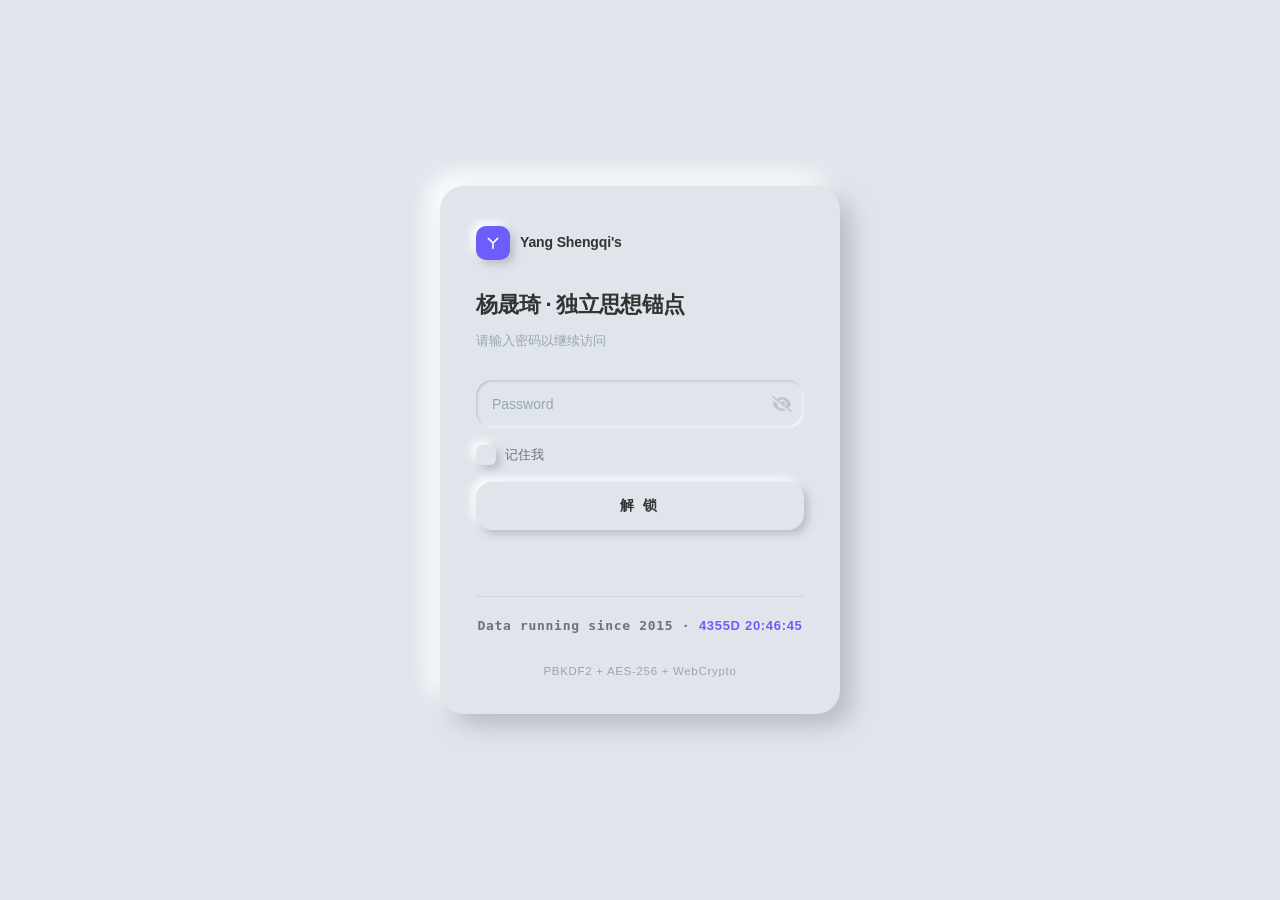
<file: index.html>
<!DOCTYPE html>
<html lang="zh-CN" class="staticrypt-html">
<head>
<meta charset="utf-8" />
<meta name="robots" content="noindex, nofollow, nosnippet, noarchive">
<title>杨晟琦 · 独立思想锚点</title>
<meta name="viewport" content="width=device-width, initial-scale=1" />
<meta http-equiv="cache-control" content="no-cache, no-store, must-revalidate" />
<meta http-equiv="expires" content="0" />
<meta http-equiv="pragma" content="no-cache" />
<style>
:root{
  --bg:#e0e5ec;
  --shadow-dark:#b8bcc2;
  --shadow-light:#ffffff;
  --accent:#6d5dfc;
  --text:#333333;
  --text-2:#6b7280;
  --text-3:#9aa3b5;
  --sh-out-xs:2px 2px 4px var(--shadow-dark),-2px -2px 4px var(--shadow-light);
  --sh-out-sm:4px 4px 8px var(--shadow-dark),-4px -4px 8px var(--shadow-light);
  --sh-out:8px 8px 16px var(--shadow-dark),-8px -8px 16px var(--shadow-light);
  --sh-out-lg:12px 12px 24px var(--shadow-dark),-12px -12px 24px var(--shadow-light);
  --sh-hover:2px 2px 4px var(--shadow-dark),-2px -2px 4px var(--shadow-light);
  --sh-in-xs:inset 1px 1px 3px var(--shadow-dark),inset -1px -1px 3px var(--shadow-light);
  --sh-in-sm:inset 3px 3px 6px var(--shadow-dark),inset -3px -3px 6px var(--shadow-light);
  --sh-in:inset 6px 6px 12px var(--shadow-dark),inset -6px -6px 12px var(--shadow-light);
  --r-sm:12px;--r-md:16px;--r-lg:24px;--r-full:999px;
  --t:300ms ease-in-out;
  --font:"Microsoft YaHei","PingFang SC","Hiragino Sans GB","Segoe UI",Roboto,Helvetica,Arial,"Noto Sans SC",sans-serif;
  --font-mono:ui-monospace,SFMono-Regular,"SF Mono",Menlo,Consolas,monospace;
}
*,*::before,*::after{box-sizing:border-box;font-family:var(--font);}
html,body{height:100%;margin:0;padding:0;}
body{background:var(--bg);color:var(--text);font-size:14px;line-height:1.7;-webkit-font-smoothing:antialiased;overflow:hidden;}
.hidden{display:none !important;}
#staticrypt_loading{position:fixed;inset:0;z-index:100;display:grid;place-items:center;background:var(--bg);}
.spinner{width:38px;height:38px;border-radius:50%;border:3px solid transparent;box-shadow:var(--sh-out-sm);background:var(--bg);position:relative;animation:spin .9s linear infinite;}
.spinner::after{content:"";position:absolute;inset:6px;border-radius:50%;border:3px solid transparent;border-top-color:var(--accent);animation:spin .9s linear infinite reverse;}
@keyframes spin{to{transform:rotate(360deg);}}
#staticrypt_content{position:relative;z-index:1;min-height:100%;display:grid;place-items:center;padding:24px;animation:fadeUp .6s var(--t) both;}
@keyframes fadeUp{from{opacity:0;transform:translateY(16px);}to{opacity:1;transform:translateY(0);}}
.card{position:relative;width:min(400px,100%);padding:40px 36px 32px;border-radius:var(--r-lg);background:var(--bg);box-shadow:var(--sh-out-lg);}
.brand{display:flex;align-items:center;gap:10px;margin-bottom:26px;}
.brand .mark{width:34px;height:34px;border-radius:10px;flex:0 0 auto;display:grid;place-items:center;background:var(--accent);box-shadow:var(--sh-out-sm);}
.brand .name{font-size:14px;font-weight:700;letter-spacing:-.01em;color:var(--text);}
.title{position:relative;margin:0 0 6px;font-size:22px;font-weight:800;letter-spacing:-.03em;color:var(--text);}
.sub{margin:0 0 28px;font-size:13px;color:var(--text-3);}
.form{display:flex;flex-direction:column;gap:14px;}
.pwd{position:relative;border-radius:var(--r-md);background:var(--bg);box-shadow:var(--sh-in);transition:box-shadow var(--t);}
.pwd:focus-within{box-shadow:var(--sh-in-xs);}
.pwd input{width:100%;height:48px;padding:0 48px 0 16px;border:0;outline:0;background:transparent;color:var(--text);font-size:14px;font-family:inherit;letter-spacing:.02em;}
.pwd input::placeholder{color:var(--text-3);letter-spacing:0;}
.staticrypt-toggle-password-visibility{position:absolute;top:50%;right:12px;width:20px;height:20px;padding:0;margin:0;transform:translateY(-50%);cursor:pointer;opacity:.45;transition:opacity var(--t),transform var(--t);filter:invert(60%) sepia(8%) saturate(400%) hue-rotate(180deg);}
.staticrypt-toggle-password-visibility:hover{opacity:1;transform:translateY(-50%) scale(1.08);}
.remember{display:flex;align-items:center;gap:9px;font-size:13px;color:var(--text-2);cursor:pointer;user-select:none;padding:2px 0;}
.remember input[type="checkbox"]{appearance:none;-webkit-appearance:none;width:20px;height:20px;margin:0;flex:0 0 auto;border-radius:6px;background:var(--bg);box-shadow:var(--sh-out-sm);cursor:pointer;position:relative;transition:box-shadow var(--t);}
.remember input[type="checkbox"]:hover{box-shadow:var(--sh-hover);}
.remember input[type="checkbox"]:checked{box-shadow:var(--sh-in-sm);}
.remember input[type="checkbox"]:checked::after{content:"";position:absolute;left:6px;top:2px;width:6px;height:11px;border:solid var(--accent);border-width:0 2px 2px 0;transform:rotate(45deg);}
.submit{position:relative;height:48px;border:0;border-radius:var(--r-md);background:var(--bg);color:var(--text);font-family:inherit;font-size:14px;font-weight:650;letter-spacing:.18em;cursor:pointer;box-shadow:var(--sh-out-sm);transition:box-shadow var(--t),color var(--t);}
.submit:hover{color:var(--accent);box-shadow:var(--sh-hover);}
.submit:active{box-shadow:var(--sh-in-sm);}
.err{min-height:18px;margin:10px 0 0;font-size:12.5px;line-height:1.5;text-align:center;color:#ef6b6b;}
.foot{margin-top:24px;padding-top:18px;border-top:1px solid rgba(184,188,194,.35);text-align:center;font-size:11.5px;letter-spacing:.06em;color:var(--text-3);}
.foot .timer{display:block;margin-bottom:6px;font-family:var(--font-mono);font-size:13px;font-weight:700;color:var(--text-2);}
.foot .timer #display{color:var(--accent);font-variant-numeric:tabular-nums;}
@media (max-width:480px){#staticrypt_content{padding:16px;}.card{padding:32px 24px 26px;}.title{font-size:20px;}}
@media (prefers-reduced-motion: reduce){*,*::before,*::after{animation-duration:.01ms !important;transition-duration:.01ms !important;}}
</style>
</head>
<body>

<div id="staticrypt_loading"><div class="spinner"></div></div>

<div id="staticrypt_content" class="hidden">
  <main class="card">
    <div class="brand">
      <span class="mark">
        <svg viewBox="0 0 24 24" width="16" height="16" fill="none" stroke="#fff" stroke-width="2.4" stroke-linecap="round" stroke-linejoin="round">
          <path d="M5 5 L12 12 L19 5 M12 12 L12 20"/>
        </svg>
      </span>
      <span class="name">Yang Shengqi's</span>
    </div>

    <h1 class="title">杨晟琦 · 独立思想锚点</h1>
    <p class="sub">请输入密码以继续访问</p>

    <form id="staticrypt-form" action="#" method="post" class="form">
      <div class="pwd">
        <input id="staticrypt-password" type="password" name="password"
               placeholder="Password" autofocus />
        <img class="staticrypt-toggle-password-visibility"
             tabindex="0" role="button"
             alt="显示密码"
             aria-label="显示密码"
             title="显示密码"
             onkeydown="if(event.key==='Enter'||event.key===' '){event.preventDefault();this.click();}"
             src="[data-uri]" />
      </div>

      <label id="staticrypt-remember-label" class="remember hidden">
        <input id="staticrypt-remember" type="checkbox" name="remember" />
        <span>记住我</span>
      </label>

      <button type="submit" class="submit"><span>解 锁</span></button>
      <p class="err" id="staticrypt-error" aria-live="polite"></p>
    </form>

    <div class="foot">
      <span class="timer">Data running since 2015 · <span id="display">--</span></span>
      <br>PBKDF2 + AES-256 + WebCrypto
    </div>
  </main>
</div>

<!-- 加密JS开始 -->
<script>
window.STATICRYPT_CONFIG = {"payload":"[base64]","salt":"63822e0ade76ccd9639def717108f7d6","remember":true,"rememberDays":0,"error":"密码错误，请重试","toggleShow":"显示密码","toggleHide":"隐藏密码"};
</script>
<script>
(function (global) {
  'use strict';

  var cryptoObj = global.crypto;
  var subtle = cryptoObj.subtle;
  var IV_BITS = 128;
  var HEX_BITS = 4;
  var ALGO = 'AES-CBC';

  var Hex = {
    parse: function (hexString) {
      if (hexString.length % 2 !== 0) throw new Error('Invalid hexString');
      var buf = new Uint8Array(hexString.length / 2);
      for (var i = 0; i < hexString.length; i += 2) {
        var v = parseInt(hexString.substring(i, i + 2), 16);
        if (isNaN(v)) throw new Error('Invalid hexString');
        buf[i / 2] = v;
      }
      return buf;
    },
    stringify: function (bytes) {
      var out = [];
      for (var i = 0; i < bytes.length; ++i) {
        var s = bytes[i].toString(16);
        if (s.length < 2) s = '0' + s;
        out.push(s);
      }
      return out.join('');
    }
  };

  var Utf8 = {
    parse: function (str) { return new TextEncoder().encode(str); },
    stringify: function (bytes) { return new TextDecoder().decode(bytes); }
  };

  function pbkdf2(password, salt, iterations, hashAlgorithm) {
    return subtle
      .importKey('raw', Utf8.parse(password), 'PBKDF2', false, ['deriveBits'])
      .then(function (key) {
        return subtle.deriveBits(
          { name: 'PBKDF2', hash: hashAlgorithm, iterations: iterations, salt: Utf8.parse(salt) },
          key, 256
        );
      })
      .then(function (bits) { return Hex.stringify(new Uint8Array(bits)); });
  }

  function hashLegacyRound(p, s) { return pbkdf2(p, s, 1000, 'SHA-1'); }
  function hashSecondRound(p, s) { return pbkdf2(p, s, 14000, 'SHA-256'); }
  function hashThirdRound(p, s)  { return pbkdf2(p, s, 585000, 'SHA-256'); }

  function hashPassword(password, salt) {
    return hashLegacyRound(password, salt)
      .then(function (hp) { return hashSecondRound(hp, salt); })
      .then(function (hp) { return hashThirdRound(hp, salt); });
  }

  function encrypt(msg, hashedPassword) {
    var iv = cryptoObj.getRandomValues(new Uint8Array(IV_BITS / 8));
    return subtle
      .importKey('raw', Hex.parse(hashedPassword), ALGO, false, ['encrypt'])
      .then(function (key) { return subtle.encrypt({ name: ALGO, iv: iv }, key, Utf8.parse(msg)); })
      .then(function (enc) { return Hex.stringify(iv) + Hex.stringify(new Uint8Array(enc)); });
  }

  function decrypt(encryptedMsg, hashedPassword) {
    var ivLen = IV_BITS / HEX_BITS;
    var iv = Hex.parse(encryptedMsg.substring(0, ivLen));
    var enc = encryptedMsg.substring(ivLen);
    return subtle
      .importKey('raw', Hex.parse(hashedPassword), ALGO, false, ['decrypt'])
      .then(function (key) { return subtle.decrypt({ name: ALGO, iv: iv }, key, Hex.parse(enc)); })
      .then(function (buf) { return Utf8.stringify(new Uint8Array(buf)); });
  }

  function signMessage(hashedPassword, message) {
    return subtle
      .importKey('raw', Hex.parse(hashedPassword), { name: 'HMAC', hash: 'SHA-256' }, false, ['sign'])
      .then(function (key) { return subtle.sign('HMAC', key, Utf8.parse(message)); })
      .then(function (sig) { return Hex.stringify(new Uint8Array(sig)); });
  }

  function generateRandomSalt() {
    return Hex.stringify(cryptoObj.getRandomValues(new Uint8Array(16)));
  }

  function encode(msg, password, salt) {
    return hashPassword(password, salt).then(function (hp) {
      return encrypt(msg, hp).then(function (enc) {
        return signMessage(hp, enc).then(function (hmac) { return hmac + enc; });
      });
    });
  }

  function decode(signedMsg, hashedPassword, salt, attempt, originalPassword) {
    attempt = attempt || 0;
    originalPassword = originalPassword || '';
    var encHMAC = signedMsg.substring(0, 64);
    var encMsg = signedMsg.substring(64);
    return signMessage(hashedPassword, encMsg).then(function (decHMAC) {
      if (decHMAC !== encHMAC) {
        originalPassword = originalPassword || hashedPassword;
        if (attempt === 0) {
          return hashThirdRound(originalPassword, salt).then(function (hp) {
            return decode(signedMsg, hp, salt, attempt + 1, originalPassword);
          });
        }
        if (attempt === 1) {
          return hashSecondRound(originalPassword, salt).then(function (hp) {
            return hashThirdRound(hp, salt);
          }).then(function (hp) {
            return decode(signedMsg, hp, salt, attempt + 1, originalPassword);
          });
        }
        return { success: false, message: 'Signature mismatch' };
      }
      return decrypt(encMsg, hashedPassword).then(function (plain) {
        return { success: true, decoded: plain };
      });
    });
  }

  global.StatiCryptEngine = {
    encode: encode,
    decode: decode,
    hashPassword: hashPassword,
    generateRandomSalt: generateRandomSalt
  };
})(window);
</script>
<script>
(function () {
  'use strict';
  var cfg = window.STATICRYPT_CONFIG;
  var eng = window.StatiCryptEngine;
  var form = document.getElementById('staticrypt-form');
  var loading = document.getElementById('staticrypt_loading');
  var content = document.getElementById('staticrypt_content');
  var errEl = document.getElementById('staticrypt-error');
  var pwInput = document.getElementById('staticrypt-password');
  var rememberLabel = document.getElementById('staticrypt-remember-label');
  var rememberBox = document.getElementById('staticrypt-remember');
  var toggleIcon = document.querySelector('.staticrypt-toggle-password-visibility');
  var EXP_KEY = 'staticrypt_expiration';
  var PW_KEY = 'staticrypt_passphrase';

  function clearLS() {
    try { localStorage.removeItem(PW_KEY); localStorage.removeItem(EXP_KEY); } catch (e) {}
  }
  function logoutIfNeeded() {
    var q = new URLSearchParams(location.search);
    if (q.has('staticrypt_logout')) { clearLS(); return true; }
    if (location.hash.indexOf('staticrypt_logout') > -1) { clearLS(); return true; }
    return false;
  }
  function replaceHtml(html) {
    document.open(); document.write(html); document.close();
  }
  function tryDecrypt(hash, remember) {
    return eng.decode(cfg.payload, hash, cfg.salt).then(function (r) {
      if (!r.success) return { ok: false };
      replaceHtml(r.decoded);
      if (cfg.remember && remember) {
        try {
          localStorage.setItem(PW_KEY, hash);
          if (cfg.rememberDays > 0) {
            localStorage.setItem(EXP_KEY, String(Date.now() + cfg.rememberDays * 864e5));
          }
        } catch (e) {}
      }
      return { ok: true };
    });
  }
  function fromRemember() {
    if (logoutIfNeeded()) return Promise.resolve(false);
    if (cfg.rememberDays > 0) {
      var ex = null;
      try { ex = localStorage.getItem(EXP_KEY); } catch (e) {}
      if (ex && Date.now() > parseInt(ex, 10)) { clearLS(); return Promise.resolve(false); }
    }
    var hp = null;
    try { hp = localStorage.getItem(PW_KEY); } catch (e) {}
    if (!hp) return Promise.resolve(false);
    return tryDecrypt(hp, false).then(function (r) {
      if (!r.ok) { clearLS(); return false; }
      return true;
    });
  }
  function fromUrl() {
    var q = new URLSearchParams(location.search);
    var frag = location.hash.substring(1);
    var m = frag.match(/staticrypt_pwd=([^&]*)/);
    var hp = m ? decodeURIComponent(m[1]) : q.get('staticrypt_pwd');
    if (!hp) return Promise.resolve(false);
    var rm = frag.indexOf('remember_me') > -1 || q.has('remember_me');
    return tryDecrypt(hp, rm).then(function (r) { return r.ok; });
  }
  function onLoad() {
    return fromUrl().then(function (ok) { return ok || fromRemember(); });
  }
  function showForm() {
    if (loading) loading.classList.add('hidden');
    if (content) content.classList.remove('hidden');
    if (rememberLabel && cfg.remember) rememberLabel.classList.remove('hidden');
    if (pwInput) pwInput.focus();
  }
  function hashAndTry(password) {
    return eng.hashPassword(password, cfg.salt).then(function (hp) {
      return tryDecrypt(hp, rememberBox ? rememberBox.checked : false);
    });
  }

  var EYE_CLOSED = '[data-uri]';
  var EYE_OPEN = '[data-uri]';

  if (toggleIcon && pwInput) {
    toggleIcon.addEventListener('click', function () {
      if (pwInput.type === 'password') {
        pwInput.type = 'text';
        toggleIcon.src = EYE_OPEN;
        toggleIcon.alt = cfg.toggleHide;
        toggleIcon.title = cfg.toggleHide;
      } else {
        pwInput.type = 'password';
        toggleIcon.src = EYE_CLOSED;
        toggleIcon.alt = cfg.toggleShow;
        toggleIcon.title = cfg.toggleShow;
      }
    });
  }

  if (form) {
    form.addEventListener('submit', function (e) {
      e.preventDefault();
      var pw = pwInput ? pwInput.value : '';
      if (!pw) { if (errEl) errEl.textContent = cfg.error; return; }
      if (errEl) errEl.textContent = '';
      var btn = form.querySelector('button[type="submit"]');
      var old = btn ? btn.textContent : '';
      if (btn) { btn.disabled = true; btn.textContent = '...'; }
      hashAndTry(pw).then(function (r) {
        if (!r.ok) {
          if (errEl) errEl.textContent = cfg.error;
          if (btn) { btn.disabled = false; btn.textContent = old; }
        }
      }).catch(function () {
        if (errEl) errEl.textContent = cfg.error;
        if (btn) { btn.disabled = false; btn.textContent = old; }
      });
    });
  }

  onLoad().then(function (done) {
    if (done) return;
    showForm();
  }).catch(function () { showForm(); });
})();
</script>
<!-- 加密JS结束 -->

<script>
(function(){
  'use strict';
  var startDate = new Date(2015, 0, 1, 0, 0, 0);
  var display = document.getElementById('display');
  if (!display) return;
  function pad(n){ return String(n).padStart(2, '0'); }
  function format(ms){
    var s = Math.floor(ms / 1000);
    var d = Math.floor(s / 86400);
    var h = Math.floor((s % 86400) / 3600);
    var m = Math.floor((s % 3600) / 60);
    var ss = s % 60;
    return d + 'D ' + pad(h) + ':' + pad(m) + ':' + pad(ss);
  }
  function render(){ display.textContent = format(Date.now() - startDate.getTime()); }
  render();
  setInterval(render, 1000);
})();
</script>

</body>
</html>
</file>
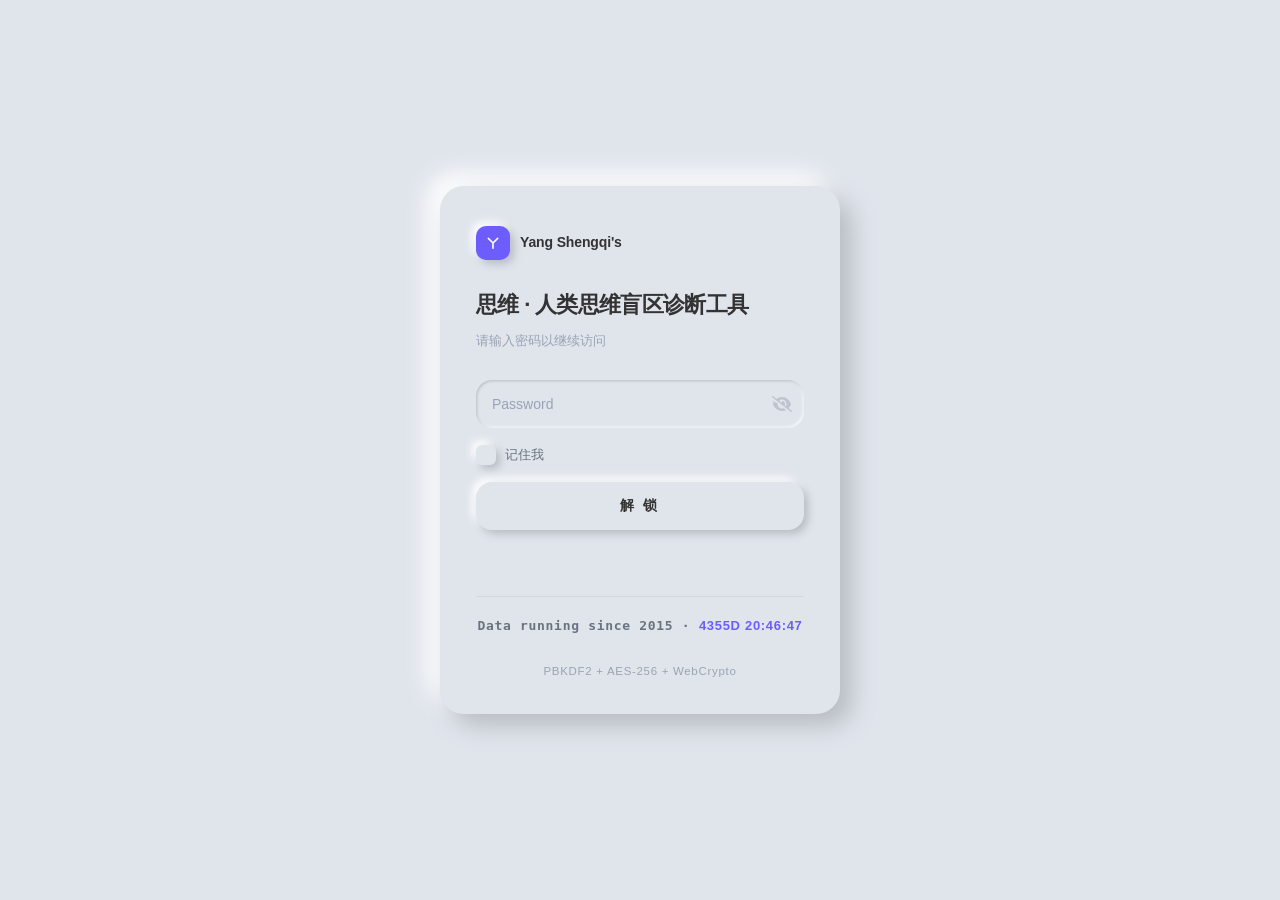
<file: blind-spot-diagnosis.html>
<!DOCTYPE html>
<html lang="zh-CN" class="staticrypt-html">
<head>
<meta charset="utf-8" />
<meta name="robots" content="noindex, nofollow, nosnippet, noarchive">
<title>思维 · 人类思维盲区诊断工具</title>
<meta name="viewport" content="width=device-width, initial-scale=1" />
<meta http-equiv="cache-control" content="no-cache, no-store, must-revalidate" />
<meta http-equiv="expires" content="0" />
<meta http-equiv="pragma" content="no-cache" />
<style>
:root{
  --bg:#e0e5ec;
  --shadow-dark:#b8bcc2;
  --shadow-light:#ffffff;
  --accent:#6d5dfc;
  --text:#333333;
  --text-2:#6b7280;
  --text-3:#9aa3b5;
  --sh-out-xs:2px 2px 4px var(--shadow-dark),-2px -2px 4px var(--shadow-light);
  --sh-out-sm:4px 4px 8px var(--shadow-dark),-4px -4px 8px var(--shadow-light);
  --sh-out:8px 8px 16px var(--shadow-dark),-8px -8px 16px var(--shadow-light);
  --sh-out-lg:12px 12px 24px var(--shadow-dark),-12px -12px 24px var(--shadow-light);
  --sh-hover:2px 2px 4px var(--shadow-dark),-2px -2px 4px var(--shadow-light);
  --sh-in-xs:inset 1px 1px 3px var(--shadow-dark),inset -1px -1px 3px var(--shadow-light);
  --sh-in-sm:inset 3px 3px 6px var(--shadow-dark),inset -3px -3px 6px var(--shadow-light);
  --sh-in:inset 6px 6px 12px var(--shadow-dark),inset -6px -6px 12px var(--shadow-light);
  --r-sm:12px;--r-md:16px;--r-lg:24px;--r-full:999px;
  --t:300ms ease-in-out;
  --font:"Microsoft YaHei","PingFang SC","Hiragino Sans GB","Segoe UI",Roboto,Helvetica,Arial,"Noto Sans SC",sans-serif;
  --font-mono:ui-monospace,SFMono-Regular,"SF Mono",Menlo,Consolas,monospace;
}
*,*::before,*::after{box-sizing:border-box;font-family:var(--font);}
html,body{height:100%;margin:0;padding:0;}
body{background:var(--bg);color:var(--text);font-size:14px;line-height:1.7;-webkit-font-smoothing:antialiased;overflow:hidden;}
.hidden{display:none !important;}
#staticrypt_loading{position:fixed;inset:0;z-index:100;display:grid;place-items:center;background:var(--bg);}
.spinner{width:38px;height:38px;border-radius:50%;border:3px solid transparent;box-shadow:var(--sh-out-sm);background:var(--bg);position:relative;animation:spin .9s linear infinite;}
.spinner::after{content:"";position:absolute;inset:6px;border-radius:50%;border:3px solid transparent;border-top-color:var(--accent);animation:spin .9s linear infinite reverse;}
@keyframes spin{to{transform:rotate(360deg);}}
#staticrypt_content{position:relative;z-index:1;min-height:100%;display:grid;place-items:center;padding:24px;animation:fadeUp .6s var(--t) both;}
@keyframes fadeUp{from{opacity:0;transform:translateY(16px);}to{opacity:1;transform:translateY(0);}}
.card{position:relative;width:min(400px,100%);padding:40px 36px 32px;border-radius:var(--r-lg);background:var(--bg);box-shadow:var(--sh-out-lg);}
.brand{display:flex;align-items:center;gap:10px;margin-bottom:26px;}
.brand .mark{width:34px;height:34px;border-radius:10px;flex:0 0 auto;display:grid;place-items:center;background:var(--accent);box-shadow:var(--sh-out-sm);}
.brand .name{font-size:14px;font-weight:700;letter-spacing:-.01em;color:var(--text);}
.title{position:relative;margin:0 0 6px;font-size:22px;font-weight:800;letter-spacing:-.03em;color:var(--text);}
.sub{margin:0 0 28px;font-size:13px;color:var(--text-3);}
.form{display:flex;flex-direction:column;gap:14px;}
.pwd{position:relative;border-radius:var(--r-md);background:var(--bg);box-shadow:var(--sh-in);transition:box-shadow var(--t);}
.pwd:focus-within{box-shadow:var(--sh-in-xs);}
.pwd input{width:100%;height:48px;padding:0 48px 0 16px;border:0;outline:0;background:transparent;color:var(--text);font-size:14px;font-family:inherit;letter-spacing:.02em;}
.pwd input::placeholder{color:var(--text-3);letter-spacing:0;}
.staticrypt-toggle-password-visibility{position:absolute;top:50%;right:12px;width:20px;height:20px;padding:0;margin:0;transform:translateY(-50%);cursor:pointer;opacity:.45;transition:opacity var(--t),transform var(--t);filter:invert(60%) sepia(8%) saturate(400%) hue-rotate(180deg);}
.staticrypt-toggle-password-visibility:hover{opacity:1;transform:translateY(-50%) scale(1.08);}
.remember{display:flex;align-items:center;gap:9px;font-size:13px;color:var(--text-2);cursor:pointer;user-select:none;padding:2px 0;}
.remember input[type="checkbox"]{appearance:none;-webkit-appearance:none;width:20px;height:20px;margin:0;flex:0 0 auto;border-radius:6px;background:var(--bg);box-shadow:var(--sh-out-sm);cursor:pointer;position:relative;transition:box-shadow var(--t);}
.remember input[type="checkbox"]:hover{box-shadow:var(--sh-hover);}
.remember input[type="checkbox"]:checked{box-shadow:var(--sh-in-sm);}
.remember input[type="checkbox"]:checked::after{content:"";position:absolute;left:6px;top:2px;width:6px;height:11px;border:solid var(--accent);border-width:0 2px 2px 0;transform:rotate(45deg);}
.submit{position:relative;height:48px;border:0;border-radius:var(--r-md);background:var(--bg);color:var(--text);font-family:inherit;font-size:14px;font-weight:650;letter-spacing:.18em;cursor:pointer;box-shadow:var(--sh-out-sm);transition:box-shadow var(--t),color var(--t);}
.submit:hover{color:var(--accent);box-shadow:var(--sh-hover);}
.submit:active{box-shadow:var(--sh-in-sm);}
.err{min-height:18px;margin:10px 0 0;font-size:12.5px;line-height:1.5;text-align:center;color:#ef6b6b;}
.foot{margin-top:24px;padding-top:18px;border-top:1px solid rgba(184,188,194,.35);text-align:center;font-size:11.5px;letter-spacing:.06em;color:var(--text-3);}
.foot .timer{display:block;margin-bottom:6px;font-family:var(--font-mono);font-size:13px;font-weight:700;color:var(--text-2);}
.foot .timer #display{color:var(--accent);font-variant-numeric:tabular-nums;}
@media (max-width:480px){#staticrypt_content{padding:16px;}.card{padding:32px 24px 26px;}.title{font-size:20px;}}
@media (prefers-reduced-motion: reduce){*,*::before,*::after{animation-duration:.01ms !important;transition-duration:.01ms !important;}}
</style>
</head>
<body>

<div id="staticrypt_loading"><div class="spinner"></div></div>

<div id="staticrypt_content" class="hidden">
  <main class="card">
    <div class="brand">
      <span class="mark">
        <svg viewBox="0 0 24 24" width="16" height="16" fill="none" stroke="#fff" stroke-width="2.4" stroke-linecap="round" stroke-linejoin="round">
          <path d="M5 5 L12 12 L19 5 M12 12 L12 20"/>
        </svg>
      </span>
      <span class="name">Yang Shengqi's</span>
    </div>

    <h1 class="title">思维 · 人类思维盲区诊断工具</h1>
    <p class="sub">请输入密码以继续访问</p>

    <form id="staticrypt-form" action="#" method="post" class="form">
      <div class="pwd">
        <input id="staticrypt-password" type="password" name="password"
               placeholder="Password" autofocus />
        <img class="staticrypt-toggle-password-visibility"
             tabindex="0" role="button"
             alt="显示密码"
             aria-label="显示密码"
             title="显示密码"
             onkeydown="if(event.key==='Enter'||event.key===' '){event.preventDefault();this.click();}"
             src="[data-uri]" />
      </div>

      <label id="staticrypt-remember-label" class="remember hidden">
        <input id="staticrypt-remember" type="checkbox" name="remember" />
        <span>记住我</span>
      </label>

      <button type="submit" class="submit"><span>解 锁</span></button>
      <p class="err" id="staticrypt-error" aria-live="polite"></p>
    </form>

    <div class="foot">
      <span class="timer">Data running since 2015 · <span id="display">--</span></span>
      <br>PBKDF2 + AES-256 + WebCrypto
    </div>
  </main>
</div>

<!-- 加密JS开始 -->
<script>
window.STATICRYPT_CONFIG = {"payload":"[base64]","salt":"ae3ad6ac6b56636cdd60af1e84e72b14","remember":true,"rememberDays":0,"error":"密码错误，请重试","toggleShow":"显示密码","toggleHide":"隐藏密码"};
</script>
<script>
(function (global) {
  'use strict';

  var cryptoObj = global.crypto;
  var subtle = cryptoObj.subtle;
  var IV_BITS = 128;
  var HEX_BITS = 4;
  var ALGO = 'AES-CBC';

  var Hex = {
    parse: function (hexString) {
      if (hexString.length % 2 !== 0) throw new Error('Invalid hexString');
      var buf = new Uint8Array(hexString.length / 2);
      for (var i = 0; i < hexString.length; i += 2) {
        var v = parseInt(hexString.substring(i, i + 2), 16);
        if (isNaN(v)) throw new Error('Invalid hexString');
        buf[i / 2] = v;
      }
      return buf;
    },
    stringify: function (bytes) {
      var out = [];
      for (var i = 0; i < bytes.length; ++i) {
        var s = bytes[i].toString(16);
        if (s.length < 2) s = '0' + s;
        out.push(s);
      }
      return out.join('');
    }
  };

  var Utf8 = {
    parse: function (str) { return new TextEncoder().encode(str); },
    stringify: function (bytes) { return new TextDecoder().decode(bytes); }
  };

  function pbkdf2(password, salt, iterations, hashAlgorithm) {
    return subtle
      .importKey('raw', Utf8.parse(password), 'PBKDF2', false, ['deriveBits'])
      .then(function (key) {
        return subtle.deriveBits(
          { name: 'PBKDF2', hash: hashAlgorithm, iterations: iterations, salt: Utf8.parse(salt) },
          key, 256
        );
      })
      .then(function (bits) { return Hex.stringify(new Uint8Array(bits)); });
  }

  function hashLegacyRound(p, s) { return pbkdf2(p, s, 1000, 'SHA-1'); }
  function hashSecondRound(p, s) { return pbkdf2(p, s, 14000, 'SHA-256'); }
  function hashThirdRound(p, s)  { return pbkdf2(p, s, 585000, 'SHA-256'); }

  function hashPassword(password, salt) {
    return hashLegacyRound(password, salt)
      .then(function (hp) { return hashSecondRound(hp, salt); })
      .then(function (hp) { return hashThirdRound(hp, salt); });
  }

  function encrypt(msg, hashedPassword) {
    var iv = cryptoObj.getRandomValues(new Uint8Array(IV_BITS / 8));
    return subtle
      .importKey('raw', Hex.parse(hashedPassword), ALGO, false, ['encrypt'])
      .then(function (key) { return subtle.encrypt({ name: ALGO, iv: iv }, key, Utf8.parse(msg)); })
      .then(function (enc) { return Hex.stringify(iv) + Hex.stringify(new Uint8Array(enc)); });
  }

  function decrypt(encryptedMsg, hashedPassword) {
    var ivLen = IV_BITS / HEX_BITS;
    var iv = Hex.parse(encryptedMsg.substring(0, ivLen));
    var enc = encryptedMsg.substring(ivLen);
    return subtle
      .importKey('raw', Hex.parse(hashedPassword), ALGO, false, ['decrypt'])
      .then(function (key) { return subtle.decrypt({ name: ALGO, iv: iv }, key, Hex.parse(enc)); })
      .then(function (buf) { return Utf8.stringify(new Uint8Array(buf)); });
  }

  function signMessage(hashedPassword, message) {
    return subtle
      .importKey('raw', Hex.parse(hashedPassword), { name: 'HMAC', hash: 'SHA-256' }, false, ['sign'])
      .then(function (key) { return subtle.sign('HMAC', key, Utf8.parse(message)); })
      .then(function (sig) { return Hex.stringify(new Uint8Array(sig)); });
  }

  function generateRandomSalt() {
    return Hex.stringify(cryptoObj.getRandomValues(new Uint8Array(16)));
  }

  function encode(msg, password, salt) {
    return hashPassword(password, salt).then(function (hp) {
      return encrypt(msg, hp).then(function (enc) {
        return signMessage(hp, enc).then(function (hmac) { return hmac + enc; });
      });
    });
  }

  function decode(signedMsg, hashedPassword, salt, attempt, originalPassword) {
    attempt = attempt || 0;
    originalPassword = originalPassword || '';
    var encHMAC = signedMsg.substring(0, 64);
    var encMsg = signedMsg.substring(64);
    return signMessage(hashedPassword, encMsg).then(function (decHMAC) {
      if (decHMAC !== encHMAC) {
        originalPassword = originalPassword || hashedPassword;
        if (attempt === 0) {
          return hashThirdRound(originalPassword, salt).then(function (hp) {
            return decode(signedMsg, hp, salt, attempt + 1, originalPassword);
          });
        }
        if (attempt === 1) {
          return hashSecondRound(originalPassword, salt).then(function (hp) {
            return hashThirdRound(hp, salt);
          }).then(function (hp) {
            return decode(signedMsg, hp, salt, attempt + 1, originalPassword);
          });
        }
        return { success: false, message: 'Signature mismatch' };
      }
      return decrypt(encMsg, hashedPassword).then(function (plain) {
        return { success: true, decoded: plain };
      });
    });
  }

  global.StatiCryptEngine = {
    encode: encode,
    decode: decode,
    hashPassword: hashPassword,
    generateRandomSalt: generateRandomSalt
  };
})(window);
</script>
<script>
(function () {
  'use strict';
  var cfg = window.STATICRYPT_CONFIG;
  var eng = window.StatiCryptEngine;
  var form = document.getElementById('staticrypt-form');
  var loading = document.getElementById('staticrypt_loading');
  var content = document.getElementById('staticrypt_content');
  var errEl = document.getElementById('staticrypt-error');
  var pwInput = document.getElementById('staticrypt-password');
  var rememberLabel = document.getElementById('staticrypt-remember-label');
  var rememberBox = document.getElementById('staticrypt-remember');
  var toggleIcon = document.querySelector('.staticrypt-toggle-password-visibility');
  var EXP_KEY = 'staticrypt_expiration';
  var PW_KEY = 'staticrypt_passphrase';

  function clearLS() {
    try { localStorage.removeItem(PW_KEY); localStorage.removeItem(EXP_KEY); } catch (e) {}
  }
  function logoutIfNeeded() {
    var q = new URLSearchParams(location.search);
    if (q.has('staticrypt_logout')) { clearLS(); return true; }
    if (location.hash.indexOf('staticrypt_logout') > -1) { clearLS(); return true; }
    return false;
  }
  function replaceHtml(html) {
    document.open(); document.write(html); document.close();
  }
  function tryDecrypt(hash, remember) {
    return eng.decode(cfg.payload, hash, cfg.salt).then(function (r) {
      if (!r.success) return { ok: false };
      replaceHtml(r.decoded);
      if (cfg.remember && remember) {
        try {
          localStorage.setItem(PW_KEY, hash);
          if (cfg.rememberDays > 0) {
            localStorage.setItem(EXP_KEY, String(Date.now() + cfg.rememberDays * 864e5));
          }
        } catch (e) {}
      }
      return { ok: true };
    });
  }
  function fromRemember() {
    if (logoutIfNeeded()) return Promise.resolve(false);
    if (cfg.rememberDays > 0) {
      var ex = null;
      try { ex = localStorage.getItem(EXP_KEY); } catch (e) {}
      if (ex && Date.now() > parseInt(ex, 10)) { clearLS(); return Promise.resolve(false); }
    }
    var hp = null;
    try { hp = localStorage.getItem(PW_KEY); } catch (e) {}
    if (!hp) return Promise.resolve(false);
    return tryDecrypt(hp, false).then(function (r) {
      if (!r.ok) { clearLS(); return false; }
      return true;
    });
  }
  function fromUrl() {
    var q = new URLSearchParams(location.search);
    var frag = location.hash.substring(1);
    var m = frag.match(/staticrypt_pwd=([^&]*)/);
    var hp = m ? decodeURIComponent(m[1]) : q.get('staticrypt_pwd');
    if (!hp) return Promise.resolve(false);
    var rm = frag.indexOf('remember_me') > -1 || q.has('remember_me');
    return tryDecrypt(hp, rm).then(function (r) { return r.ok; });
  }
  function onLoad() {
    return fromUrl().then(function (ok) { return ok || fromRemember(); });
  }
  function showForm() {
    if (loading) loading.classList.add('hidden');
    if (content) content.classList.remove('hidden');
    if (rememberLabel && cfg.remember) rememberLabel.classList.remove('hidden');
    if (pwInput) pwInput.focus();
  }
  function hashAndTry(password) {
    return eng.hashPassword(password, cfg.salt).then(function (hp) {
      return tryDecrypt(hp, rememberBox ? rememberBox.checked : false);
    });
  }

  var EYE_CLOSED = '[data-uri]';
  var EYE_OPEN = '[data-uri]';

  if (toggleIcon && pwInput) {
    toggleIcon.addEventListener('click', function () {
      if (pwInput.type === 'password') {
        pwInput.type = 'text';
        toggleIcon.src = EYE_OPEN;
        toggleIcon.alt = cfg.toggleHide;
        toggleIcon.title = cfg.toggleHide;
      } else {
        pwInput.type = 'password';
        toggleIcon.src = EYE_CLOSED;
        toggleIcon.alt = cfg.toggleShow;
        toggleIcon.title = cfg.toggleShow;
      }
    });
  }

  if (form) {
    form.addEventListener('submit', function (e) {
      e.preventDefault();
      var pw = pwInput ? pwInput.value : '';
      if (!pw) { if (errEl) errEl.textContent = cfg.error; return; }
      if (errEl) errEl.textContent = '';
      var btn = form.querySelector('button[type="submit"]');
      var old = btn ? btn.textContent : '';
      if (btn) { btn.disabled = true; btn.textContent = '...'; }
      hashAndTry(pw).then(function (r) {
        if (!r.ok) {
          if (errEl) errEl.textContent = cfg.error;
          if (btn) { btn.disabled = false; btn.textContent = old; }
        }
      }).catch(function () {
        if (errEl) errEl.textContent = cfg.error;
        if (btn) { btn.disabled = false; btn.textContent = old; }
      });
    });
  }

  onLoad().then(function (done) {
    if (done) return;
    showForm();
  }).catch(function () { showForm(); });
})();
</script>
<!-- 加密JS结束 -->

<script>
(function(){
  'use strict';
  var startDate = new Date(2015, 0, 1, 0, 0, 0);
  var display = document.getElementById('display');
  if (!display) return;
  function pad(n){ return String(n).padStart(2, '0'); }
  function format(ms){
    var s = Math.floor(ms / 1000);
    var d = Math.floor(s / 86400);
    var h = Math.floor((s % 86400) / 3600);
    var m = Math.floor((s % 3600) / 60);
    var ss = s % 60;
    return d + 'D ' + pad(h) + ':' + pad(m) + ':' + pad(ss);
  }
  function render(){ display.textContent = format(Date.now() - startDate.getTime()); }
  render();
  setInterval(render, 1000);
})();
</script>

</body>
</html>
</file>
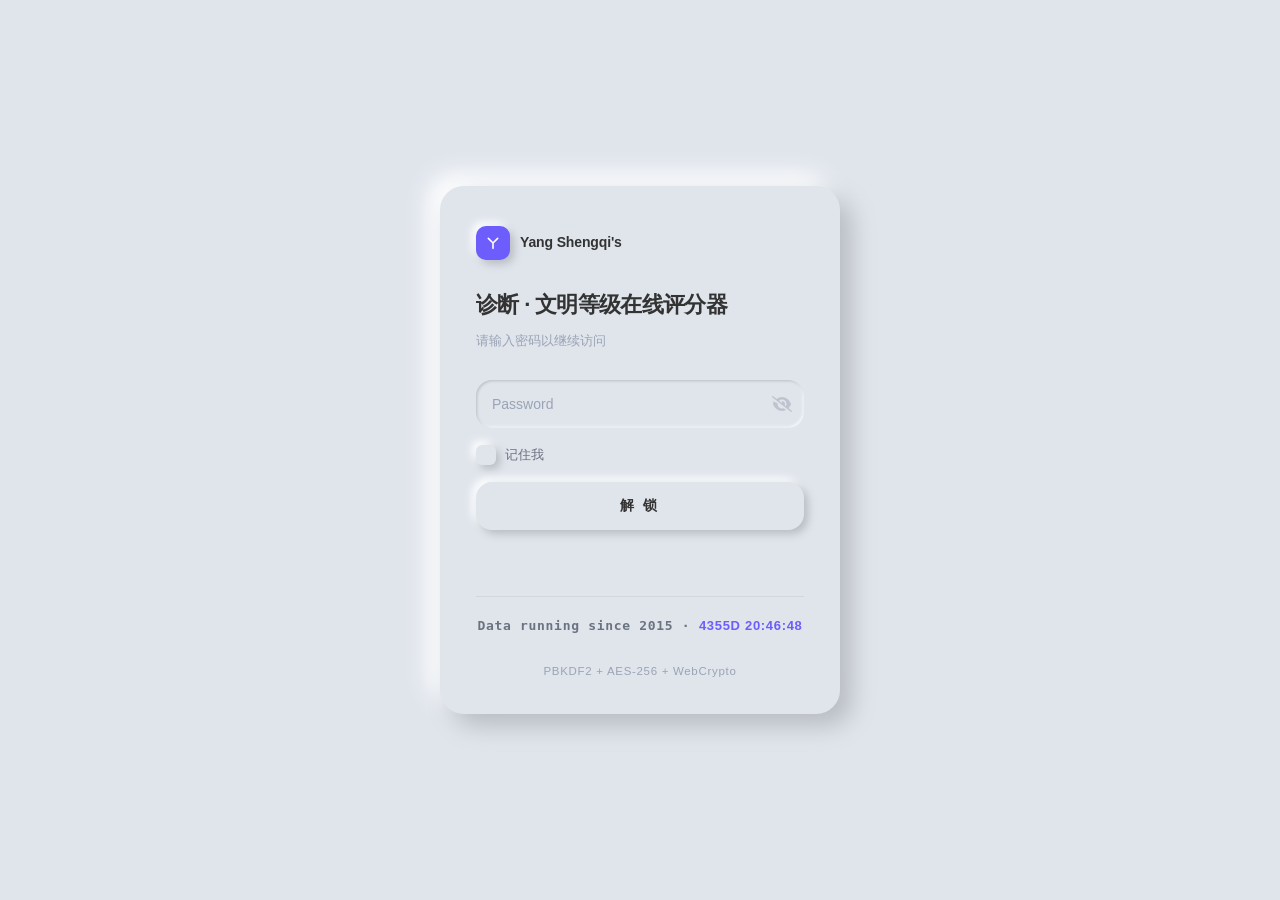
<file: civilization-level-scorer.html>
<!DOCTYPE html>
<html lang="zh-CN" class="staticrypt-html">
<head>
<meta charset="utf-8" />
<meta name="robots" content="noindex, nofollow, nosnippet, noarchive">
<title>诊断 · 文明等级在线评分器</title>
<meta name="viewport" content="width=device-width, initial-scale=1" />
<meta http-equiv="cache-control" content="no-cache, no-store, must-revalidate" />
<meta http-equiv="expires" content="0" />
<meta http-equiv="pragma" content="no-cache" />
<style>
:root{
  --bg:#e0e5ec;
  --shadow-dark:#b8bcc2;
  --shadow-light:#ffffff;
  --accent:#6d5dfc;
  --text:#333333;
  --text-2:#6b7280;
  --text-3:#9aa3b5;
  --sh-out-xs:2px 2px 4px var(--shadow-dark),-2px -2px 4px var(--shadow-light);
  --sh-out-sm:4px 4px 8px var(--shadow-dark),-4px -4px 8px var(--shadow-light);
  --sh-out:8px 8px 16px var(--shadow-dark),-8px -8px 16px var(--shadow-light);
  --sh-out-lg:12px 12px 24px var(--shadow-dark),-12px -12px 24px var(--shadow-light);
  --sh-hover:2px 2px 4px var(--shadow-dark),-2px -2px 4px var(--shadow-light);
  --sh-in-xs:inset 1px 1px 3px var(--shadow-dark),inset -1px -1px 3px var(--shadow-light);
  --sh-in-sm:inset 3px 3px 6px var(--shadow-dark),inset -3px -3px 6px var(--shadow-light);
  --sh-in:inset 6px 6px 12px var(--shadow-dark),inset -6px -6px 12px var(--shadow-light);
  --r-sm:12px;--r-md:16px;--r-lg:24px;--r-full:999px;
  --t:300ms ease-in-out;
  --font:"Microsoft YaHei","PingFang SC","Hiragino Sans GB","Segoe UI",Roboto,Helvetica,Arial,"Noto Sans SC",sans-serif;
  --font-mono:ui-monospace,SFMono-Regular,"SF Mono",Menlo,Consolas,monospace;
}
*,*::before,*::after{box-sizing:border-box;font-family:var(--font);}
html,body{height:100%;margin:0;padding:0;}
body{background:var(--bg);color:var(--text);font-size:14px;line-height:1.7;-webkit-font-smoothing:antialiased;overflow:hidden;}
.hidden{display:none !important;}
#staticrypt_loading{position:fixed;inset:0;z-index:100;display:grid;place-items:center;background:var(--bg);}
.spinner{width:38px;height:38px;border-radius:50%;border:3px solid transparent;box-shadow:var(--sh-out-sm);background:var(--bg);position:relative;animation:spin .9s linear infinite;}
.spinner::after{content:"";position:absolute;inset:6px;border-radius:50%;border:3px solid transparent;border-top-color:var(--accent);animation:spin .9s linear infinite reverse;}
@keyframes spin{to{transform:rotate(360deg);}}
#staticrypt_content{position:relative;z-index:1;min-height:100%;display:grid;place-items:center;padding:24px;animation:fadeUp .6s var(--t) both;}
@keyframes fadeUp{from{opacity:0;transform:translateY(16px);}to{opacity:1;transform:translateY(0);}}
.card{position:relative;width:min(400px,100%);padding:40px 36px 32px;border-radius:var(--r-lg);background:var(--bg);box-shadow:var(--sh-out-lg);}
.brand{display:flex;align-items:center;gap:10px;margin-bottom:26px;}
.brand .mark{width:34px;height:34px;border-radius:10px;flex:0 0 auto;display:grid;place-items:center;background:var(--accent);box-shadow:var(--sh-out-sm);}
.brand .name{font-size:14px;font-weight:700;letter-spacing:-.01em;color:var(--text);}
.title{position:relative;margin:0 0 6px;font-size:22px;font-weight:800;letter-spacing:-.03em;color:var(--text);}
.sub{margin:0 0 28px;font-size:13px;color:var(--text-3);}
.form{display:flex;flex-direction:column;gap:14px;}
.pwd{position:relative;border-radius:var(--r-md);background:var(--bg);box-shadow:var(--sh-in);transition:box-shadow var(--t);}
.pwd:focus-within{box-shadow:var(--sh-in-xs);}
.pwd input{width:100%;height:48px;padding:0 48px 0 16px;border:0;outline:0;background:transparent;color:var(--text);font-size:14px;font-family:inherit;letter-spacing:.02em;}
.pwd input::placeholder{color:var(--text-3);letter-spacing:0;}
.staticrypt-toggle-password-visibility{position:absolute;top:50%;right:12px;width:20px;height:20px;padding:0;margin:0;transform:translateY(-50%);cursor:pointer;opacity:.45;transition:opacity var(--t),transform var(--t);filter:invert(60%) sepia(8%) saturate(400%) hue-rotate(180deg);}
.staticrypt-toggle-password-visibility:hover{opacity:1;transform:translateY(-50%) scale(1.08);}
.remember{display:flex;align-items:center;gap:9px;font-size:13px;color:var(--text-2);cursor:pointer;user-select:none;padding:2px 0;}
.remember input[type="checkbox"]{appearance:none;-webkit-appearance:none;width:20px;height:20px;margin:0;flex:0 0 auto;border-radius:6px;background:var(--bg);box-shadow:var(--sh-out-sm);cursor:pointer;position:relative;transition:box-shadow var(--t);}
.remember input[type="checkbox"]:hover{box-shadow:var(--sh-hover);}
.remember input[type="checkbox"]:checked{box-shadow:var(--sh-in-sm);}
.remember input[type="checkbox"]:checked::after{content:"";position:absolute;left:6px;top:2px;width:6px;height:11px;border:solid var(--accent);border-width:0 2px 2px 0;transform:rotate(45deg);}
.submit{position:relative;height:48px;border:0;border-radius:var(--r-md);background:var(--bg);color:var(--text);font-family:inherit;font-size:14px;font-weight:650;letter-spacing:.18em;cursor:pointer;box-shadow:var(--sh-out-sm);transition:box-shadow var(--t),color var(--t);}
.submit:hover{color:var(--accent);box-shadow:var(--sh-hover);}
.submit:active{box-shadow:var(--sh-in-sm);}
.err{min-height:18px;margin:10px 0 0;font-size:12.5px;line-height:1.5;text-align:center;color:#ef6b6b;}
.foot{margin-top:24px;padding-top:18px;border-top:1px solid rgba(184,188,194,.35);text-align:center;font-size:11.5px;letter-spacing:.06em;color:var(--text-3);}
.foot .timer{display:block;margin-bottom:6px;font-family:var(--font-mono);font-size:13px;font-weight:700;color:var(--text-2);}
.foot .timer #display{color:var(--accent);font-variant-numeric:tabular-nums;}
@media (max-width:480px){#staticrypt_content{padding:16px;}.card{padding:32px 24px 26px;}.title{font-size:20px;}}
@media (prefers-reduced-motion: reduce){*,*::before,*::after{animation-duration:.01ms !important;transition-duration:.01ms !important;}}
</style>
</head>
<body>

<div id="staticrypt_loading"><div class="spinner"></div></div>

<div id="staticrypt_content" class="hidden">
  <main class="card">
    <div class="brand">
      <span class="mark">
        <svg viewBox="0 0 24 24" width="16" height="16" fill="none" stroke="#fff" stroke-width="2.4" stroke-linecap="round" stroke-linejoin="round">
          <path d="M5 5 L12 12 L19 5 M12 12 L12 20"/>
        </svg>
      </span>
      <span class="name">Yang Shengqi's</span>
    </div>

    <h1 class="title">诊断 · 文明等级在线评分器</h1>
    <p class="sub">请输入密码以继续访问</p>

    <form id="staticrypt-form" action="#" method="post" class="form">
      <div class="pwd">
        <input id="staticrypt-password" type="password" name="password"
               placeholder="Password" autofocus />
        <img class="staticrypt-toggle-password-visibility"
             tabindex="0" role="button"
             alt="显示密码"
             aria-label="显示密码"
             title="显示密码"
             onkeydown="if(event.key==='Enter'||event.key===' '){event.preventDefault();this.click();}"
             src="[data-uri]" />
      </div>

      <label id="staticrypt-remember-label" class="remember hidden">
        <input id="staticrypt-remember" type="checkbox" name="remember" />
        <span>记住我</span>
      </label>

      <button type="submit" class="submit"><span>解 锁</span></button>
      <p class="err" id="staticrypt-error" aria-live="polite"></p>
    </form>

    <div class="foot">
      <span class="timer">Data running since 2015 · <span id="display">--</span></span>
      <br>PBKDF2 + AES-256 + WebCrypto
    </div>
  </main>
</div>

<!-- 加密JS开始 -->
<script>
window.STATICRYPT_CONFIG = {"payload":"[base64]","salt":"cdf53bc183c746361d8abf9de31cd299","remember":true,"rememberDays":0,"error":"密码错误，请重试","toggleShow":"显示密码","toggleHide":"隐藏密码"};
</script>
<script>
(function (global) {
  'use strict';

  var cryptoObj = global.crypto;
  var subtle = cryptoObj.subtle;
  var IV_BITS = 128;
  var HEX_BITS = 4;
  var ALGO = 'AES-CBC';

  var Hex = {
    parse: function (hexString) {
      if (hexString.length % 2 !== 0) throw new Error('Invalid hexString');
      var buf = new Uint8Array(hexString.length / 2);
      for (var i = 0; i < hexString.length; i += 2) {
        var v = parseInt(hexString.substring(i, i + 2), 16);
        if (isNaN(v)) throw new Error('Invalid hexString');
        buf[i / 2] = v;
      }
      return buf;
    },
    stringify: function (bytes) {
      var out = [];
      for (var i = 0; i < bytes.length; ++i) {
        var s = bytes[i].toString(16);
        if (s.length < 2) s = '0' + s;
        out.push(s);
      }
      return out.join('');
    }
  };

  var Utf8 = {
    parse: function (str) { return new TextEncoder().encode(str); },
    stringify: function (bytes) { return new TextDecoder().decode(bytes); }
  };

  function pbkdf2(password, salt, iterations, hashAlgorithm) {
    return subtle
      .importKey('raw', Utf8.parse(password), 'PBKDF2', false, ['deriveBits'])
      .then(function (key) {
        return subtle.deriveBits(
          { name: 'PBKDF2', hash: hashAlgorithm, iterations: iterations, salt: Utf8.parse(salt) },
          key, 256
        );
      })
      .then(function (bits) { return Hex.stringify(new Uint8Array(bits)); });
  }

  function hashLegacyRound(p, s) { return pbkdf2(p, s, 1000, 'SHA-1'); }
  function hashSecondRound(p, s) { return pbkdf2(p, s, 14000, 'SHA-256'); }
  function hashThirdRound(p, s)  { return pbkdf2(p, s, 585000, 'SHA-256'); }

  function hashPassword(password, salt) {
    return hashLegacyRound(password, salt)
      .then(function (hp) { return hashSecondRound(hp, salt); })
      .then(function (hp) { return hashThirdRound(hp, salt); });
  }

  function encrypt(msg, hashedPassword) {
    var iv = cryptoObj.getRandomValues(new Uint8Array(IV_BITS / 8));
    return subtle
      .importKey('raw', Hex.parse(hashedPassword), ALGO, false, ['encrypt'])
      .then(function (key) { return subtle.encrypt({ name: ALGO, iv: iv }, key, Utf8.parse(msg)); })
      .then(function (enc) { return Hex.stringify(iv) + Hex.stringify(new Uint8Array(enc)); });
  }

  function decrypt(encryptedMsg, hashedPassword) {
    var ivLen = IV_BITS / HEX_BITS;
    var iv = Hex.parse(encryptedMsg.substring(0, ivLen));
    var enc = encryptedMsg.substring(ivLen);
    return subtle
      .importKey('raw', Hex.parse(hashedPassword), ALGO, false, ['decrypt'])
      .then(function (key) { return subtle.decrypt({ name: ALGO, iv: iv }, key, Hex.parse(enc)); })
      .then(function (buf) { return Utf8.stringify(new Uint8Array(buf)); });
  }

  function signMessage(hashedPassword, message) {
    return subtle
      .importKey('raw', Hex.parse(hashedPassword), { name: 'HMAC', hash: 'SHA-256' }, false, ['sign'])
      .then(function (key) { return subtle.sign('HMAC', key, Utf8.parse(message)); })
      .then(function (sig) { return Hex.stringify(new Uint8Array(sig)); });
  }

  function generateRandomSalt() {
    return Hex.stringify(cryptoObj.getRandomValues(new Uint8Array(16)));
  }

  function encode(msg, password, salt) {
    return hashPassword(password, salt).then(function (hp) {
      return encrypt(msg, hp).then(function (enc) {
        return signMessage(hp, enc).then(function (hmac) { return hmac + enc; });
      });
    });
  }

  function decode(signedMsg, hashedPassword, salt, attempt, originalPassword) {
    attempt = attempt || 0;
    originalPassword = originalPassword || '';
    var encHMAC = signedMsg.substring(0, 64);
    var encMsg = signedMsg.substring(64);
    return signMessage(hashedPassword, encMsg).then(function (decHMAC) {
      if (decHMAC !== encHMAC) {
        originalPassword = originalPassword || hashedPassword;
        if (attempt === 0) {
          return hashThirdRound(originalPassword, salt).then(function (hp) {
            return decode(signedMsg, hp, salt, attempt + 1, originalPassword);
          });
        }
        if (attempt === 1) {
          return hashSecondRound(originalPassword, salt).then(function (hp) {
            return hashThirdRound(hp, salt);
          }).then(function (hp) {
            return decode(signedMsg, hp, salt, attempt + 1, originalPassword);
          });
        }
        return { success: false, message: 'Signature mismatch' };
      }
      return decrypt(encMsg, hashedPassword).then(function (plain) {
        return { success: true, decoded: plain };
      });
    });
  }

  global.StatiCryptEngine = {
    encode: encode,
    decode: decode,
    hashPassword: hashPassword,
    generateRandomSalt: generateRandomSalt
  };
})(window);
</script>
<script>
(function () {
  'use strict';
  var cfg = window.STATICRYPT_CONFIG;
  var eng = window.StatiCryptEngine;
  var form = document.getElementById('staticrypt-form');
  var loading = document.getElementById('staticrypt_loading');
  var content = document.getElementById('staticrypt_content');
  var errEl = document.getElementById('staticrypt-error');
  var pwInput = document.getElementById('staticrypt-password');
  var rememberLabel = document.getElementById('staticrypt-remember-label');
  var rememberBox = document.getElementById('staticrypt-remember');
  var toggleIcon = document.querySelector('.staticrypt-toggle-password-visibility');
  var EXP_KEY = 'staticrypt_expiration';
  var PW_KEY = 'staticrypt_passphrase';

  function clearLS() {
    try { localStorage.removeItem(PW_KEY); localStorage.removeItem(EXP_KEY); } catch (e) {}
  }
  function logoutIfNeeded() {
    var q = new URLSearchParams(location.search);
    if (q.has('staticrypt_logout')) { clearLS(); return true; }
    if (location.hash.indexOf('staticrypt_logout') > -1) { clearLS(); return true; }
    return false;
  }
  function replaceHtml(html) {
    document.open(); document.write(html); document.close();
  }
  function tryDecrypt(hash, remember) {
    return eng.decode(cfg.payload, hash, cfg.salt).then(function (r) {
      if (!r.success) return { ok: false };
      replaceHtml(r.decoded);
      if (cfg.remember && remember) {
        try {
          localStorage.setItem(PW_KEY, hash);
          if (cfg.rememberDays > 0) {
            localStorage.setItem(EXP_KEY, String(Date.now() + cfg.rememberDays * 864e5));
          }
        } catch (e) {}
      }
      return { ok: true };
    });
  }
  function fromRemember() {
    if (logoutIfNeeded()) return Promise.resolve(false);
    if (cfg.rememberDays > 0) {
      var ex = null;
      try { ex = localStorage.getItem(EXP_KEY); } catch (e) {}
      if (ex && Date.now() > parseInt(ex, 10)) { clearLS(); return Promise.resolve(false); }
    }
    var hp = null;
    try { hp = localStorage.getItem(PW_KEY); } catch (e) {}
    if (!hp) return Promise.resolve(false);
    return tryDecrypt(hp, false).then(function (r) {
      if (!r.ok) { clearLS(); return false; }
      return true;
    });
  }
  function fromUrl() {
    var q = new URLSearchParams(location.search);
    var frag = location.hash.substring(1);
    var m = frag.match(/staticrypt_pwd=([^&]*)/);
    var hp = m ? decodeURIComponent(m[1]) : q.get('staticrypt_pwd');
    if (!hp) return Promise.resolve(false);
    var rm = frag.indexOf('remember_me') > -1 || q.has('remember_me');
    return tryDecrypt(hp, rm).then(function (r) { return r.ok; });
  }
  function onLoad() {
    return fromUrl().then(function (ok) { return ok || fromRemember(); });
  }
  function showForm() {
    if (loading) loading.classList.add('hidden');
    if (content) content.classList.remove('hidden');
    if (rememberLabel && cfg.remember) rememberLabel.classList.remove('hidden');
    if (pwInput) pwInput.focus();
  }
  function hashAndTry(password) {
    return eng.hashPassword(password, cfg.salt).then(function (hp) {
      return tryDecrypt(hp, rememberBox ? rememberBox.checked : false);
    });
  }

  var EYE_CLOSED = '[data-uri]';
  var EYE_OPEN = '[data-uri]';

  if (toggleIcon && pwInput) {
    toggleIcon.addEventListener('click', function () {
      if (pwInput.type === 'password') {
        pwInput.type = 'text';
        toggleIcon.src = EYE_OPEN;
        toggleIcon.alt = cfg.toggleHide;
        toggleIcon.title = cfg.toggleHide;
      } else {
        pwInput.type = 'password';
        toggleIcon.src = EYE_CLOSED;
        toggleIcon.alt = cfg.toggleShow;
        toggleIcon.title = cfg.toggleShow;
      }
    });
  }

  if (form) {
    form.addEventListener('submit', function (e) {
      e.preventDefault();
      var pw = pwInput ? pwInput.value : '';
      if (!pw) { if (errEl) errEl.textContent = cfg.error; return; }
      if (errEl) errEl.textContent = '';
      var btn = form.querySelector('button[type="submit"]');
      var old = btn ? btn.textContent : '';
      if (btn) { btn.disabled = true; btn.textContent = '...'; }
      hashAndTry(pw).then(function (r) {
        if (!r.ok) {
          if (errEl) errEl.textContent = cfg.error;
          if (btn) { btn.disabled = false; btn.textContent = old; }
        }
      }).catch(function () {
        if (errEl) errEl.textContent = cfg.error;
        if (btn) { btn.disabled = false; btn.textContent = old; }
      });
    });
  }

  onLoad().then(function (done) {
    if (done) return;
    showForm();
  }).catch(function () { showForm(); });
})();
</script>
<!-- 加密JS结束 -->

<script>
(function(){
  'use strict';
  var startDate = new Date(2015, 0, 1, 0, 0, 0);
  var display = document.getElementById('display');
  if (!display) return;
  function pad(n){ return String(n).padStart(2, '0'); }
  function format(ms){
    var s = Math.floor(ms / 1000);
    var d = Math.floor(s / 86400);
    var h = Math.floor((s % 86400) / 3600);
    var m = Math.floor((s % 3600) / 60);
    var ss = s % 60;
    return d + 'D ' + pad(h) + ':' + pad(m) + ':' + pad(ss);
  }
  function render(){ display.textContent = format(Date.now() - startDate.getTime()); }
  render();
  setInterval(render, 1000);
})();
</script>

</body>
</html>
</file>
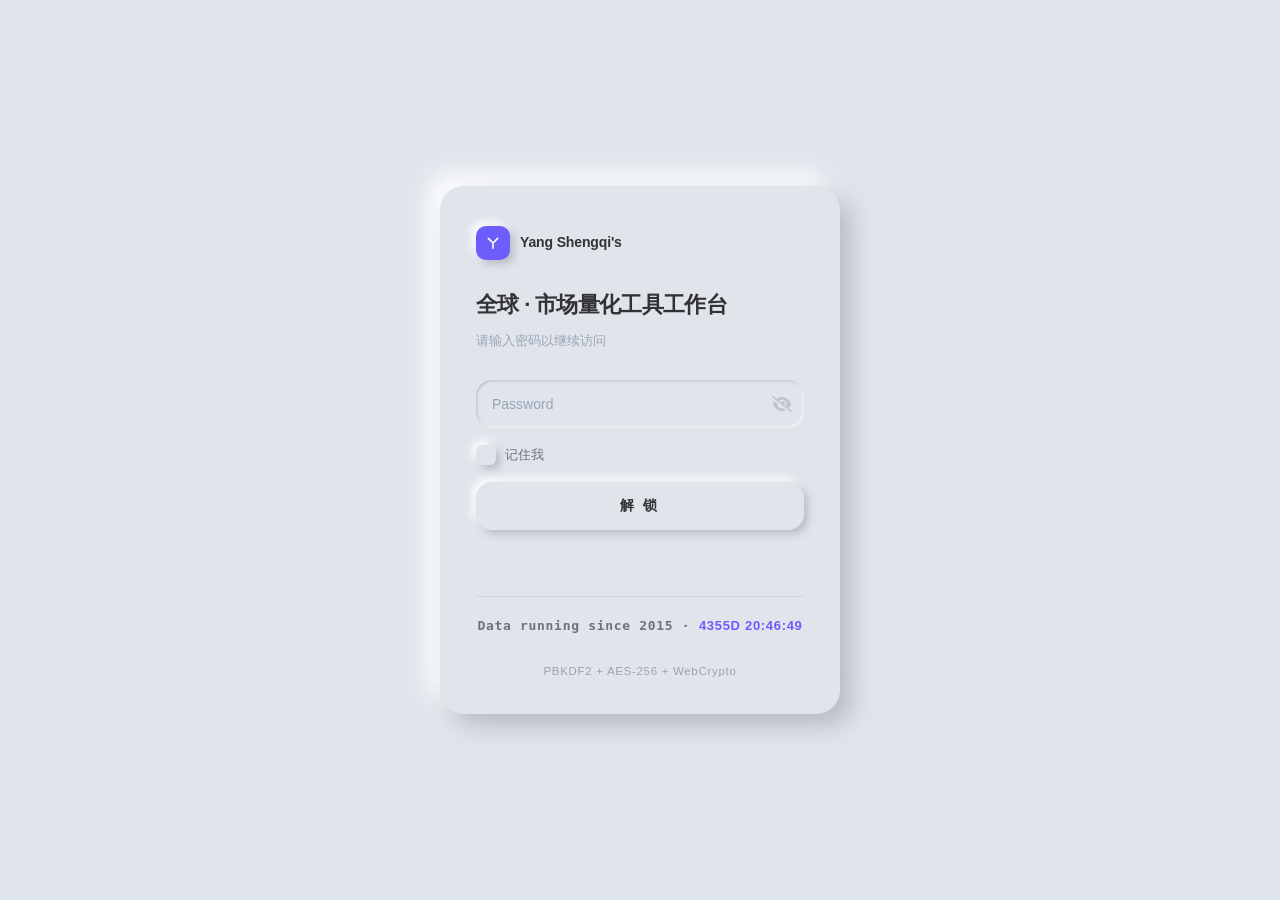
<file: cn-account-dashboard.html>
<!DOCTYPE html>
<html lang="zh-CN" class="staticrypt-html">
<head>
<meta charset="utf-8" />
<meta name="robots" content="noindex, nofollow, nosnippet, noarchive">
<title>全球 · 市场量化工具工作台</title>
<meta name="viewport" content="width=device-width, initial-scale=1" />
<meta http-equiv="cache-control" content="no-cache, no-store, must-revalidate" />
<meta http-equiv="expires" content="0" />
<meta http-equiv="pragma" content="no-cache" />
<style>
:root{
  --bg:#e0e5ec;
  --shadow-dark:#b8bcc2;
  --shadow-light:#ffffff;
  --accent:#6d5dfc;
  --text:#333333;
  --text-2:#6b7280;
  --text-3:#9aa3b5;
  --sh-out-xs:2px 2px 4px var(--shadow-dark),-2px -2px 4px var(--shadow-light);
  --sh-out-sm:4px 4px 8px var(--shadow-dark),-4px -4px 8px var(--shadow-light);
  --sh-out:8px 8px 16px var(--shadow-dark),-8px -8px 16px var(--shadow-light);
  --sh-out-lg:12px 12px 24px var(--shadow-dark),-12px -12px 24px var(--shadow-light);
  --sh-hover:2px 2px 4px var(--shadow-dark),-2px -2px 4px var(--shadow-light);
  --sh-in-xs:inset 1px 1px 3px var(--shadow-dark),inset -1px -1px 3px var(--shadow-light);
  --sh-in-sm:inset 3px 3px 6px var(--shadow-dark),inset -3px -3px 6px var(--shadow-light);
  --sh-in:inset 6px 6px 12px var(--shadow-dark),inset -6px -6px 12px var(--shadow-light);
  --r-sm:12px;--r-md:16px;--r-lg:24px;--r-full:999px;
  --t:300ms ease-in-out;
  --font:"Microsoft YaHei","PingFang SC","Hiragino Sans GB","Segoe UI",Roboto,Helvetica,Arial,"Noto Sans SC",sans-serif;
  --font-mono:ui-monospace,SFMono-Regular,"SF Mono",Menlo,Consolas,monospace;
}
*,*::before,*::after{box-sizing:border-box;font-family:var(--font);}
html,body{height:100%;margin:0;padding:0;}
body{background:var(--bg);color:var(--text);font-size:14px;line-height:1.7;-webkit-font-smoothing:antialiased;overflow:hidden;}
.hidden{display:none !important;}
#staticrypt_loading{position:fixed;inset:0;z-index:100;display:grid;place-items:center;background:var(--bg);}
.spinner{width:38px;height:38px;border-radius:50%;border:3px solid transparent;box-shadow:var(--sh-out-sm);background:var(--bg);position:relative;animation:spin .9s linear infinite;}
.spinner::after{content:"";position:absolute;inset:6px;border-radius:50%;border:3px solid transparent;border-top-color:var(--accent);animation:spin .9s linear infinite reverse;}
@keyframes spin{to{transform:rotate(360deg);}}
#staticrypt_content{position:relative;z-index:1;min-height:100%;display:grid;place-items:center;padding:24px;animation:fadeUp .6s var(--t) both;}
@keyframes fadeUp{from{opacity:0;transform:translateY(16px);}to{opacity:1;transform:translateY(0);}}
.card{position:relative;width:min(400px,100%);padding:40px 36px 32px;border-radius:var(--r-lg);background:var(--bg);box-shadow:var(--sh-out-lg);}
.brand{display:flex;align-items:center;gap:10px;margin-bottom:26px;}
.brand .mark{width:34px;height:34px;border-radius:10px;flex:0 0 auto;display:grid;place-items:center;background:var(--accent);box-shadow:var(--sh-out-sm);}
.brand .name{font-size:14px;font-weight:700;letter-spacing:-.01em;color:var(--text);}
.title{position:relative;margin:0 0 6px;font-size:22px;font-weight:800;letter-spacing:-.03em;color:var(--text);}
.sub{margin:0 0 28px;font-size:13px;color:var(--text-3);}
.form{display:flex;flex-direction:column;gap:14px;}
.pwd{position:relative;border-radius:var(--r-md);background:var(--bg);box-shadow:var(--sh-in);transition:box-shadow var(--t);}
.pwd:focus-within{box-shadow:var(--sh-in-xs);}
.pwd input{width:100%;height:48px;padding:0 48px 0 16px;border:0;outline:0;background:transparent;color:var(--text);font-size:14px;font-family:inherit;letter-spacing:.02em;}
.pwd input::placeholder{color:var(--text-3);letter-spacing:0;}
.staticrypt-toggle-password-visibility{position:absolute;top:50%;right:12px;width:20px;height:20px;padding:0;margin:0;transform:translateY(-50%);cursor:pointer;opacity:.45;transition:opacity var(--t),transform var(--t);filter:invert(60%) sepia(8%) saturate(400%) hue-rotate(180deg);}
.staticrypt-toggle-password-visibility:hover{opacity:1;transform:translateY(-50%) scale(1.08);}
.remember{display:flex;align-items:center;gap:9px;font-size:13px;color:var(--text-2);cursor:pointer;user-select:none;padding:2px 0;}
.remember input[type="checkbox"]{appearance:none;-webkit-appearance:none;width:20px;height:20px;margin:0;flex:0 0 auto;border-radius:6px;background:var(--bg);box-shadow:var(--sh-out-sm);cursor:pointer;position:relative;transition:box-shadow var(--t);}
.remember input[type="checkbox"]:hover{box-shadow:var(--sh-hover);}
.remember input[type="checkbox"]:checked{box-shadow:var(--sh-in-sm);}
.remember input[type="checkbox"]:checked::after{content:"";position:absolute;left:6px;top:2px;width:6px;height:11px;border:solid var(--accent);border-width:0 2px 2px 0;transform:rotate(45deg);}
.submit{position:relative;height:48px;border:0;border-radius:var(--r-md);background:var(--bg);color:var(--text);font-family:inherit;font-size:14px;font-weight:650;letter-spacing:.18em;cursor:pointer;box-shadow:var(--sh-out-sm);transition:box-shadow var(--t),color var(--t);}
.submit:hover{color:var(--accent);box-shadow:var(--sh-hover);}
.submit:active{box-shadow:var(--sh-in-sm);}
.err{min-height:18px;margin:10px 0 0;font-size:12.5px;line-height:1.5;text-align:center;color:#ef6b6b;}
.foot{margin-top:24px;padding-top:18px;border-top:1px solid rgba(184,188,194,.35);text-align:center;font-size:11.5px;letter-spacing:.06em;color:var(--text-3);}
.foot .timer{display:block;margin-bottom:6px;font-family:var(--font-mono);font-size:13px;font-weight:700;color:var(--text-2);}
.foot .timer #display{color:var(--accent);font-variant-numeric:tabular-nums;}
@media (max-width:480px){#staticrypt_content{padding:16px;}.card{padding:32px 24px 26px;}.title{font-size:20px;}}
@media (prefers-reduced-motion: reduce){*,*::before,*::after{animation-duration:.01ms !important;transition-duration:.01ms !important;}}
</style>
</head>
<body>

<div id="staticrypt_loading"><div class="spinner"></div></div>

<div id="staticrypt_content" class="hidden">
  <main class="card">
    <div class="brand">
      <span class="mark">
        <svg viewBox="0 0 24 24" width="16" height="16" fill="none" stroke="#fff" stroke-width="2.4" stroke-linecap="round" stroke-linejoin="round">
          <path d="M5 5 L12 12 L19 5 M12 12 L12 20"/>
        </svg>
      </span>
      <span class="name">Yang Shengqi's</span>
    </div>

    <h1 class="title">全球 · 市场量化工具工作台</h1>
    <p class="sub">请输入密码以继续访问</p>

    <form id="staticrypt-form" action="#" method="post" class="form">
      <div class="pwd">
        <input id="staticrypt-password" type="password" name="password"
               placeholder="Password" autofocus />
        <img class="staticrypt-toggle-password-visibility"
             tabindex="0" role="button"
             alt="显示密码"
             aria-label="显示密码"
             title="显示密码"
             onkeydown="if(event.key==='Enter'||event.key===' '){event.preventDefault();this.click();}"
             src="[data-uri]" />
      </div>

      <label id="staticrypt-remember-label" class="remember hidden">
        <input id="staticrypt-remember" type="checkbox" name="remember" />
        <span>记住我</span>
      </label>

      <button type="submit" class="submit"><span>解 锁</span></button>
      <p class="err" id="staticrypt-error" aria-live="polite"></p>
    </form>

    <div class="foot">
      <span class="timer">Data running since 2015 · <span id="display">--</span></span>
      <br>PBKDF2 + AES-256 + WebCrypto
    </div>
  </main>
</div>

<!-- 加密JS开始 -->
<script>
window.STATICRYPT_CONFIG = {"payload":"[base64]","salt":"d9ef14d0f390bfb5c0266725eaf7c2a5","remember":true,"rememberDays":0,"error":"密码错误，请重试","toggleShow":"显示密码","toggleHide":"隐藏密码"};
</script>
<script>
(function (global) {
  'use strict';

  var cryptoObj = global.crypto;
  var subtle = cryptoObj.subtle;
  var IV_BITS = 128;
  var HEX_BITS = 4;
  var ALGO = 'AES-CBC';

  var Hex = {
    parse: function (hexString) {
      if (hexString.length % 2 !== 0) throw new Error('Invalid hexString');
      var buf = new Uint8Array(hexString.length / 2);
      for (var i = 0; i < hexString.length; i += 2) {
        var v = parseInt(hexString.substring(i, i + 2), 16);
        if (isNaN(v)) throw new Error('Invalid hexString');
        buf[i / 2] = v;
      }
      return buf;
    },
    stringify: function (bytes) {
      var out = [];
      for (var i = 0; i < bytes.length; ++i) {
        var s = bytes[i].toString(16);
        if (s.length < 2) s = '0' + s;
        out.push(s);
      }
      return out.join('');
    }
  };

  var Utf8 = {
    parse: function (str) { return new TextEncoder().encode(str); },
    stringify: function (bytes) { return new TextDecoder().decode(bytes); }
  };

  function pbkdf2(password, salt, iterations, hashAlgorithm) {
    return subtle
      .importKey('raw', Utf8.parse(password), 'PBKDF2', false, ['deriveBits'])
      .then(function (key) {
        return subtle.deriveBits(
          { name: 'PBKDF2', hash: hashAlgorithm, iterations: iterations, salt: Utf8.parse(salt) },
          key, 256
        );
      })
      .then(function (bits) { return Hex.stringify(new Uint8Array(bits)); });
  }

  function hashLegacyRound(p, s) { return pbkdf2(p, s, 1000, 'SHA-1'); }
  function hashSecondRound(p, s) { return pbkdf2(p, s, 14000, 'SHA-256'); }
  function hashThirdRound(p, s)  { return pbkdf2(p, s, 585000, 'SHA-256'); }

  function hashPassword(password, salt) {
    return hashLegacyRound(password, salt)
      .then(function (hp) { return hashSecondRound(hp, salt); })
      .then(function (hp) { return hashThirdRound(hp, salt); });
  }

  function encrypt(msg, hashedPassword) {
    var iv = cryptoObj.getRandomValues(new Uint8Array(IV_BITS / 8));
    return subtle
      .importKey('raw', Hex.parse(hashedPassword), ALGO, false, ['encrypt'])
      .then(function (key) { return subtle.encrypt({ name: ALGO, iv: iv }, key, Utf8.parse(msg)); })
      .then(function (enc) { return Hex.stringify(iv) + Hex.stringify(new Uint8Array(enc)); });
  }

  function decrypt(encryptedMsg, hashedPassword) {
    var ivLen = IV_BITS / HEX_BITS;
    var iv = Hex.parse(encryptedMsg.substring(0, ivLen));
    var enc = encryptedMsg.substring(ivLen);
    return subtle
      .importKey('raw', Hex.parse(hashedPassword), ALGO, false, ['decrypt'])
      .then(function (key) { return subtle.decrypt({ name: ALGO, iv: iv }, key, Hex.parse(enc)); })
      .then(function (buf) { return Utf8.stringify(new Uint8Array(buf)); });
  }

  function signMessage(hashedPassword, message) {
    return subtle
      .importKey('raw', Hex.parse(hashedPassword), { name: 'HMAC', hash: 'SHA-256' }, false, ['sign'])
      .then(function (key) { return subtle.sign('HMAC', key, Utf8.parse(message)); })
      .then(function (sig) { return Hex.stringify(new Uint8Array(sig)); });
  }

  function generateRandomSalt() {
    return Hex.stringify(cryptoObj.getRandomValues(new Uint8Array(16)));
  }

  function encode(msg, password, salt) {
    return hashPassword(password, salt).then(function (hp) {
      return encrypt(msg, hp).then(function (enc) {
        return signMessage(hp, enc).then(function (hmac) { return hmac + enc; });
      });
    });
  }

  function decode(signedMsg, hashedPassword, salt, attempt, originalPassword) {
    attempt = attempt || 0;
    originalPassword = originalPassword || '';
    var encHMAC = signedMsg.substring(0, 64);
    var encMsg = signedMsg.substring(64);
    return signMessage(hashedPassword, encMsg).then(function (decHMAC) {
      if (decHMAC !== encHMAC) {
        originalPassword = originalPassword || hashedPassword;
        if (attempt === 0) {
          return hashThirdRound(originalPassword, salt).then(function (hp) {
            return decode(signedMsg, hp, salt, attempt + 1, originalPassword);
          });
        }
        if (attempt === 1) {
          return hashSecondRound(originalPassword, salt).then(function (hp) {
            return hashThirdRound(hp, salt);
          }).then(function (hp) {
            return decode(signedMsg, hp, salt, attempt + 1, originalPassword);
          });
        }
        return { success: false, message: 'Signature mismatch' };
      }
      return decrypt(encMsg, hashedPassword).then(function (plain) {
        return { success: true, decoded: plain };
      });
    });
  }

  global.StatiCryptEngine = {
    encode: encode,
    decode: decode,
    hashPassword: hashPassword,
    generateRandomSalt: generateRandomSalt
  };
})(window);
</script>
<script>
(function () {
  'use strict';
  var cfg = window.STATICRYPT_CONFIG;
  var eng = window.StatiCryptEngine;
  var form = document.getElementById('staticrypt-form');
  var loading = document.getElementById('staticrypt_loading');
  var content = document.getElementById('staticrypt_content');
  var errEl = document.getElementById('staticrypt-error');
  var pwInput = document.getElementById('staticrypt-password');
  var rememberLabel = document.getElementById('staticrypt-remember-label');
  var rememberBox = document.getElementById('staticrypt-remember');
  var toggleIcon = document.querySelector('.staticrypt-toggle-password-visibility');
  var EXP_KEY = 'staticrypt_expiration';
  var PW_KEY = 'staticrypt_passphrase';

  function clearLS() {
    try { localStorage.removeItem(PW_KEY); localStorage.removeItem(EXP_KEY); } catch (e) {}
  }
  function logoutIfNeeded() {
    var q = new URLSearchParams(location.search);
    if (q.has('staticrypt_logout')) { clearLS(); return true; }
    if (location.hash.indexOf('staticrypt_logout') > -1) { clearLS(); return true; }
    return false;
  }
  function replaceHtml(html) {
    document.open(); document.write(html); document.close();
  }
  function tryDecrypt(hash, remember) {
    return eng.decode(cfg.payload, hash, cfg.salt).then(function (r) {
      if (!r.success) return { ok: false };
      replaceHtml(r.decoded);
      if (cfg.remember && remember) {
        try {
          localStorage.setItem(PW_KEY, hash);
          if (cfg.rememberDays > 0) {
            localStorage.setItem(EXP_KEY, String(Date.now() + cfg.rememberDays * 864e5));
          }
        } catch (e) {}
      }
      return { ok: true };
    });
  }
  function fromRemember() {
    if (logoutIfNeeded()) return Promise.resolve(false);
    if (cfg.rememberDays > 0) {
      var ex = null;
      try { ex = localStorage.getItem(EXP_KEY); } catch (e) {}
      if (ex && Date.now() > parseInt(ex, 10)) { clearLS(); return Promise.resolve(false); }
    }
    var hp = null;
    try { hp = localStorage.getItem(PW_KEY); } catch (e) {}
    if (!hp) return Promise.resolve(false);
    return tryDecrypt(hp, false).then(function (r) {
      if (!r.ok) { clearLS(); return false; }
      return true;
    });
  }
  function fromUrl() {
    var q = new URLSearchParams(location.search);
    var frag = location.hash.substring(1);
    var m = frag.match(/staticrypt_pwd=([^&]*)/);
    var hp = m ? decodeURIComponent(m[1]) : q.get('staticrypt_pwd');
    if (!hp) return Promise.resolve(false);
    var rm = frag.indexOf('remember_me') > -1 || q.has('remember_me');
    return tryDecrypt(hp, rm).then(function (r) { return r.ok; });
  }
  function onLoad() {
    return fromUrl().then(function (ok) { return ok || fromRemember(); });
  }
  function showForm() {
    if (loading) loading.classList.add('hidden');
    if (content) content.classList.remove('hidden');
    if (rememberLabel && cfg.remember) rememberLabel.classList.remove('hidden');
    if (pwInput) pwInput.focus();
  }
  function hashAndTry(password) {
    return eng.hashPassword(password, cfg.salt).then(function (hp) {
      return tryDecrypt(hp, rememberBox ? rememberBox.checked : false);
    });
  }

  var EYE_CLOSED = '[data-uri]';
  var EYE_OPEN = '[data-uri]';

  if (toggleIcon && pwInput) {
    toggleIcon.addEventListener('click', function () {
      if (pwInput.type === 'password') {
        pwInput.type = 'text';
        toggleIcon.src = EYE_OPEN;
        toggleIcon.alt = cfg.toggleHide;
        toggleIcon.title = cfg.toggleHide;
      } else {
        pwInput.type = 'password';
        toggleIcon.src = EYE_CLOSED;
        toggleIcon.alt = cfg.toggleShow;
        toggleIcon.title = cfg.toggleShow;
      }
    });
  }

  if (form) {
    form.addEventListener('submit', function (e) {
      e.preventDefault();
      var pw = pwInput ? pwInput.value : '';
      if (!pw) { if (errEl) errEl.textContent = cfg.error; return; }
      if (errEl) errEl.textContent = '';
      var btn = form.querySelector('button[type="submit"]');
      var old = btn ? btn.textContent : '';
      if (btn) { btn.disabled = true; btn.textContent = '...'; }
      hashAndTry(pw).then(function (r) {
        if (!r.ok) {
          if (errEl) errEl.textContent = cfg.error;
          if (btn) { btn.disabled = false; btn.textContent = old; }
        }
      }).catch(function () {
        if (errEl) errEl.textContent = cfg.error;
        if (btn) { btn.disabled = false; btn.textContent = old; }
      });
    });
  }

  onLoad().then(function (done) {
    if (done) return;
    showForm();
  }).catch(function () { showForm(); });
})();
</script>
<!-- 加密JS结束 -->

<script>
(function(){
  'use strict';
  var startDate = new Date(2015, 0, 1, 0, 0, 0);
  var display = document.getElementById('display');
  if (!display) return;
  function pad(n){ return String(n).padStart(2, '0'); }
  function format(ms){
    var s = Math.floor(ms / 1000);
    var d = Math.floor(s / 86400);
    var h = Math.floor((s % 86400) / 3600);
    var m = Math.floor((s % 3600) / 60);
    var ss = s % 60;
    return d + 'D ' + pad(h) + ':' + pad(m) + ':' + pad(ss);
  }
  function render(){ display.textContent = format(Date.now() - startDate.getTime()); }
  render();
  setInterval(render, 1000);
})();
</script>

</body>
</html>
</file>
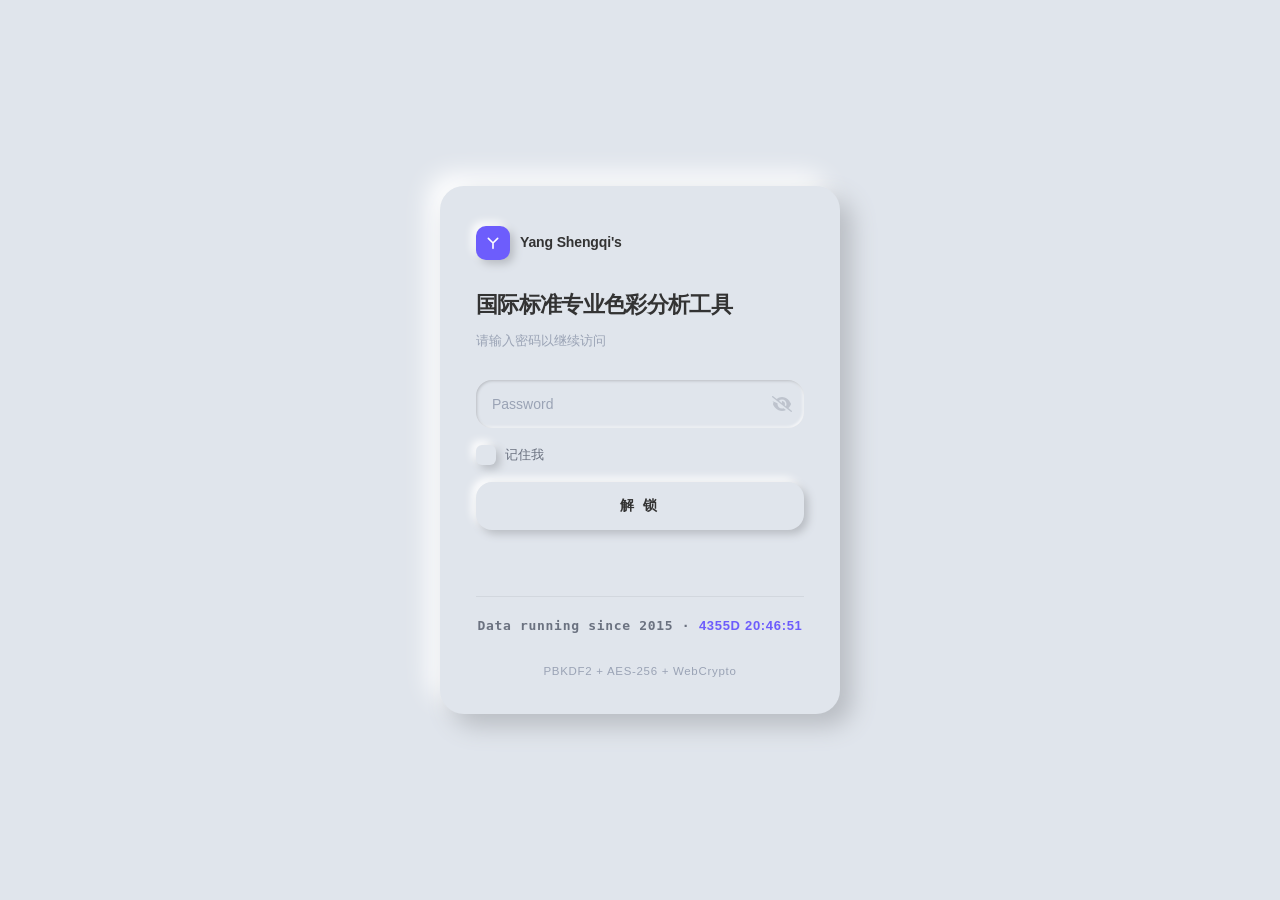
<file: color.html>
<!DOCTYPE html>
<html lang="zh-CN" class="staticrypt-html">
<head>
<meta charset="utf-8" />
<meta name="robots" content="noindex, nofollow, nosnippet, noarchive">
<title>国际标准专业色彩分析工具</title>
<meta name="viewport" content="width=device-width, initial-scale=1" />
<meta http-equiv="cache-control" content="no-cache, no-store, must-revalidate" />
<meta http-equiv="expires" content="0" />
<meta http-equiv="pragma" content="no-cache" />
<style>
:root{
  --bg:#e0e5ec;
  --shadow-dark:#b8bcc2;
  --shadow-light:#ffffff;
  --accent:#6d5dfc;
  --text:#333333;
  --text-2:#6b7280;
  --text-3:#9aa3b5;
  --sh-out-xs:2px 2px 4px var(--shadow-dark),-2px -2px 4px var(--shadow-light);
  --sh-out-sm:4px 4px 8px var(--shadow-dark),-4px -4px 8px var(--shadow-light);
  --sh-out:8px 8px 16px var(--shadow-dark),-8px -8px 16px var(--shadow-light);
  --sh-out-lg:12px 12px 24px var(--shadow-dark),-12px -12px 24px var(--shadow-light);
  --sh-hover:2px 2px 4px var(--shadow-dark),-2px -2px 4px var(--shadow-light);
  --sh-in-xs:inset 1px 1px 3px var(--shadow-dark),inset -1px -1px 3px var(--shadow-light);
  --sh-in-sm:inset 3px 3px 6px var(--shadow-dark),inset -3px -3px 6px var(--shadow-light);
  --sh-in:inset 6px 6px 12px var(--shadow-dark),inset -6px -6px 12px var(--shadow-light);
  --r-sm:12px;--r-md:16px;--r-lg:24px;--r-full:999px;
  --t:300ms ease-in-out;
  --font:"Microsoft YaHei","PingFang SC","Hiragino Sans GB","Segoe UI",Roboto,Helvetica,Arial,"Noto Sans SC",sans-serif;
  --font-mono:ui-monospace,SFMono-Regular,"SF Mono",Menlo,Consolas,monospace;
}
*,*::before,*::after{box-sizing:border-box;font-family:var(--font);}
html,body{height:100%;margin:0;padding:0;}
body{background:var(--bg);color:var(--text);font-size:14px;line-height:1.7;-webkit-font-smoothing:antialiased;overflow:hidden;}
.hidden{display:none !important;}
#staticrypt_loading{position:fixed;inset:0;z-index:100;display:grid;place-items:center;background:var(--bg);}
.spinner{width:38px;height:38px;border-radius:50%;border:3px solid transparent;box-shadow:var(--sh-out-sm);background:var(--bg);position:relative;animation:spin .9s linear infinite;}
.spinner::after{content:"";position:absolute;inset:6px;border-radius:50%;border:3px solid transparent;border-top-color:var(--accent);animation:spin .9s linear infinite reverse;}
@keyframes spin{to{transform:rotate(360deg);}}
#staticrypt_content{position:relative;z-index:1;min-height:100%;display:grid;place-items:center;padding:24px;animation:fadeUp .6s var(--t) both;}
@keyframes fadeUp{from{opacity:0;transform:translateY(16px);}to{opacity:1;transform:translateY(0);}}
.card{position:relative;width:min(400px,100%);padding:40px 36px 32px;border-radius:var(--r-lg);background:var(--bg);box-shadow:var(--sh-out-lg);}
.brand{display:flex;align-items:center;gap:10px;margin-bottom:26px;}
.brand .mark{width:34px;height:34px;border-radius:10px;flex:0 0 auto;display:grid;place-items:center;background:var(--accent);box-shadow:var(--sh-out-sm);}
.brand .name{font-size:14px;font-weight:700;letter-spacing:-.01em;color:var(--text);}
.title{position:relative;margin:0 0 6px;font-size:22px;font-weight:800;letter-spacing:-.03em;color:var(--text);}
.sub{margin:0 0 28px;font-size:13px;color:var(--text-3);}
.form{display:flex;flex-direction:column;gap:14px;}
.pwd{position:relative;border-radius:var(--r-md);background:var(--bg);box-shadow:var(--sh-in);transition:box-shadow var(--t);}
.pwd:focus-within{box-shadow:var(--sh-in-xs);}
.pwd input{width:100%;height:48px;padding:0 48px 0 16px;border:0;outline:0;background:transparent;color:var(--text);font-size:14px;font-family:inherit;letter-spacing:.02em;}
.pwd input::placeholder{color:var(--text-3);letter-spacing:0;}
.staticrypt-toggle-password-visibility{position:absolute;top:50%;right:12px;width:20px;height:20px;padding:0;margin:0;transform:translateY(-50%);cursor:pointer;opacity:.45;transition:opacity var(--t),transform var(--t);filter:invert(60%) sepia(8%) saturate(400%) hue-rotate(180deg);}
.staticrypt-toggle-password-visibility:hover{opacity:1;transform:translateY(-50%) scale(1.08);}
.remember{display:flex;align-items:center;gap:9px;font-size:13px;color:var(--text-2);cursor:pointer;user-select:none;padding:2px 0;}
.remember input[type="checkbox"]{appearance:none;-webkit-appearance:none;width:20px;height:20px;margin:0;flex:0 0 auto;border-radius:6px;background:var(--bg);box-shadow:var(--sh-out-sm);cursor:pointer;position:relative;transition:box-shadow var(--t);}
.remember input[type="checkbox"]:hover{box-shadow:var(--sh-hover);}
.remember input[type="checkbox"]:checked{box-shadow:var(--sh-in-sm);}
.remember input[type="checkbox"]:checked::after{content:"";position:absolute;left:6px;top:2px;width:6px;height:11px;border:solid var(--accent);border-width:0 2px 2px 0;transform:rotate(45deg);}
.submit{position:relative;height:48px;border:0;border-radius:var(--r-md);background:var(--bg);color:var(--text);font-family:inherit;font-size:14px;font-weight:650;letter-spacing:.18em;cursor:pointer;box-shadow:var(--sh-out-sm);transition:box-shadow var(--t),color var(--t);}
.submit:hover{color:var(--accent);box-shadow:var(--sh-hover);}
.submit:active{box-shadow:var(--sh-in-sm);}
.err{min-height:18px;margin:10px 0 0;font-size:12.5px;line-height:1.5;text-align:center;color:#ef6b6b;}
.foot{margin-top:24px;padding-top:18px;border-top:1px solid rgba(184,188,194,.35);text-align:center;font-size:11.5px;letter-spacing:.06em;color:var(--text-3);}
.foot .timer{display:block;margin-bottom:6px;font-family:var(--font-mono);font-size:13px;font-weight:700;color:var(--text-2);}
.foot .timer #display{color:var(--accent);font-variant-numeric:tabular-nums;}
@media (max-width:480px){#staticrypt_content{padding:16px;}.card{padding:32px 24px 26px;}.title{font-size:20px;}}
@media (prefers-reduced-motion: reduce){*,*::before,*::after{animation-duration:.01ms !important;transition-duration:.01ms !important;}}
</style>
</head>
<body>

<div id="staticrypt_loading"><div class="spinner"></div></div>

<div id="staticrypt_content" class="hidden">
  <main class="card">
    <div class="brand">
      <span class="mark">
        <svg viewBox="0 0 24 24" width="16" height="16" fill="none" stroke="#fff" stroke-width="2.4" stroke-linecap="round" stroke-linejoin="round">
          <path d="M5 5 L12 12 L19 5 M12 12 L12 20"/>
        </svg>
      </span>
      <span class="name">Yang Shengqi's</span>
    </div>

    <h1 class="title">国际标准专业色彩分析工具</h1>
    <p class="sub">请输入密码以继续访问</p>

    <form id="staticrypt-form" action="#" method="post" class="form">
      <div class="pwd">
        <input id="staticrypt-password" type="password" name="password"
               placeholder="Password" autofocus />
        <img class="staticrypt-toggle-password-visibility"
             tabindex="0" role="button"
             alt="显示密码"
             aria-label="显示密码"
             title="显示密码"
             onkeydown="if(event.key==='Enter'||event.key===' '){event.preventDefault();this.click();}"
             src="[data-uri]" />
      </div>

      <label id="staticrypt-remember-label" class="remember hidden">
        <input id="staticrypt-remember" type="checkbox" name="remember" />
        <span>记住我</span>
      </label>

      <button type="submit" class="submit"><span>解 锁</span></button>
      <p class="err" id="staticrypt-error" aria-live="polite"></p>
    </form>

    <div class="foot">
      <span class="timer">Data running since 2015 · <span id="display">--</span></span>
      <br>PBKDF2 + AES-256 + WebCrypto
    </div>
  </main>
</div>

<!-- 加密JS开始 -->
<script>
window.STATICRYPT_CONFIG = {"payload":"[base64]","salt":"c054bc667844f152a39916ea8549eaf2","remember":true,"rememberDays":0,"error":"密码错误，请重试","toggleShow":"显示密码","toggleHide":"隐藏密码"};
</script>
<script>
(function (global) {
  'use strict';

  var cryptoObj = global.crypto;
  var subtle = cryptoObj.subtle;
  var IV_BITS = 128;
  var HEX_BITS = 4;
  var ALGO = 'AES-CBC';

  var Hex = {
    parse: function (hexString) {
      if (hexString.length % 2 !== 0) throw new Error('Invalid hexString');
      var buf = new Uint8Array(hexString.length / 2);
      for (var i = 0; i < hexString.length; i += 2) {
        var v = parseInt(hexString.substring(i, i + 2), 16);
        if (isNaN(v)) throw new Error('Invalid hexString');
        buf[i / 2] = v;
      }
      return buf;
    },
    stringify: function (bytes) {
      var out = [];
      for (var i = 0; i < bytes.length; ++i) {
        var s = bytes[i].toString(16);
        if (s.length < 2) s = '0' + s;
        out.push(s);
      }
      return out.join('');
    }
  };

  var Utf8 = {
    parse: function (str) { return new TextEncoder().encode(str); },
    stringify: function (bytes) { return new TextDecoder().decode(bytes); }
  };

  function pbkdf2(password, salt, iterations, hashAlgorithm) {
    return subtle
      .importKey('raw', Utf8.parse(password), 'PBKDF2', false, ['deriveBits'])
      .then(function (key) {
        return subtle.deriveBits(
          { name: 'PBKDF2', hash: hashAlgorithm, iterations: iterations, salt: Utf8.parse(salt) },
          key, 256
        );
      })
      .then(function (bits) { return Hex.stringify(new Uint8Array(bits)); });
  }

  function hashLegacyRound(p, s) { return pbkdf2(p, s, 1000, 'SHA-1'); }
  function hashSecondRound(p, s) { return pbkdf2(p, s, 14000, 'SHA-256'); }
  function hashThirdRound(p, s)  { return pbkdf2(p, s, 585000, 'SHA-256'); }

  function hashPassword(password, salt) {
    return hashLegacyRound(password, salt)
      .then(function (hp) { return hashSecondRound(hp, salt); })
      .then(function (hp) { return hashThirdRound(hp, salt); });
  }

  function encrypt(msg, hashedPassword) {
    var iv = cryptoObj.getRandomValues(new Uint8Array(IV_BITS / 8));
    return subtle
      .importKey('raw', Hex.parse(hashedPassword), ALGO, false, ['encrypt'])
      .then(function (key) { return subtle.encrypt({ name: ALGO, iv: iv }, key, Utf8.parse(msg)); })
      .then(function (enc) { return Hex.stringify(iv) + Hex.stringify(new Uint8Array(enc)); });
  }

  function decrypt(encryptedMsg, hashedPassword) {
    var ivLen = IV_BITS / HEX_BITS;
    var iv = Hex.parse(encryptedMsg.substring(0, ivLen));
    var enc = encryptedMsg.substring(ivLen);
    return subtle
      .importKey('raw', Hex.parse(hashedPassword), ALGO, false, ['decrypt'])
      .then(function (key) { return subtle.decrypt({ name: ALGO, iv: iv }, key, Hex.parse(enc)); })
      .then(function (buf) { return Utf8.stringify(new Uint8Array(buf)); });
  }

  function signMessage(hashedPassword, message) {
    return subtle
      .importKey('raw', Hex.parse(hashedPassword), { name: 'HMAC', hash: 'SHA-256' }, false, ['sign'])
      .then(function (key) { return subtle.sign('HMAC', key, Utf8.parse(message)); })
      .then(function (sig) { return Hex.stringify(new Uint8Array(sig)); });
  }

  function generateRandomSalt() {
    return Hex.stringify(cryptoObj.getRandomValues(new Uint8Array(16)));
  }

  function encode(msg, password, salt) {
    return hashPassword(password, salt).then(function (hp) {
      return encrypt(msg, hp).then(function (enc) {
        return signMessage(hp, enc).then(function (hmac) { return hmac + enc; });
      });
    });
  }

  function decode(signedMsg, hashedPassword, salt, attempt, originalPassword) {
    attempt = attempt || 0;
    originalPassword = originalPassword || '';
    var encHMAC = signedMsg.substring(0, 64);
    var encMsg = signedMsg.substring(64);
    return signMessage(hashedPassword, encMsg).then(function (decHMAC) {
      if (decHMAC !== encHMAC) {
        originalPassword = originalPassword || hashedPassword;
        if (attempt === 0) {
          return hashThirdRound(originalPassword, salt).then(function (hp) {
            return decode(signedMsg, hp, salt, attempt + 1, originalPassword);
          });
        }
        if (attempt === 1) {
          return hashSecondRound(originalPassword, salt).then(function (hp) {
            return hashThirdRound(hp, salt);
          }).then(function (hp) {
            return decode(signedMsg, hp, salt, attempt + 1, originalPassword);
          });
        }
        return { success: false, message: 'Signature mismatch' };
      }
      return decrypt(encMsg, hashedPassword).then(function (plain) {
        return { success: true, decoded: plain };
      });
    });
  }

  global.StatiCryptEngine = {
    encode: encode,
    decode: decode,
    hashPassword: hashPassword,
    generateRandomSalt: generateRandomSalt
  };
})(window);
</script>
<script>
(function () {
  'use strict';
  var cfg = window.STATICRYPT_CONFIG;
  var eng = window.StatiCryptEngine;
  var form = document.getElementById('staticrypt-form');
  var loading = document.getElementById('staticrypt_loading');
  var content = document.getElementById('staticrypt_content');
  var errEl = document.getElementById('staticrypt-error');
  var pwInput = document.getElementById('staticrypt-password');
  var rememberLabel = document.getElementById('staticrypt-remember-label');
  var rememberBox = document.getElementById('staticrypt-remember');
  var toggleIcon = document.querySelector('.staticrypt-toggle-password-visibility');
  var EXP_KEY = 'staticrypt_expiration';
  var PW_KEY = 'staticrypt_passphrase';

  function clearLS() {
    try { localStorage.removeItem(PW_KEY); localStorage.removeItem(EXP_KEY); } catch (e) {}
  }
  function logoutIfNeeded() {
    var q = new URLSearchParams(location.search);
    if (q.has('staticrypt_logout')) { clearLS(); return true; }
    if (location.hash.indexOf('staticrypt_logout') > -1) { clearLS(); return true; }
    return false;
  }
  function replaceHtml(html) {
    document.open(); document.write(html); document.close();
  }
  function tryDecrypt(hash, remember) {
    return eng.decode(cfg.payload, hash, cfg.salt).then(function (r) {
      if (!r.success) return { ok: false };
      replaceHtml(r.decoded);
      if (cfg.remember && remember) {
        try {
          localStorage.setItem(PW_KEY, hash);
          if (cfg.rememberDays > 0) {
            localStorage.setItem(EXP_KEY, String(Date.now() + cfg.rememberDays * 864e5));
          }
        } catch (e) {}
      }
      return { ok: true };
    });
  }
  function fromRemember() {
    if (logoutIfNeeded()) return Promise.resolve(false);
    if (cfg.rememberDays > 0) {
      var ex = null;
      try { ex = localStorage.getItem(EXP_KEY); } catch (e) {}
      if (ex && Date.now() > parseInt(ex, 10)) { clearLS(); return Promise.resolve(false); }
    }
    var hp = null;
    try { hp = localStorage.getItem(PW_KEY); } catch (e) {}
    if (!hp) return Promise.resolve(false);
    return tryDecrypt(hp, false).then(function (r) {
      if (!r.ok) { clearLS(); return false; }
      return true;
    });
  }
  function fromUrl() {
    var q = new URLSearchParams(location.search);
    var frag = location.hash.substring(1);
    var m = frag.match(/staticrypt_pwd=([^&]*)/);
    var hp = m ? decodeURIComponent(m[1]) : q.get('staticrypt_pwd');
    if (!hp) return Promise.resolve(false);
    var rm = frag.indexOf('remember_me') > -1 || q.has('remember_me');
    return tryDecrypt(hp, rm).then(function (r) { return r.ok; });
  }
  function onLoad() {
    return fromUrl().then(function (ok) { return ok || fromRemember(); });
  }
  function showForm() {
    if (loading) loading.classList.add('hidden');
    if (content) content.classList.remove('hidden');
    if (rememberLabel && cfg.remember) rememberLabel.classList.remove('hidden');
    if (pwInput) pwInput.focus();
  }
  function hashAndTry(password) {
    return eng.hashPassword(password, cfg.salt).then(function (hp) {
      return tryDecrypt(hp, rememberBox ? rememberBox.checked : false);
    });
  }

  var EYE_CLOSED = '[data-uri]';
  var EYE_OPEN = '[data-uri]';

  if (toggleIcon && pwInput) {
    toggleIcon.addEventListener('click', function () {
      if (pwInput.type === 'password') {
        pwInput.type = 'text';
        toggleIcon.src = EYE_OPEN;
        toggleIcon.alt = cfg.toggleHide;
        toggleIcon.title = cfg.toggleHide;
      } else {
        pwInput.type = 'password';
        toggleIcon.src = EYE_CLOSED;
        toggleIcon.alt = cfg.toggleShow;
        toggleIcon.title = cfg.toggleShow;
      }
    });
  }

  if (form) {
    form.addEventListener('submit', function (e) {
      e.preventDefault();
      var pw = pwInput ? pwInput.value : '';
      if (!pw) { if (errEl) errEl.textContent = cfg.error; return; }
      if (errEl) errEl.textContent = '';
      var btn = form.querySelector('button[type="submit"]');
      var old = btn ? btn.textContent : '';
      if (btn) { btn.disabled = true; btn.textContent = '...'; }
      hashAndTry(pw).then(function (r) {
        if (!r.ok) {
          if (errEl) errEl.textContent = cfg.error;
          if (btn) { btn.disabled = false; btn.textContent = old; }
        }
      }).catch(function () {
        if (errEl) errEl.textContent = cfg.error;
        if (btn) { btn.disabled = false; btn.textContent = old; }
      });
    });
  }

  onLoad().then(function (done) {
    if (done) return;
    showForm();
  }).catch(function () { showForm(); });
})();
</script>
<!-- 加密JS结束 -->

<script>
(function(){
  'use strict';
  var startDate = new Date(2015, 0, 1, 0, 0, 0);
  var display = document.getElementById('display');
  if (!display) return;
  function pad(n){ return String(n).padStart(2, '0'); }
  function format(ms){
    var s = Math.floor(ms / 1000);
    var d = Math.floor(s / 86400);
    var h = Math.floor((s % 86400) / 3600);
    var m = Math.floor((s % 3600) / 60);
    var ss = s % 60;
    return d + 'D ' + pad(h) + ':' + pad(m) + ':' + pad(ss);
  }
  function render(){ display.textContent = format(Date.now() - startDate.getTime()); }
  render();
  setInterval(render, 1000);
})();
</script>

</body>
</html>
</file>
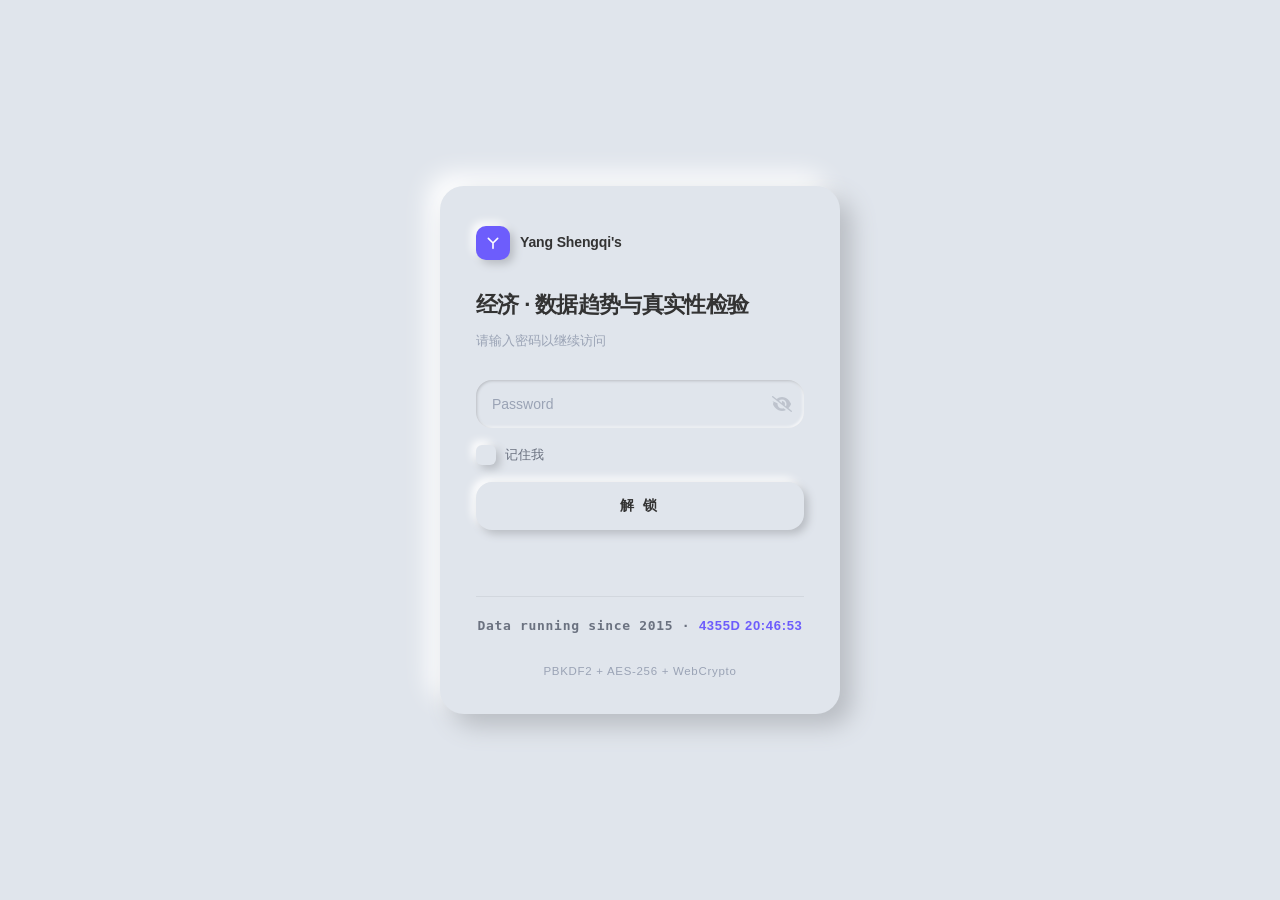
<file: economic-data-diagnostics.html>
<!DOCTYPE html>
<html lang="zh-CN" class="staticrypt-html">
<head>
<meta charset="utf-8" />
<meta name="robots" content="noindex, nofollow, nosnippet, noarchive">
<title>经济 · 数据趋势与真实性检验</title>
<meta name="viewport" content="width=device-width, initial-scale=1" />
<meta http-equiv="cache-control" content="no-cache, no-store, must-revalidate" />
<meta http-equiv="expires" content="0" />
<meta http-equiv="pragma" content="no-cache" />
<style>
:root{
  --bg:#e0e5ec;
  --shadow-dark:#b8bcc2;
  --shadow-light:#ffffff;
  --accent:#6d5dfc;
  --text:#333333;
  --text-2:#6b7280;
  --text-3:#9aa3b5;
  --sh-out-xs:2px 2px 4px var(--shadow-dark),-2px -2px 4px var(--shadow-light);
  --sh-out-sm:4px 4px 8px var(--shadow-dark),-4px -4px 8px var(--shadow-light);
  --sh-out:8px 8px 16px var(--shadow-dark),-8px -8px 16px var(--shadow-light);
  --sh-out-lg:12px 12px 24px var(--shadow-dark),-12px -12px 24px var(--shadow-light);
  --sh-hover:2px 2px 4px var(--shadow-dark),-2px -2px 4px var(--shadow-light);
  --sh-in-xs:inset 1px 1px 3px var(--shadow-dark),inset -1px -1px 3px var(--shadow-light);
  --sh-in-sm:inset 3px 3px 6px var(--shadow-dark),inset -3px -3px 6px var(--shadow-light);
  --sh-in:inset 6px 6px 12px var(--shadow-dark),inset -6px -6px 12px var(--shadow-light);
  --r-sm:12px;--r-md:16px;--r-lg:24px;--r-full:999px;
  --t:300ms ease-in-out;
  --font:"Microsoft YaHei","PingFang SC","Hiragino Sans GB","Segoe UI",Roboto,Helvetica,Arial,"Noto Sans SC",sans-serif;
  --font-mono:ui-monospace,SFMono-Regular,"SF Mono",Menlo,Consolas,monospace;
}
*,*::before,*::after{box-sizing:border-box;font-family:var(--font);}
html,body{height:100%;margin:0;padding:0;}
body{background:var(--bg);color:var(--text);font-size:14px;line-height:1.7;-webkit-font-smoothing:antialiased;overflow:hidden;}
.hidden{display:none !important;}
#staticrypt_loading{position:fixed;inset:0;z-index:100;display:grid;place-items:center;background:var(--bg);}
.spinner{width:38px;height:38px;border-radius:50%;border:3px solid transparent;box-shadow:var(--sh-out-sm);background:var(--bg);position:relative;animation:spin .9s linear infinite;}
.spinner::after{content:"";position:absolute;inset:6px;border-radius:50%;border:3px solid transparent;border-top-color:var(--accent);animation:spin .9s linear infinite reverse;}
@keyframes spin{to{transform:rotate(360deg);}}
#staticrypt_content{position:relative;z-index:1;min-height:100%;display:grid;place-items:center;padding:24px;animation:fadeUp .6s var(--t) both;}
@keyframes fadeUp{from{opacity:0;transform:translateY(16px);}to{opacity:1;transform:translateY(0);}}
.card{position:relative;width:min(400px,100%);padding:40px 36px 32px;border-radius:var(--r-lg);background:var(--bg);box-shadow:var(--sh-out-lg);}
.brand{display:flex;align-items:center;gap:10px;margin-bottom:26px;}
.brand .mark{width:34px;height:34px;border-radius:10px;flex:0 0 auto;display:grid;place-items:center;background:var(--accent);box-shadow:var(--sh-out-sm);}
.brand .name{font-size:14px;font-weight:700;letter-spacing:-.01em;color:var(--text);}
.title{position:relative;margin:0 0 6px;font-size:22px;font-weight:800;letter-spacing:-.03em;color:var(--text);}
.sub{margin:0 0 28px;font-size:13px;color:var(--text-3);}
.form{display:flex;flex-direction:column;gap:14px;}
.pwd{position:relative;border-radius:var(--r-md);background:var(--bg);box-shadow:var(--sh-in);transition:box-shadow var(--t);}
.pwd:focus-within{box-shadow:var(--sh-in-xs);}
.pwd input{width:100%;height:48px;padding:0 48px 0 16px;border:0;outline:0;background:transparent;color:var(--text);font-size:14px;font-family:inherit;letter-spacing:.02em;}
.pwd input::placeholder{color:var(--text-3);letter-spacing:0;}
.staticrypt-toggle-password-visibility{position:absolute;top:50%;right:12px;width:20px;height:20px;padding:0;margin:0;transform:translateY(-50%);cursor:pointer;opacity:.45;transition:opacity var(--t),transform var(--t);filter:invert(60%) sepia(8%) saturate(400%) hue-rotate(180deg);}
.staticrypt-toggle-password-visibility:hover{opacity:1;transform:translateY(-50%) scale(1.08);}
.remember{display:flex;align-items:center;gap:9px;font-size:13px;color:var(--text-2);cursor:pointer;user-select:none;padding:2px 0;}
.remember input[type="checkbox"]{appearance:none;-webkit-appearance:none;width:20px;height:20px;margin:0;flex:0 0 auto;border-radius:6px;background:var(--bg);box-shadow:var(--sh-out-sm);cursor:pointer;position:relative;transition:box-shadow var(--t);}
.remember input[type="checkbox"]:hover{box-shadow:var(--sh-hover);}
.remember input[type="checkbox"]:checked{box-shadow:var(--sh-in-sm);}
.remember input[type="checkbox"]:checked::after{content:"";position:absolute;left:6px;top:2px;width:6px;height:11px;border:solid var(--accent);border-width:0 2px 2px 0;transform:rotate(45deg);}
.submit{position:relative;height:48px;border:0;border-radius:var(--r-md);background:var(--bg);color:var(--text);font-family:inherit;font-size:14px;font-weight:650;letter-spacing:.18em;cursor:pointer;box-shadow:var(--sh-out-sm);transition:box-shadow var(--t),color var(--t);}
.submit:hover{color:var(--accent);box-shadow:var(--sh-hover);}
.submit:active{box-shadow:var(--sh-in-sm);}
.err{min-height:18px;margin:10px 0 0;font-size:12.5px;line-height:1.5;text-align:center;color:#ef6b6b;}
.foot{margin-top:24px;padding-top:18px;border-top:1px solid rgba(184,188,194,.35);text-align:center;font-size:11.5px;letter-spacing:.06em;color:var(--text-3);}
.foot .timer{display:block;margin-bottom:6px;font-family:var(--font-mono);font-size:13px;font-weight:700;color:var(--text-2);}
.foot .timer #display{color:var(--accent);font-variant-numeric:tabular-nums;}
@media (max-width:480px){#staticrypt_content{padding:16px;}.card{padding:32px 24px 26px;}.title{font-size:20px;}}
@media (prefers-reduced-motion: reduce){*,*::before,*::after{animation-duration:.01ms !important;transition-duration:.01ms !important;}}
</style>
</head>
<body>

<div id="staticrypt_loading"><div class="spinner"></div></div>

<div id="staticrypt_content" class="hidden">
  <main class="card">
    <div class="brand">
      <span class="mark">
        <svg viewBox="0 0 24 24" width="16" height="16" fill="none" stroke="#fff" stroke-width="2.4" stroke-linecap="round" stroke-linejoin="round">
          <path d="M5 5 L12 12 L19 5 M12 12 L12 20"/>
        </svg>
      </span>
      <span class="name">Yang Shengqi's</span>
    </div>

    <h1 class="title">经济 · 数据趋势与真实性检验</h1>
    <p class="sub">请输入密码以继续访问</p>

    <form id="staticrypt-form" action="#" method="post" class="form">
      <div class="pwd">
        <input id="staticrypt-password" type="password" name="password"
               placeholder="Password" autofocus />
        <img class="staticrypt-toggle-password-visibility"
             tabindex="0" role="button"
             alt="显示密码"
             aria-label="显示密码"
             title="显示密码"
             onkeydown="if(event.key==='Enter'||event.key===' '){event.preventDefault();this.click();}"
             src="[data-uri]" />
      </div>

      <label id="staticrypt-remember-label" class="remember hidden">
        <input id="staticrypt-remember" type="checkbox" name="remember" />
        <span>记住我</span>
      </label>

      <button type="submit" class="submit"><span>解 锁</span></button>
      <p class="err" id="staticrypt-error" aria-live="polite"></p>
    </form>

    <div class="foot">
      <span class="timer">Data running since 2015 · <span id="display">--</span></span>
      <br>PBKDF2 + AES-256 + WebCrypto
    </div>
  </main>
</div>

<!-- 加密JS开始 -->
<script>
window.STATICRYPT_CONFIG = {"payload":"[base64]","salt":"a701d417505b5d6869136c31830dd44c","remember":true,"rememberDays":0,"error":"密码错误，请重试","toggleShow":"显示密码","toggleHide":"隐藏密码"};
</script>
<script>
(function (global) {
  'use strict';

  var cryptoObj = global.crypto;
  var subtle = cryptoObj.subtle;
  var IV_BITS = 128;
  var HEX_BITS = 4;
  var ALGO = 'AES-CBC';

  var Hex = {
    parse: function (hexString) {
      if (hexString.length % 2 !== 0) throw new Error('Invalid hexString');
      var buf = new Uint8Array(hexString.length / 2);
      for (var i = 0; i < hexString.length; i += 2) {
        var v = parseInt(hexString.substring(i, i + 2), 16);
        if (isNaN(v)) throw new Error('Invalid hexString');
        buf[i / 2] = v;
      }
      return buf;
    },
    stringify: function (bytes) {
      var out = [];
      for (var i = 0; i < bytes.length; ++i) {
        var s = bytes[i].toString(16);
        if (s.length < 2) s = '0' + s;
        out.push(s);
      }
      return out.join('');
    }
  };

  var Utf8 = {
    parse: function (str) { return new TextEncoder().encode(str); },
    stringify: function (bytes) { return new TextDecoder().decode(bytes); }
  };

  function pbkdf2(password, salt, iterations, hashAlgorithm) {
    return subtle
      .importKey('raw', Utf8.parse(password), 'PBKDF2', false, ['deriveBits'])
      .then(function (key) {
        return subtle.deriveBits(
          { name: 'PBKDF2', hash: hashAlgorithm, iterations: iterations, salt: Utf8.parse(salt) },
          key, 256
        );
      })
      .then(function (bits) { return Hex.stringify(new Uint8Array(bits)); });
  }

  function hashLegacyRound(p, s) { return pbkdf2(p, s, 1000, 'SHA-1'); }
  function hashSecondRound(p, s) { return pbkdf2(p, s, 14000, 'SHA-256'); }
  function hashThirdRound(p, s)  { return pbkdf2(p, s, 585000, 'SHA-256'); }

  function hashPassword(password, salt) {
    return hashLegacyRound(password, salt)
      .then(function (hp) { return hashSecondRound(hp, salt); })
      .then(function (hp) { return hashThirdRound(hp, salt); });
  }

  function encrypt(msg, hashedPassword) {
    var iv = cryptoObj.getRandomValues(new Uint8Array(IV_BITS / 8));
    return subtle
      .importKey('raw', Hex.parse(hashedPassword), ALGO, false, ['encrypt'])
      .then(function (key) { return subtle.encrypt({ name: ALGO, iv: iv }, key, Utf8.parse(msg)); })
      .then(function (enc) { return Hex.stringify(iv) + Hex.stringify(new Uint8Array(enc)); });
  }

  function decrypt(encryptedMsg, hashedPassword) {
    var ivLen = IV_BITS / HEX_BITS;
    var iv = Hex.parse(encryptedMsg.substring(0, ivLen));
    var enc = encryptedMsg.substring(ivLen);
    return subtle
      .importKey('raw', Hex.parse(hashedPassword), ALGO, false, ['decrypt'])
      .then(function (key) { return subtle.decrypt({ name: ALGO, iv: iv }, key, Hex.parse(enc)); })
      .then(function (buf) { return Utf8.stringify(new Uint8Array(buf)); });
  }

  function signMessage(hashedPassword, message) {
    return subtle
      .importKey('raw', Hex.parse(hashedPassword), { name: 'HMAC', hash: 'SHA-256' }, false, ['sign'])
      .then(function (key) { return subtle.sign('HMAC', key, Utf8.parse(message)); })
      .then(function (sig) { return Hex.stringify(new Uint8Array(sig)); });
  }

  function generateRandomSalt() {
    return Hex.stringify(cryptoObj.getRandomValues(new Uint8Array(16)));
  }

  function encode(msg, password, salt) {
    return hashPassword(password, salt).then(function (hp) {
      return encrypt(msg, hp).then(function (enc) {
        return signMessage(hp, enc).then(function (hmac) { return hmac + enc; });
      });
    });
  }

  function decode(signedMsg, hashedPassword, salt, attempt, originalPassword) {
    attempt = attempt || 0;
    originalPassword = originalPassword || '';
    var encHMAC = signedMsg.substring(0, 64);
    var encMsg = signedMsg.substring(64);
    return signMessage(hashedPassword, encMsg).then(function (decHMAC) {
      if (decHMAC !== encHMAC) {
        originalPassword = originalPassword || hashedPassword;
        if (attempt === 0) {
          return hashThirdRound(originalPassword, salt).then(function (hp) {
            return decode(signedMsg, hp, salt, attempt + 1, originalPassword);
          });
        }
        if (attempt === 1) {
          return hashSecondRound(originalPassword, salt).then(function (hp) {
            return hashThirdRound(hp, salt);
          }).then(function (hp) {
            return decode(signedMsg, hp, salt, attempt + 1, originalPassword);
          });
        }
        return { success: false, message: 'Signature mismatch' };
      }
      return decrypt(encMsg, hashedPassword).then(function (plain) {
        return { success: true, decoded: plain };
      });
    });
  }

  global.StatiCryptEngine = {
    encode: encode,
    decode: decode,
    hashPassword: hashPassword,
    generateRandomSalt: generateRandomSalt
  };
})(window);
</script>
<script>
(function () {
  'use strict';
  var cfg = window.STATICRYPT_CONFIG;
  var eng = window.StatiCryptEngine;
  var form = document.getElementById('staticrypt-form');
  var loading = document.getElementById('staticrypt_loading');
  var content = document.getElementById('staticrypt_content');
  var errEl = document.getElementById('staticrypt-error');
  var pwInput = document.getElementById('staticrypt-password');
  var rememberLabel = document.getElementById('staticrypt-remember-label');
  var rememberBox = document.getElementById('staticrypt-remember');
  var toggleIcon = document.querySelector('.staticrypt-toggle-password-visibility');
  var EXP_KEY = 'staticrypt_expiration';
  var PW_KEY = 'staticrypt_passphrase';

  function clearLS() {
    try { localStorage.removeItem(PW_KEY); localStorage.removeItem(EXP_KEY); } catch (e) {}
  }
  function logoutIfNeeded() {
    var q = new URLSearchParams(location.search);
    if (q.has('staticrypt_logout')) { clearLS(); return true; }
    if (location.hash.indexOf('staticrypt_logout') > -1) { clearLS(); return true; }
    return false;
  }
  function replaceHtml(html) {
    document.open(); document.write(html); document.close();
  }
  function tryDecrypt(hash, remember) {
    return eng.decode(cfg.payload, hash, cfg.salt).then(function (r) {
      if (!r.success) return { ok: false };
      replaceHtml(r.decoded);
      if (cfg.remember && remember) {
        try {
          localStorage.setItem(PW_KEY, hash);
          if (cfg.rememberDays > 0) {
            localStorage.setItem(EXP_KEY, String(Date.now() + cfg.rememberDays * 864e5));
          }
        } catch (e) {}
      }
      return { ok: true };
    });
  }
  function fromRemember() {
    if (logoutIfNeeded()) return Promise.resolve(false);
    if (cfg.rememberDays > 0) {
      var ex = null;
      try { ex = localStorage.getItem(EXP_KEY); } catch (e) {}
      if (ex && Date.now() > parseInt(ex, 10)) { clearLS(); return Promise.resolve(false); }
    }
    var hp = null;
    try { hp = localStorage.getItem(PW_KEY); } catch (e) {}
    if (!hp) return Promise.resolve(false);
    return tryDecrypt(hp, false).then(function (r) {
      if (!r.ok) { clearLS(); return false; }
      return true;
    });
  }
  function fromUrl() {
    var q = new URLSearchParams(location.search);
    var frag = location.hash.substring(1);
    var m = frag.match(/staticrypt_pwd=([^&]*)/);
    var hp = m ? decodeURIComponent(m[1]) : q.get('staticrypt_pwd');
    if (!hp) return Promise.resolve(false);
    var rm = frag.indexOf('remember_me') > -1 || q.has('remember_me');
    return tryDecrypt(hp, rm).then(function (r) { return r.ok; });
  }
  function onLoad() {
    return fromUrl().then(function (ok) { return ok || fromRemember(); });
  }
  function showForm() {
    if (loading) loading.classList.add('hidden');
    if (content) content.classList.remove('hidden');
    if (rememberLabel && cfg.remember) rememberLabel.classList.remove('hidden');
    if (pwInput) pwInput.focus();
  }
  function hashAndTry(password) {
    return eng.hashPassword(password, cfg.salt).then(function (hp) {
      return tryDecrypt(hp, rememberBox ? rememberBox.checked : false);
    });
  }

  var EYE_CLOSED = '[data-uri]';
  var EYE_OPEN = '[data-uri]';

  if (toggleIcon && pwInput) {
    toggleIcon.addEventListener('click', function () {
      if (pwInput.type === 'password') {
        pwInput.type = 'text';
        toggleIcon.src = EYE_OPEN;
        toggleIcon.alt = cfg.toggleHide;
        toggleIcon.title = cfg.toggleHide;
      } else {
        pwInput.type = 'password';
        toggleIcon.src = EYE_CLOSED;
        toggleIcon.alt = cfg.toggleShow;
        toggleIcon.title = cfg.toggleShow;
      }
    });
  }

  if (form) {
    form.addEventListener('submit', function (e) {
      e.preventDefault();
      var pw = pwInput ? pwInput.value : '';
      if (!pw) { if (errEl) errEl.textContent = cfg.error; return; }
      if (errEl) errEl.textContent = '';
      var btn = form.querySelector('button[type="submit"]');
      var old = btn ? btn.textContent : '';
      if (btn) { btn.disabled = true; btn.textContent = '...'; }
      hashAndTry(pw).then(function (r) {
        if (!r.ok) {
          if (errEl) errEl.textContent = cfg.error;
          if (btn) { btn.disabled = false; btn.textContent = old; }
        }
      }).catch(function () {
        if (errEl) errEl.textContent = cfg.error;
        if (btn) { btn.disabled = false; btn.textContent = old; }
      });
    });
  }

  onLoad().then(function (done) {
    if (done) return;
    showForm();
  }).catch(function () { showForm(); });
})();
</script>
<!-- 加密JS结束 -->

<script>
(function(){
  'use strict';
  var startDate = new Date(2015, 0, 1, 0, 0, 0);
  var display = document.getElementById('display');
  if (!display) return;
  function pad(n){ return String(n).padStart(2, '0'); }
  function format(ms){
    var s = Math.floor(ms / 1000);
    var d = Math.floor(s / 86400);
    var h = Math.floor((s % 86400) / 3600);
    var m = Math.floor((s % 3600) / 60);
    var ss = s % 60;
    return d + 'D ' + pad(h) + ':' + pad(m) + ':' + pad(ss);
  }
  function render(){ display.textContent = format(Date.now() - startDate.getTime()); }
  render();
  setInterval(render, 1000);
})();
</script>

</body>
</html>
</file>
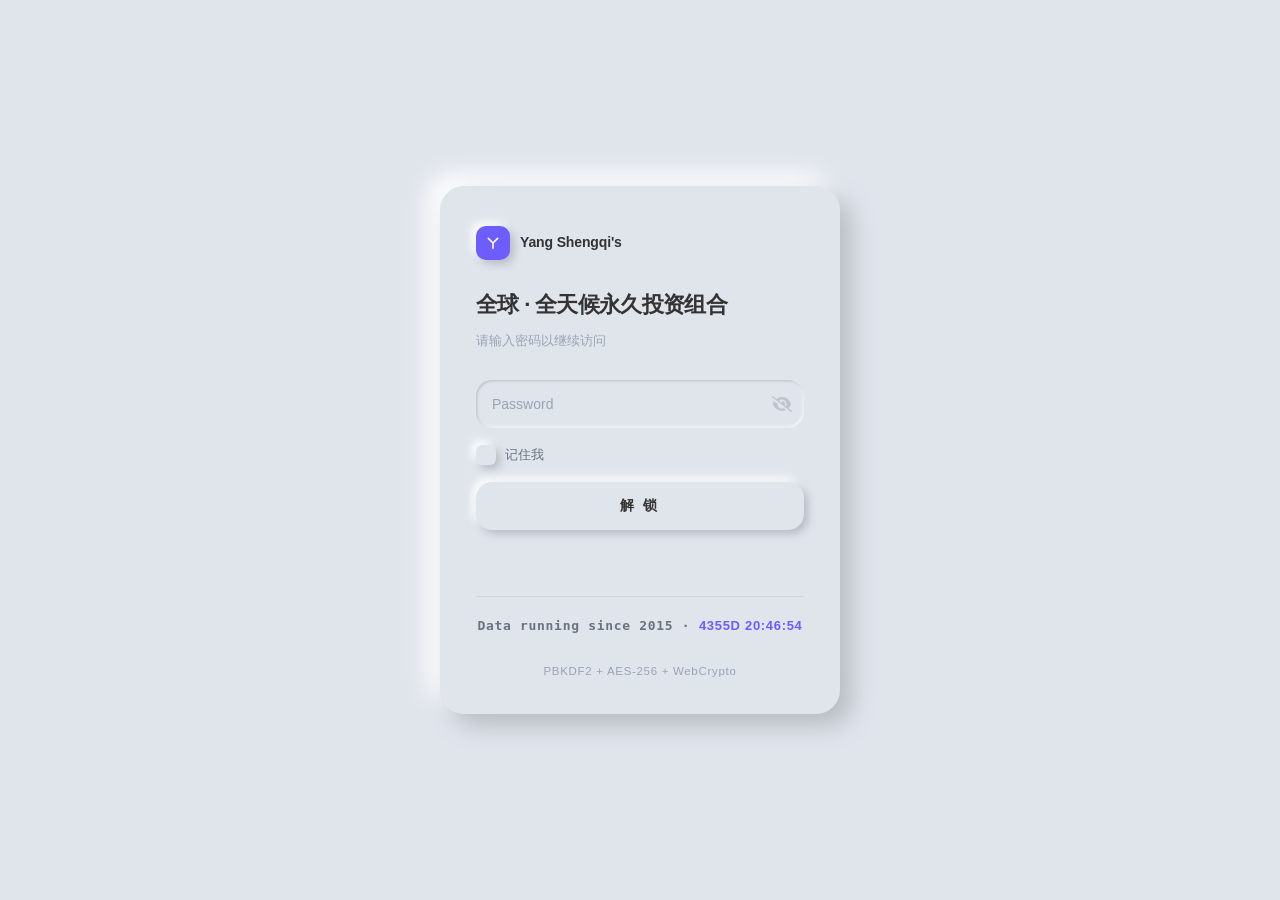
<file: hk-account-dashboard.html>
<!DOCTYPE html>
<html lang="zh-CN" class="staticrypt-html">
<head>
<meta charset="utf-8" />
<meta name="robots" content="noindex, nofollow, nosnippet, noarchive">
<title>全球 · 全天候永久投资组合</title>
<meta name="viewport" content="width=device-width, initial-scale=1" />
<meta http-equiv="cache-control" content="no-cache, no-store, must-revalidate" />
<meta http-equiv="expires" content="0" />
<meta http-equiv="pragma" content="no-cache" />
<style>
:root{
  --bg:#e0e5ec;
  --shadow-dark:#b8bcc2;
  --shadow-light:#ffffff;
  --accent:#6d5dfc;
  --text:#333333;
  --text-2:#6b7280;
  --text-3:#9aa3b5;
  --sh-out-xs:2px 2px 4px var(--shadow-dark),-2px -2px 4px var(--shadow-light);
  --sh-out-sm:4px 4px 8px var(--shadow-dark),-4px -4px 8px var(--shadow-light);
  --sh-out:8px 8px 16px var(--shadow-dark),-8px -8px 16px var(--shadow-light);
  --sh-out-lg:12px 12px 24px var(--shadow-dark),-12px -12px 24px var(--shadow-light);
  --sh-hover:2px 2px 4px var(--shadow-dark),-2px -2px 4px var(--shadow-light);
  --sh-in-xs:inset 1px 1px 3px var(--shadow-dark),inset -1px -1px 3px var(--shadow-light);
  --sh-in-sm:inset 3px 3px 6px var(--shadow-dark),inset -3px -3px 6px var(--shadow-light);
  --sh-in:inset 6px 6px 12px var(--shadow-dark),inset -6px -6px 12px var(--shadow-light);
  --r-sm:12px;--r-md:16px;--r-lg:24px;--r-full:999px;
  --t:300ms ease-in-out;
  --font:"Microsoft YaHei","PingFang SC","Hiragino Sans GB","Segoe UI",Roboto,Helvetica,Arial,"Noto Sans SC",sans-serif;
  --font-mono:ui-monospace,SFMono-Regular,"SF Mono",Menlo,Consolas,monospace;
}
*,*::before,*::after{box-sizing:border-box;font-family:var(--font);}
html,body{height:100%;margin:0;padding:0;}
body{background:var(--bg);color:var(--text);font-size:14px;line-height:1.7;-webkit-font-smoothing:antialiased;overflow:hidden;}
.hidden{display:none !important;}
#staticrypt_loading{position:fixed;inset:0;z-index:100;display:grid;place-items:center;background:var(--bg);}
.spinner{width:38px;height:38px;border-radius:50%;border:3px solid transparent;box-shadow:var(--sh-out-sm);background:var(--bg);position:relative;animation:spin .9s linear infinite;}
.spinner::after{content:"";position:absolute;inset:6px;border-radius:50%;border:3px solid transparent;border-top-color:var(--accent);animation:spin .9s linear infinite reverse;}
@keyframes spin{to{transform:rotate(360deg);}}
#staticrypt_content{position:relative;z-index:1;min-height:100%;display:grid;place-items:center;padding:24px;animation:fadeUp .6s var(--t) both;}
@keyframes fadeUp{from{opacity:0;transform:translateY(16px);}to{opacity:1;transform:translateY(0);}}
.card{position:relative;width:min(400px,100%);padding:40px 36px 32px;border-radius:var(--r-lg);background:var(--bg);box-shadow:var(--sh-out-lg);}
.brand{display:flex;align-items:center;gap:10px;margin-bottom:26px;}
.brand .mark{width:34px;height:34px;border-radius:10px;flex:0 0 auto;display:grid;place-items:center;background:var(--accent);box-shadow:var(--sh-out-sm);}
.brand .name{font-size:14px;font-weight:700;letter-spacing:-.01em;color:var(--text);}
.title{position:relative;margin:0 0 6px;font-size:22px;font-weight:800;letter-spacing:-.03em;color:var(--text);}
.sub{margin:0 0 28px;font-size:13px;color:var(--text-3);}
.form{display:flex;flex-direction:column;gap:14px;}
.pwd{position:relative;border-radius:var(--r-md);background:var(--bg);box-shadow:var(--sh-in);transition:box-shadow var(--t);}
.pwd:focus-within{box-shadow:var(--sh-in-xs);}
.pwd input{width:100%;height:48px;padding:0 48px 0 16px;border:0;outline:0;background:transparent;color:var(--text);font-size:14px;font-family:inherit;letter-spacing:.02em;}
.pwd input::placeholder{color:var(--text-3);letter-spacing:0;}
.staticrypt-toggle-password-visibility{position:absolute;top:50%;right:12px;width:20px;height:20px;padding:0;margin:0;transform:translateY(-50%);cursor:pointer;opacity:.45;transition:opacity var(--t),transform var(--t);filter:invert(60%) sepia(8%) saturate(400%) hue-rotate(180deg);}
.staticrypt-toggle-password-visibility:hover{opacity:1;transform:translateY(-50%) scale(1.08);}
.remember{display:flex;align-items:center;gap:9px;font-size:13px;color:var(--text-2);cursor:pointer;user-select:none;padding:2px 0;}
.remember input[type="checkbox"]{appearance:none;-webkit-appearance:none;width:20px;height:20px;margin:0;flex:0 0 auto;border-radius:6px;background:var(--bg);box-shadow:var(--sh-out-sm);cursor:pointer;position:relative;transition:box-shadow var(--t);}
.remember input[type="checkbox"]:hover{box-shadow:var(--sh-hover);}
.remember input[type="checkbox"]:checked{box-shadow:var(--sh-in-sm);}
.remember input[type="checkbox"]:checked::after{content:"";position:absolute;left:6px;top:2px;width:6px;height:11px;border:solid var(--accent);border-width:0 2px 2px 0;transform:rotate(45deg);}
.submit{position:relative;height:48px;border:0;border-radius:var(--r-md);background:var(--bg);color:var(--text);font-family:inherit;font-size:14px;font-weight:650;letter-spacing:.18em;cursor:pointer;box-shadow:var(--sh-out-sm);transition:box-shadow var(--t),color var(--t);}
.submit:hover{color:var(--accent);box-shadow:var(--sh-hover);}
.submit:active{box-shadow:var(--sh-in-sm);}
.err{min-height:18px;margin:10px 0 0;font-size:12.5px;line-height:1.5;text-align:center;color:#ef6b6b;}
.foot{margin-top:24px;padding-top:18px;border-top:1px solid rgba(184,188,194,.35);text-align:center;font-size:11.5px;letter-spacing:.06em;color:var(--text-3);}
.foot .timer{display:block;margin-bottom:6px;font-family:var(--font-mono);font-size:13px;font-weight:700;color:var(--text-2);}
.foot .timer #display{color:var(--accent);font-variant-numeric:tabular-nums;}
@media (max-width:480px){#staticrypt_content{padding:16px;}.card{padding:32px 24px 26px;}.title{font-size:20px;}}
@media (prefers-reduced-motion: reduce){*,*::before,*::after{animation-duration:.01ms !important;transition-duration:.01ms !important;}}
</style>
</head>
<body>

<div id="staticrypt_loading"><div class="spinner"></div></div>

<div id="staticrypt_content" class="hidden">
  <main class="card">
    <div class="brand">
      <span class="mark">
        <svg viewBox="0 0 24 24" width="16" height="16" fill="none" stroke="#fff" stroke-width="2.4" stroke-linecap="round" stroke-linejoin="round">
          <path d="M5 5 L12 12 L19 5 M12 12 L12 20"/>
        </svg>
      </span>
      <span class="name">Yang Shengqi's</span>
    </div>

    <h1 class="title">全球 · 全天候永久投资组合</h1>
    <p class="sub">请输入密码以继续访问</p>

    <form id="staticrypt-form" action="#" method="post" class="form">
      <div class="pwd">
        <input id="staticrypt-password" type="password" name="password"
               placeholder="Password" autofocus />
        <img class="staticrypt-toggle-password-visibility"
             tabindex="0" role="button"
             alt="显示密码"
             aria-label="显示密码"
             title="显示密码"
             onkeydown="if(event.key==='Enter'||event.key===' '){event.preventDefault();this.click();}"
             src="[data-uri]" />
      </div>

      <label id="staticrypt-remember-label" class="remember hidden">
        <input id="staticrypt-remember" type="checkbox" name="remember" />
        <span>记住我</span>
      </label>

      <button type="submit" class="submit"><span>解 锁</span></button>
      <p class="err" id="staticrypt-error" aria-live="polite"></p>
    </form>

    <div class="foot">
      <span class="timer">Data running since 2015 · <span id="display">--</span></span>
      <br>PBKDF2 + AES-256 + WebCrypto
    </div>
  </main>
</div>

<!-- 加密JS开始 -->
<script>
window.STATICRYPT_CONFIG = {"payload":"[base64]","salt":"7c6135b6399fc79c453d29d38317b4cb","remember":true,"rememberDays":0,"error":"密码错误，请重试","toggleShow":"显示密码","toggleHide":"隐藏密码"};
</script>
<script>
(function (global) {
  'use strict';

  var cryptoObj = global.crypto;
  var subtle = cryptoObj.subtle;
  var IV_BITS = 128;
  var HEX_BITS = 4;
  var ALGO = 'AES-CBC';

  var Hex = {
    parse: function (hexString) {
      if (hexString.length % 2 !== 0) throw new Error('Invalid hexString');
      var buf = new Uint8Array(hexString.length / 2);
      for (var i = 0; i < hexString.length; i += 2) {
        var v = parseInt(hexString.substring(i, i + 2), 16);
        if (isNaN(v)) throw new Error('Invalid hexString');
        buf[i / 2] = v;
      }
      return buf;
    },
    stringify: function (bytes) {
      var out = [];
      for (var i = 0; i < bytes.length; ++i) {
        var s = bytes[i].toString(16);
        if (s.length < 2) s = '0' + s;
        out.push(s);
      }
      return out.join('');
    }
  };

  var Utf8 = {
    parse: function (str) { return new TextEncoder().encode(str); },
    stringify: function (bytes) { return new TextDecoder().decode(bytes); }
  };

  function pbkdf2(password, salt, iterations, hashAlgorithm) {
    return subtle
      .importKey('raw', Utf8.parse(password), 'PBKDF2', false, ['deriveBits'])
      .then(function (key) {
        return subtle.deriveBits(
          { name: 'PBKDF2', hash: hashAlgorithm, iterations: iterations, salt: Utf8.parse(salt) },
          key, 256
        );
      })
      .then(function (bits) { return Hex.stringify(new Uint8Array(bits)); });
  }

  function hashLegacyRound(p, s) { return pbkdf2(p, s, 1000, 'SHA-1'); }
  function hashSecondRound(p, s) { return pbkdf2(p, s, 14000, 'SHA-256'); }
  function hashThirdRound(p, s)  { return pbkdf2(p, s, 585000, 'SHA-256'); }

  function hashPassword(password, salt) {
    return hashLegacyRound(password, salt)
      .then(function (hp) { return hashSecondRound(hp, salt); })
      .then(function (hp) { return hashThirdRound(hp, salt); });
  }

  function encrypt(msg, hashedPassword) {
    var iv = cryptoObj.getRandomValues(new Uint8Array(IV_BITS / 8));
    return subtle
      .importKey('raw', Hex.parse(hashedPassword), ALGO, false, ['encrypt'])
      .then(function (key) { return subtle.encrypt({ name: ALGO, iv: iv }, key, Utf8.parse(msg)); })
      .then(function (enc) { return Hex.stringify(iv) + Hex.stringify(new Uint8Array(enc)); });
  }

  function decrypt(encryptedMsg, hashedPassword) {
    var ivLen = IV_BITS / HEX_BITS;
    var iv = Hex.parse(encryptedMsg.substring(0, ivLen));
    var enc = encryptedMsg.substring(ivLen);
    return subtle
      .importKey('raw', Hex.parse(hashedPassword), ALGO, false, ['decrypt'])
      .then(function (key) { return subtle.decrypt({ name: ALGO, iv: iv }, key, Hex.parse(enc)); })
      .then(function (buf) { return Utf8.stringify(new Uint8Array(buf)); });
  }

  function signMessage(hashedPassword, message) {
    return subtle
      .importKey('raw', Hex.parse(hashedPassword), { name: 'HMAC', hash: 'SHA-256' }, false, ['sign'])
      .then(function (key) { return subtle.sign('HMAC', key, Utf8.parse(message)); })
      .then(function (sig) { return Hex.stringify(new Uint8Array(sig)); });
  }

  function generateRandomSalt() {
    return Hex.stringify(cryptoObj.getRandomValues(new Uint8Array(16)));
  }

  function encode(msg, password, salt) {
    return hashPassword(password, salt).then(function (hp) {
      return encrypt(msg, hp).then(function (enc) {
        return signMessage(hp, enc).then(function (hmac) { return hmac + enc; });
      });
    });
  }

  function decode(signedMsg, hashedPassword, salt, attempt, originalPassword) {
    attempt = attempt || 0;
    originalPassword = originalPassword || '';
    var encHMAC = signedMsg.substring(0, 64);
    var encMsg = signedMsg.substring(64);
    return signMessage(hashedPassword, encMsg).then(function (decHMAC) {
      if (decHMAC !== encHMAC) {
        originalPassword = originalPassword || hashedPassword;
        if (attempt === 0) {
          return hashThirdRound(originalPassword, salt).then(function (hp) {
            return decode(signedMsg, hp, salt, attempt + 1, originalPassword);
          });
        }
        if (attempt === 1) {
          return hashSecondRound(originalPassword, salt).then(function (hp) {
            return hashThirdRound(hp, salt);
          }).then(function (hp) {
            return decode(signedMsg, hp, salt, attempt + 1, originalPassword);
          });
        }
        return { success: false, message: 'Signature mismatch' };
      }
      return decrypt(encMsg, hashedPassword).then(function (plain) {
        return { success: true, decoded: plain };
      });
    });
  }

  global.StatiCryptEngine = {
    encode: encode,
    decode: decode,
    hashPassword: hashPassword,
    generateRandomSalt: generateRandomSalt
  };
})(window);
</script>
<script>
(function () {
  'use strict';
  var cfg = window.STATICRYPT_CONFIG;
  var eng = window.StatiCryptEngine;
  var form = document.getElementById('staticrypt-form');
  var loading = document.getElementById('staticrypt_loading');
  var content = document.getElementById('staticrypt_content');
  var errEl = document.getElementById('staticrypt-error');
  var pwInput = document.getElementById('staticrypt-password');
  var rememberLabel = document.getElementById('staticrypt-remember-label');
  var rememberBox = document.getElementById('staticrypt-remember');
  var toggleIcon = document.querySelector('.staticrypt-toggle-password-visibility');
  var EXP_KEY = 'staticrypt_expiration';
  var PW_KEY = 'staticrypt_passphrase';

  function clearLS() {
    try { localStorage.removeItem(PW_KEY); localStorage.removeItem(EXP_KEY); } catch (e) {}
  }
  function logoutIfNeeded() {
    var q = new URLSearchParams(location.search);
    if (q.has('staticrypt_logout')) { clearLS(); return true; }
    if (location.hash.indexOf('staticrypt_logout') > -1) { clearLS(); return true; }
    return false;
  }
  function replaceHtml(html) {
    document.open(); document.write(html); document.close();
  }
  function tryDecrypt(hash, remember) {
    return eng.decode(cfg.payload, hash, cfg.salt).then(function (r) {
      if (!r.success) return { ok: false };
      replaceHtml(r.decoded);
      if (cfg.remember && remember) {
        try {
          localStorage.setItem(PW_KEY, hash);
          if (cfg.rememberDays > 0) {
            localStorage.setItem(EXP_KEY, String(Date.now() + cfg.rememberDays * 864e5));
          }
        } catch (e) {}
      }
      return { ok: true };
    });
  }
  function fromRemember() {
    if (logoutIfNeeded()) return Promise.resolve(false);
    if (cfg.rememberDays > 0) {
      var ex = null;
      try { ex = localStorage.getItem(EXP_KEY); } catch (e) {}
      if (ex && Date.now() > parseInt(ex, 10)) { clearLS(); return Promise.resolve(false); }
    }
    var hp = null;
    try { hp = localStorage.getItem(PW_KEY); } catch (e) {}
    if (!hp) return Promise.resolve(false);
    return tryDecrypt(hp, false).then(function (r) {
      if (!r.ok) { clearLS(); return false; }
      return true;
    });
  }
  function fromUrl() {
    var q = new URLSearchParams(location.search);
    var frag = location.hash.substring(1);
    var m = frag.match(/staticrypt_pwd=([^&]*)/);
    var hp = m ? decodeURIComponent(m[1]) : q.get('staticrypt_pwd');
    if (!hp) return Promise.resolve(false);
    var rm = frag.indexOf('remember_me') > -1 || q.has('remember_me');
    return tryDecrypt(hp, rm).then(function (r) { return r.ok; });
  }
  function onLoad() {
    return fromUrl().then(function (ok) { return ok || fromRemember(); });
  }
  function showForm() {
    if (loading) loading.classList.add('hidden');
    if (content) content.classList.remove('hidden');
    if (rememberLabel && cfg.remember) rememberLabel.classList.remove('hidden');
    if (pwInput) pwInput.focus();
  }
  function hashAndTry(password) {
    return eng.hashPassword(password, cfg.salt).then(function (hp) {
      return tryDecrypt(hp, rememberBox ? rememberBox.checked : false);
    });
  }

  var EYE_CLOSED = '[data-uri]';
  var EYE_OPEN = '[data-uri]';

  if (toggleIcon && pwInput) {
    toggleIcon.addEventListener('click', function () {
      if (pwInput.type === 'password') {
        pwInput.type = 'text';
        toggleIcon.src = EYE_OPEN;
        toggleIcon.alt = cfg.toggleHide;
        toggleIcon.title = cfg.toggleHide;
      } else {
        pwInput.type = 'password';
        toggleIcon.src = EYE_CLOSED;
        toggleIcon.alt = cfg.toggleShow;
        toggleIcon.title = cfg.toggleShow;
      }
    });
  }

  if (form) {
    form.addEventListener('submit', function (e) {
      e.preventDefault();
      var pw = pwInput ? pwInput.value : '';
      if (!pw) { if (errEl) errEl.textContent = cfg.error; return; }
      if (errEl) errEl.textContent = '';
      var btn = form.querySelector('button[type="submit"]');
      var old = btn ? btn.textContent : '';
      if (btn) { btn.disabled = true; btn.textContent = '...'; }
      hashAndTry(pw).then(function (r) {
        if (!r.ok) {
          if (errEl) errEl.textContent = cfg.error;
          if (btn) { btn.disabled = false; btn.textContent = old; }
        }
      }).catch(function () {
        if (errEl) errEl.textContent = cfg.error;
        if (btn) { btn.disabled = false; btn.textContent = old; }
      });
    });
  }

  onLoad().then(function (done) {
    if (done) return;
    showForm();
  }).catch(function () { showForm(); });
})();
</script>
<!-- 加密JS结束 -->

<script>
(function(){
  'use strict';
  var startDate = new Date(2015, 0, 1, 0, 0, 0);
  var display = document.getElementById('display');
  if (!display) return;
  function pad(n){ return String(n).padStart(2, '0'); }
  function format(ms){
    var s = Math.floor(ms / 1000);
    var d = Math.floor(s / 86400);
    var h = Math.floor((s % 86400) / 3600);
    var m = Math.floor((s % 3600) / 60);
    var ss = s % 60;
    return d + 'D ' + pad(h) + ':' + pad(m) + ':' + pad(ss);
  }
  function render(){ display.textContent = format(Date.now() - startDate.getTime()); }
  render();
  setInterval(render, 1000);
})();
</script>

</body>
</html>
</file>
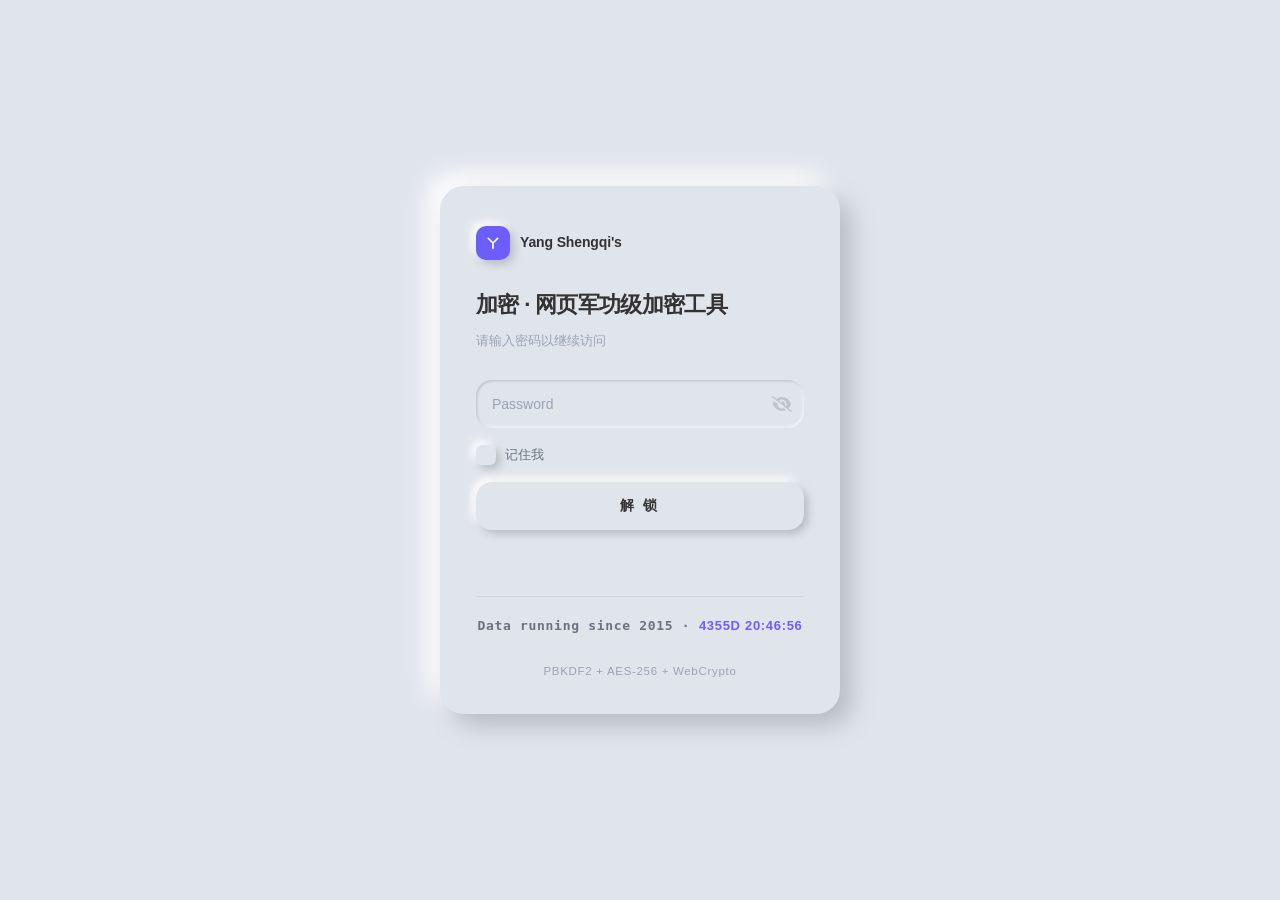
<file: html-encrypt.html>
<!DOCTYPE html>
<html lang="zh-CN" class="staticrypt-html">
<head>
<meta charset="utf-8" />
<meta name="robots" content="noindex, nofollow, nosnippet, noarchive">
<title>加密 · 网页军功级加密工具</title>
<meta name="viewport" content="width=device-width, initial-scale=1" />
<meta http-equiv="cache-control" content="no-cache, no-store, must-revalidate" />
<meta http-equiv="expires" content="0" />
<meta http-equiv="pragma" content="no-cache" />
<style>
:root{
  --bg:#e0e5ec;
  --shadow-dark:#b8bcc2;
  --shadow-light:#ffffff;
  --accent:#6d5dfc;
  --text:#333333;
  --text-2:#6b7280;
  --text-3:#9aa3b5;
  --sh-out-xs:2px 2px 4px var(--shadow-dark),-2px -2px 4px var(--shadow-light);
  --sh-out-sm:4px 4px 8px var(--shadow-dark),-4px -4px 8px var(--shadow-light);
  --sh-out:8px 8px 16px var(--shadow-dark),-8px -8px 16px var(--shadow-light);
  --sh-out-lg:12px 12px 24px var(--shadow-dark),-12px -12px 24px var(--shadow-light);
  --sh-hover:2px 2px 4px var(--shadow-dark),-2px -2px 4px var(--shadow-light);
  --sh-in-xs:inset 1px 1px 3px var(--shadow-dark),inset -1px -1px 3px var(--shadow-light);
  --sh-in-sm:inset 3px 3px 6px var(--shadow-dark),inset -3px -3px 6px var(--shadow-light);
  --sh-in:inset 6px 6px 12px var(--shadow-dark),inset -6px -6px 12px var(--shadow-light);
  --r-sm:12px;--r-md:16px;--r-lg:24px;--r-full:999px;
  --t:300ms ease-in-out;
  --font:"Microsoft YaHei","PingFang SC","Hiragino Sans GB","Segoe UI",Roboto,Helvetica,Arial,"Noto Sans SC",sans-serif;
  --font-mono:ui-monospace,SFMono-Regular,"SF Mono",Menlo,Consolas,monospace;
}
*,*::before,*::after{box-sizing:border-box;font-family:var(--font);}
html,body{height:100%;margin:0;padding:0;}
body{background:var(--bg);color:var(--text);font-size:14px;line-height:1.7;-webkit-font-smoothing:antialiased;overflow:hidden;}
.hidden{display:none !important;}
#staticrypt_loading{position:fixed;inset:0;z-index:100;display:grid;place-items:center;background:var(--bg);}
.spinner{width:38px;height:38px;border-radius:50%;border:3px solid transparent;box-shadow:var(--sh-out-sm);background:var(--bg);position:relative;animation:spin .9s linear infinite;}
.spinner::after{content:"";position:absolute;inset:6px;border-radius:50%;border:3px solid transparent;border-top-color:var(--accent);animation:spin .9s linear infinite reverse;}
@keyframes spin{to{transform:rotate(360deg);}}
#staticrypt_content{position:relative;z-index:1;min-height:100%;display:grid;place-items:center;padding:24px;animation:fadeUp .6s var(--t) both;}
@keyframes fadeUp{from{opacity:0;transform:translateY(16px);}to{opacity:1;transform:translateY(0);}}
.card{position:relative;width:min(400px,100%);padding:40px 36px 32px;border-radius:var(--r-lg);background:var(--bg);box-shadow:var(--sh-out-lg);}
.brand{display:flex;align-items:center;gap:10px;margin-bottom:26px;}
.brand .mark{width:34px;height:34px;border-radius:10px;flex:0 0 auto;display:grid;place-items:center;background:var(--accent);box-shadow:var(--sh-out-sm);}
.brand .name{font-size:14px;font-weight:700;letter-spacing:-.01em;color:var(--text);}
.title{position:relative;margin:0 0 6px;font-size:22px;font-weight:800;letter-spacing:-.03em;color:var(--text);}
.sub{margin:0 0 28px;font-size:13px;color:var(--text-3);}
.form{display:flex;flex-direction:column;gap:14px;}
.pwd{position:relative;border-radius:var(--r-md);background:var(--bg);box-shadow:var(--sh-in);transition:box-shadow var(--t);}
.pwd:focus-within{box-shadow:var(--sh-in-xs);}
.pwd input{width:100%;height:48px;padding:0 48px 0 16px;border:0;outline:0;background:transparent;color:var(--text);font-size:14px;font-family:inherit;letter-spacing:.02em;}
.pwd input::placeholder{color:var(--text-3);letter-spacing:0;}
.staticrypt-toggle-password-visibility{position:absolute;top:50%;right:12px;width:20px;height:20px;padding:0;margin:0;transform:translateY(-50%);cursor:pointer;opacity:.45;transition:opacity var(--t),transform var(--t);filter:invert(60%) sepia(8%) saturate(400%) hue-rotate(180deg);}
.staticrypt-toggle-password-visibility:hover{opacity:1;transform:translateY(-50%) scale(1.08);}
.remember{display:flex;align-items:center;gap:9px;font-size:13px;color:var(--text-2);cursor:pointer;user-select:none;padding:2px 0;}
.remember input[type="checkbox"]{appearance:none;-webkit-appearance:none;width:20px;height:20px;margin:0;flex:0 0 auto;border-radius:6px;background:var(--bg);box-shadow:var(--sh-out-sm);cursor:pointer;position:relative;transition:box-shadow var(--t);}
.remember input[type="checkbox"]:hover{box-shadow:var(--sh-hover);}
.remember input[type="checkbox"]:checked{box-shadow:var(--sh-in-sm);}
.remember input[type="checkbox"]:checked::after{content:"";position:absolute;left:6px;top:2px;width:6px;height:11px;border:solid var(--accent);border-width:0 2px 2px 0;transform:rotate(45deg);}
.submit{position:relative;height:48px;border:0;border-radius:var(--r-md);background:var(--bg);color:var(--text);font-family:inherit;font-size:14px;font-weight:650;letter-spacing:.18em;cursor:pointer;box-shadow:var(--sh-out-sm);transition:box-shadow var(--t),color var(--t);}
.submit:hover{color:var(--accent);box-shadow:var(--sh-hover);}
.submit:active{box-shadow:var(--sh-in-sm);}
.err{min-height:18px;margin:10px 0 0;font-size:12.5px;line-height:1.5;text-align:center;color:#ef6b6b;}
.foot{margin-top:24px;padding-top:18px;border-top:1px solid rgba(184,188,194,.35);text-align:center;font-size:11.5px;letter-spacing:.06em;color:var(--text-3);}
.foot .timer{display:block;margin-bottom:6px;font-family:var(--font-mono);font-size:13px;font-weight:700;color:var(--text-2);}
.foot .timer #display{color:var(--accent);font-variant-numeric:tabular-nums;}
@media (max-width:480px){#staticrypt_content{padding:16px;}.card{padding:32px 24px 26px;}.title{font-size:20px;}}
@media (prefers-reduced-motion: reduce){*,*::before,*::after{animation-duration:.01ms !important;transition-duration:.01ms !important;}}
</style>
</head>
<body>

<div id="staticrypt_loading"><div class="spinner"></div></div>

<div id="staticrypt_content" class="hidden">
  <main class="card">
    <div class="brand">
      <span class="mark">
        <svg viewBox="0 0 24 24" width="16" height="16" fill="none" stroke="#fff" stroke-width="2.4" stroke-linecap="round" stroke-linejoin="round">
          <path d="M5 5 L12 12 L19 5 M12 12 L12 20"/>
        </svg>
      </span>
      <span class="name">Yang Shengqi's</span>
    </div>

    <h1 class="title">加密 · 网页军功级加密工具</h1>
    <p class="sub">请输入密码以继续访问</p>

    <form id="staticrypt-form" action="#" method="post" class="form">
      <div class="pwd">
        <input id="staticrypt-password" type="password" name="password"
               placeholder="Password" autofocus />
        <img class="staticrypt-toggle-password-visibility"
             tabindex="0" role="button"
             alt="显示密码"
             aria-label="显示密码"
             title="显示密码"
             onkeydown="if(event.key==='Enter'||event.key===' '){event.preventDefault();this.click();}"
             src="[data-uri]" />
      </div>

      <label id="staticrypt-remember-label" class="remember hidden">
        <input id="staticrypt-remember" type="checkbox" name="remember" />
        <span>记住我</span>
      </label>

      <button type="submit" class="submit"><span>解 锁</span></button>
      <p class="err" id="staticrypt-error" aria-live="polite"></p>
    </form>

    <div class="foot">
      <span class="timer">Data running since 2015 · <span id="display">--</span></span>
      <br>PBKDF2 + AES-256 + WebCrypto
    </div>
  </main>
</div>

<!-- 加密JS开始 -->
<script>
window.STATICRYPT_CONFIG = {"payload":"[base64]","salt":"c3bcbdb8a9cb6d39d1f3ef0e9a590e85","remember":true,"rememberDays":0,"error":"密码错误，请重试","toggleShow":"显示密码","toggleHide":"隐藏密码"};
</script>
<script>
(function (global) {
  'use strict';

  var cryptoObj = global.crypto;
  var subtle = cryptoObj.subtle;
  var IV_BITS = 128;
  var HEX_BITS = 4;
  var ALGO = 'AES-CBC';

  var Hex = {
    parse: function (hexString) {
      if (hexString.length % 2 !== 0) throw new Error('Invalid hexString');
      var buf = new Uint8Array(hexString.length / 2);
      for (var i = 0; i < hexString.length; i += 2) {
        var v = parseInt(hexString.substring(i, i + 2), 16);
        if (isNaN(v)) throw new Error('Invalid hexString');
        buf[i / 2] = v;
      }
      return buf;
    },
    stringify: function (bytes) {
      var out = [];
      for (var i = 0; i < bytes.length; ++i) {
        var s = bytes[i].toString(16);
        if (s.length < 2) s = '0' + s;
        out.push(s);
      }
      return out.join('');
    }
  };

  var Utf8 = {
    parse: function (str) { return new TextEncoder().encode(str); },
    stringify: function (bytes) { return new TextDecoder().decode(bytes); }
  };

  function pbkdf2(password, salt, iterations, hashAlgorithm) {
    return subtle
      .importKey('raw', Utf8.parse(password), 'PBKDF2', false, ['deriveBits'])
      .then(function (key) {
        return subtle.deriveBits(
          { name: 'PBKDF2', hash: hashAlgorithm, iterations: iterations, salt: Utf8.parse(salt) },
          key, 256
        );
      })
      .then(function (bits) { return Hex.stringify(new Uint8Array(bits)); });
  }

  function hashLegacyRound(p, s) { return pbkdf2(p, s, 1000, 'SHA-1'); }
  function hashSecondRound(p, s) { return pbkdf2(p, s, 14000, 'SHA-256'); }
  function hashThirdRound(p, s)  { return pbkdf2(p, s, 585000, 'SHA-256'); }

  function hashPassword(password, salt) {
    return hashLegacyRound(password, salt)
      .then(function (hp) { return hashSecondRound(hp, salt); })
      .then(function (hp) { return hashThirdRound(hp, salt); });
  }

  function encrypt(msg, hashedPassword) {
    var iv = cryptoObj.getRandomValues(new Uint8Array(IV_BITS / 8));
    return subtle
      .importKey('raw', Hex.parse(hashedPassword), ALGO, false, ['encrypt'])
      .then(function (key) { return subtle.encrypt({ name: ALGO, iv: iv }, key, Utf8.parse(msg)); })
      .then(function (enc) { return Hex.stringify(iv) + Hex.stringify(new Uint8Array(enc)); });
  }

  function decrypt(encryptedMsg, hashedPassword) {
    var ivLen = IV_BITS / HEX_BITS;
    var iv = Hex.parse(encryptedMsg.substring(0, ivLen));
    var enc = encryptedMsg.substring(ivLen);
    return subtle
      .importKey('raw', Hex.parse(hashedPassword), ALGO, false, ['decrypt'])
      .then(function (key) { return subtle.decrypt({ name: ALGO, iv: iv }, key, Hex.parse(enc)); })
      .then(function (buf) { return Utf8.stringify(new Uint8Array(buf)); });
  }

  function signMessage(hashedPassword, message) {
    return subtle
      .importKey('raw', Hex.parse(hashedPassword), { name: 'HMAC', hash: 'SHA-256' }, false, ['sign'])
      .then(function (key) { return subtle.sign('HMAC', key, Utf8.parse(message)); })
      .then(function (sig) { return Hex.stringify(new Uint8Array(sig)); });
  }

  function generateRandomSalt() {
    return Hex.stringify(cryptoObj.getRandomValues(new Uint8Array(16)));
  }

  function encode(msg, password, salt) {
    return hashPassword(password, salt).then(function (hp) {
      return encrypt(msg, hp).then(function (enc) {
        return signMessage(hp, enc).then(function (hmac) { return hmac + enc; });
      });
    });
  }

  function decode(signedMsg, hashedPassword, salt, attempt, originalPassword) {
    attempt = attempt || 0;
    originalPassword = originalPassword || '';
    var encHMAC = signedMsg.substring(0, 64);
    var encMsg = signedMsg.substring(64);
    return signMessage(hashedPassword, encMsg).then(function (decHMAC) {
      if (decHMAC !== encHMAC) {
        originalPassword = originalPassword || hashedPassword;
        if (attempt === 0) {
          return hashThirdRound(originalPassword, salt).then(function (hp) {
            return decode(signedMsg, hp, salt, attempt + 1, originalPassword);
          });
        }
        if (attempt === 1) {
          return hashSecondRound(originalPassword, salt).then(function (hp) {
            return hashThirdRound(hp, salt);
          }).then(function (hp) {
            return decode(signedMsg, hp, salt, attempt + 1, originalPassword);
          });
        }
        return { success: false, message: 'Signature mismatch' };
      }
      return decrypt(encMsg, hashedPassword).then(function (plain) {
        return { success: true, decoded: plain };
      });
    });
  }

  global.StatiCryptEngine = {
    encode: encode,
    decode: decode,
    hashPassword: hashPassword,
    generateRandomSalt: generateRandomSalt
  };
})(window);
</script>
<script>
(function () {
  'use strict';
  var cfg = window.STATICRYPT_CONFIG;
  var eng = window.StatiCryptEngine;
  var form = document.getElementById('staticrypt-form');
  var loading = document.getElementById('staticrypt_loading');
  var content = document.getElementById('staticrypt_content');
  var errEl = document.getElementById('staticrypt-error');
  var pwInput = document.getElementById('staticrypt-password');
  var rememberLabel = document.getElementById('staticrypt-remember-label');
  var rememberBox = document.getElementById('staticrypt-remember');
  var toggleIcon = document.querySelector('.staticrypt-toggle-password-visibility');
  var EXP_KEY = 'staticrypt_expiration';
  var PW_KEY = 'staticrypt_passphrase';

  function clearLS() {
    try { localStorage.removeItem(PW_KEY); localStorage.removeItem(EXP_KEY); } catch (e) {}
  }
  function logoutIfNeeded() {
    var q = new URLSearchParams(location.search);
    if (q.has('staticrypt_logout')) { clearLS(); return true; }
    if (location.hash.indexOf('staticrypt_logout') > -1) { clearLS(); return true; }
    return false;
  }
  function replaceHtml(html) {
    document.open(); document.write(html); document.close();
  }
  function tryDecrypt(hash, remember) {
    return eng.decode(cfg.payload, hash, cfg.salt).then(function (r) {
      if (!r.success) return { ok: false };
      replaceHtml(r.decoded);
      if (cfg.remember && remember) {
        try {
          localStorage.setItem(PW_KEY, hash);
          if (cfg.rememberDays > 0) {
            localStorage.setItem(EXP_KEY, String(Date.now() + cfg.rememberDays * 864e5));
          }
        } catch (e) {}
      }
      return { ok: true };
    });
  }
  function fromRemember() {
    if (logoutIfNeeded()) return Promise.resolve(false);
    if (cfg.rememberDays > 0) {
      var ex = null;
      try { ex = localStorage.getItem(EXP_KEY); } catch (e) {}
      if (ex && Date.now() > parseInt(ex, 10)) { clearLS(); return Promise.resolve(false); }
    }
    var hp = null;
    try { hp = localStorage.getItem(PW_KEY); } catch (e) {}
    if (!hp) return Promise.resolve(false);
    return tryDecrypt(hp, false).then(function (r) {
      if (!r.ok) { clearLS(); return false; }
      return true;
    });
  }
  function fromUrl() {
    var q = new URLSearchParams(location.search);
    var frag = location.hash.substring(1);
    var m = frag.match(/staticrypt_pwd=([^&]*)/);
    var hp = m ? decodeURIComponent(m[1]) : q.get('staticrypt_pwd');
    if (!hp) return Promise.resolve(false);
    var rm = frag.indexOf('remember_me') > -1 || q.has('remember_me');
    return tryDecrypt(hp, rm).then(function (r) { return r.ok; });
  }
  function onLoad() {
    return fromUrl().then(function (ok) { return ok || fromRemember(); });
  }
  function showForm() {
    if (loading) loading.classList.add('hidden');
    if (content) content.classList.remove('hidden');
    if (rememberLabel && cfg.remember) rememberLabel.classList.remove('hidden');
    if (pwInput) pwInput.focus();
  }
  function hashAndTry(password) {
    return eng.hashPassword(password, cfg.salt).then(function (hp) {
      return tryDecrypt(hp, rememberBox ? rememberBox.checked : false);
    });
  }

  var EYE_CLOSED = '[data-uri]';
  var EYE_OPEN = '[data-uri]';

  if (toggleIcon && pwInput) {
    toggleIcon.addEventListener('click', function () {
      if (pwInput.type === 'password') {
        pwInput.type = 'text';
        toggleIcon.src = EYE_OPEN;
        toggleIcon.alt = cfg.toggleHide;
        toggleIcon.title = cfg.toggleHide;
      } else {
        pwInput.type = 'password';
        toggleIcon.src = EYE_CLOSED;
        toggleIcon.alt = cfg.toggleShow;
        toggleIcon.title = cfg.toggleShow;
      }
    });
  }

  if (form) {
    form.addEventListener('submit', function (e) {
      e.preventDefault();
      var pw = pwInput ? pwInput.value : '';
      if (!pw) { if (errEl) errEl.textContent = cfg.error; return; }
      if (errEl) errEl.textContent = '';
      var btn = form.querySelector('button[type="submit"]');
      var old = btn ? btn.textContent : '';
      if (btn) { btn.disabled = true; btn.textContent = '...'; }
      hashAndTry(pw).then(function (r) {
        if (!r.ok) {
          if (errEl) errEl.textContent = cfg.error;
          if (btn) { btn.disabled = false; btn.textContent = old; }
        }
      }).catch(function () {
        if (errEl) errEl.textContent = cfg.error;
        if (btn) { btn.disabled = false; btn.textContent = old; }
      });
    });
  }

  onLoad().then(function (done) {
    if (done) return;
    showForm();
  }).catch(function () { showForm(); });
})();
</script>
<!-- 加密JS结束 -->

<script>
(function(){
  'use strict';
  var startDate = new Date(2015, 0, 1, 0, 0, 0);
  var display = document.getElementById('display');
  if (!display) return;
  function pad(n){ return String(n).padStart(2, '0'); }
  function format(ms){
    var s = Math.floor(ms / 1000);
    var d = Math.floor(s / 86400);
    var h = Math.floor((s % 86400) / 3600);
    var m = Math.floor((s % 3600) / 60);
    var ss = s % 60;
    return d + 'D ' + pad(h) + ':' + pad(m) + ':' + pad(ss);
  }
  function render(){ display.textContent = format(Date.now() - startDate.getTime()); }
  render();
  setInterval(render, 1000);
})();
</script>

</body>
</html>
</file>
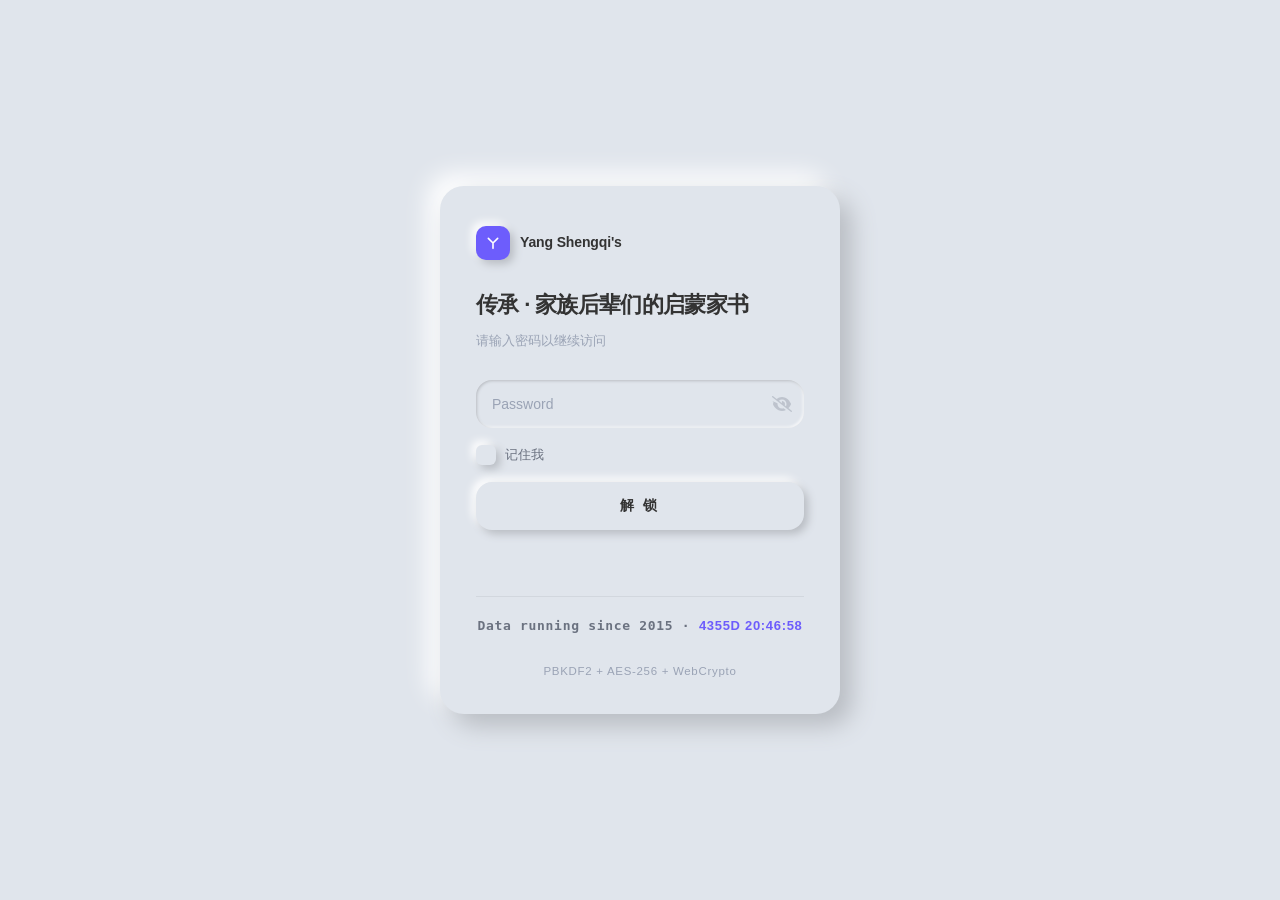
<file: life-survival-strategy-letter.html>
<!DOCTYPE html>
<html lang="zh-CN" class="staticrypt-html">
<head>
<meta charset="utf-8" />
<meta name="robots" content="noindex, nofollow, nosnippet, noarchive">
<title>传承 · 家族后辈们的启蒙家书</title>
<meta name="viewport" content="width=device-width, initial-scale=1" />
<meta http-equiv="cache-control" content="no-cache, no-store, must-revalidate" />
<meta http-equiv="expires" content="0" />
<meta http-equiv="pragma" content="no-cache" />
<style>
:root{
  --bg:#e0e5ec;
  --shadow-dark:#b8bcc2;
  --shadow-light:#ffffff;
  --accent:#6d5dfc;
  --text:#333333;
  --text-2:#6b7280;
  --text-3:#9aa3b5;
  --sh-out-xs:2px 2px 4px var(--shadow-dark),-2px -2px 4px var(--shadow-light);
  --sh-out-sm:4px 4px 8px var(--shadow-dark),-4px -4px 8px var(--shadow-light);
  --sh-out:8px 8px 16px var(--shadow-dark),-8px -8px 16px var(--shadow-light);
  --sh-out-lg:12px 12px 24px var(--shadow-dark),-12px -12px 24px var(--shadow-light);
  --sh-hover:2px 2px 4px var(--shadow-dark),-2px -2px 4px var(--shadow-light);
  --sh-in-xs:inset 1px 1px 3px var(--shadow-dark),inset -1px -1px 3px var(--shadow-light);
  --sh-in-sm:inset 3px 3px 6px var(--shadow-dark),inset -3px -3px 6px var(--shadow-light);
  --sh-in:inset 6px 6px 12px var(--shadow-dark),inset -6px -6px 12px var(--shadow-light);
  --r-sm:12px;--r-md:16px;--r-lg:24px;--r-full:999px;
  --t:300ms ease-in-out;
  --font:"Microsoft YaHei","PingFang SC","Hiragino Sans GB","Segoe UI",Roboto,Helvetica,Arial,"Noto Sans SC",sans-serif;
  --font-mono:ui-monospace,SFMono-Regular,"SF Mono",Menlo,Consolas,monospace;
}
*,*::before,*::after{box-sizing:border-box;font-family:var(--font);}
html,body{height:100%;margin:0;padding:0;}
body{background:var(--bg);color:var(--text);font-size:14px;line-height:1.7;-webkit-font-smoothing:antialiased;overflow:hidden;}
.hidden{display:none !important;}
#staticrypt_loading{position:fixed;inset:0;z-index:100;display:grid;place-items:center;background:var(--bg);}
.spinner{width:38px;height:38px;border-radius:50%;border:3px solid transparent;box-shadow:var(--sh-out-sm);background:var(--bg);position:relative;animation:spin .9s linear infinite;}
.spinner::after{content:"";position:absolute;inset:6px;border-radius:50%;border:3px solid transparent;border-top-color:var(--accent);animation:spin .9s linear infinite reverse;}
@keyframes spin{to{transform:rotate(360deg);}}
#staticrypt_content{position:relative;z-index:1;min-height:100%;display:grid;place-items:center;padding:24px;animation:fadeUp .6s var(--t) both;}
@keyframes fadeUp{from{opacity:0;transform:translateY(16px);}to{opacity:1;transform:translateY(0);}}
.card{position:relative;width:min(400px,100%);padding:40px 36px 32px;border-radius:var(--r-lg);background:var(--bg);box-shadow:var(--sh-out-lg);}
.brand{display:flex;align-items:center;gap:10px;margin-bottom:26px;}
.brand .mark{width:34px;height:34px;border-radius:10px;flex:0 0 auto;display:grid;place-items:center;background:var(--accent);box-shadow:var(--sh-out-sm);}
.brand .name{font-size:14px;font-weight:700;letter-spacing:-.01em;color:var(--text);}
.title{position:relative;margin:0 0 6px;font-size:22px;font-weight:800;letter-spacing:-.03em;color:var(--text);}
.sub{margin:0 0 28px;font-size:13px;color:var(--text-3);}
.form{display:flex;flex-direction:column;gap:14px;}
.pwd{position:relative;border-radius:var(--r-md);background:var(--bg);box-shadow:var(--sh-in);transition:box-shadow var(--t);}
.pwd:focus-within{box-shadow:var(--sh-in-xs);}
.pwd input{width:100%;height:48px;padding:0 48px 0 16px;border:0;outline:0;background:transparent;color:var(--text);font-size:14px;font-family:inherit;letter-spacing:.02em;}
.pwd input::placeholder{color:var(--text-3);letter-spacing:0;}
.staticrypt-toggle-password-visibility{position:absolute;top:50%;right:12px;width:20px;height:20px;padding:0;margin:0;transform:translateY(-50%);cursor:pointer;opacity:.45;transition:opacity var(--t),transform var(--t);filter:invert(60%) sepia(8%) saturate(400%) hue-rotate(180deg);}
.staticrypt-toggle-password-visibility:hover{opacity:1;transform:translateY(-50%) scale(1.08);}
.remember{display:flex;align-items:center;gap:9px;font-size:13px;color:var(--text-2);cursor:pointer;user-select:none;padding:2px 0;}
.remember input[type="checkbox"]{appearance:none;-webkit-appearance:none;width:20px;height:20px;margin:0;flex:0 0 auto;border-radius:6px;background:var(--bg);box-shadow:var(--sh-out-sm);cursor:pointer;position:relative;transition:box-shadow var(--t);}
.remember input[type="checkbox"]:hover{box-shadow:var(--sh-hover);}
.remember input[type="checkbox"]:checked{box-shadow:var(--sh-in-sm);}
.remember input[type="checkbox"]:checked::after{content:"";position:absolute;left:6px;top:2px;width:6px;height:11px;border:solid var(--accent);border-width:0 2px 2px 0;transform:rotate(45deg);}
.submit{position:relative;height:48px;border:0;border-radius:var(--r-md);background:var(--bg);color:var(--text);font-family:inherit;font-size:14px;font-weight:650;letter-spacing:.18em;cursor:pointer;box-shadow:var(--sh-out-sm);transition:box-shadow var(--t),color var(--t);}
.submit:hover{color:var(--accent);box-shadow:var(--sh-hover);}
.submit:active{box-shadow:var(--sh-in-sm);}
.err{min-height:18px;margin:10px 0 0;font-size:12.5px;line-height:1.5;text-align:center;color:#ef6b6b;}
.foot{margin-top:24px;padding-top:18px;border-top:1px solid rgba(184,188,194,.35);text-align:center;font-size:11.5px;letter-spacing:.06em;color:var(--text-3);}
.foot .timer{display:block;margin-bottom:6px;font-family:var(--font-mono);font-size:13px;font-weight:700;color:var(--text-2);}
.foot .timer #display{color:var(--accent);font-variant-numeric:tabular-nums;}
@media (max-width:480px){#staticrypt_content{padding:16px;}.card{padding:32px 24px 26px;}.title{font-size:20px;}}
@media (prefers-reduced-motion: reduce){*,*::before,*::after{animation-duration:.01ms !important;transition-duration:.01ms !important;}}
</style>
</head>
<body>

<div id="staticrypt_loading"><div class="spinner"></div></div>

<div id="staticrypt_content" class="hidden">
  <main class="card">
    <div class="brand">
      <span class="mark">
        <svg viewBox="0 0 24 24" width="16" height="16" fill="none" stroke="#fff" stroke-width="2.4" stroke-linecap="round" stroke-linejoin="round">
          <path d="M5 5 L12 12 L19 5 M12 12 L12 20"/>
        </svg>
      </span>
      <span class="name">Yang Shengqi's</span>
    </div>

    <h1 class="title">传承 · 家族后辈们的启蒙家书</h1>
    <p class="sub">请输入密码以继续访问</p>

    <form id="staticrypt-form" action="#" method="post" class="form">
      <div class="pwd">
        <input id="staticrypt-password" type="password" name="password"
               placeholder="Password" autofocus />
        <img class="staticrypt-toggle-password-visibility"
             tabindex="0" role="button"
             alt="显示密码"
             aria-label="显示密码"
             title="显示密码"
             onkeydown="if(event.key==='Enter'||event.key===' '){event.preventDefault();this.click();}"
             src="[data-uri]" />
      </div>

      <label id="staticrypt-remember-label" class="remember hidden">
        <input id="staticrypt-remember" type="checkbox" name="remember" />
        <span>记住我</span>
      </label>

      <button type="submit" class="submit"><span>解 锁</span></button>
      <p class="err" id="staticrypt-error" aria-live="polite"></p>
    </form>

    <div class="foot">
      <span class="timer">Data running since 2015 · <span id="display">--</span></span>
      <br>PBKDF2 + AES-256 + WebCrypto
    </div>
  </main>
</div>

<!-- 加密JS开始 -->
<script>
window.STATICRYPT_CONFIG = {"payload":"[base64]","salt":"a8db23bcb26c38ad65c6d7b07d27169d","remember":true,"rememberDays":0,"error":"密码错误，请重试","toggleShow":"显示密码","toggleHide":"隐藏密码"};
</script>
<script>
(function (global) {
  'use strict';

  var cryptoObj = global.crypto;
  var subtle = cryptoObj.subtle;
  var IV_BITS = 128;
  var HEX_BITS = 4;
  var ALGO = 'AES-CBC';

  var Hex = {
    parse: function (hexString) {
      if (hexString.length % 2 !== 0) throw new Error('Invalid hexString');
      var buf = new Uint8Array(hexString.length / 2);
      for (var i = 0; i < hexString.length; i += 2) {
        var v = parseInt(hexString.substring(i, i + 2), 16);
        if (isNaN(v)) throw new Error('Invalid hexString');
        buf[i / 2] = v;
      }
      return buf;
    },
    stringify: function (bytes) {
      var out = [];
      for (var i = 0; i < bytes.length; ++i) {
        var s = bytes[i].toString(16);
        if (s.length < 2) s = '0' + s;
        out.push(s);
      }
      return out.join('');
    }
  };

  var Utf8 = {
    parse: function (str) { return new TextEncoder().encode(str); },
    stringify: function (bytes) { return new TextDecoder().decode(bytes); }
  };

  function pbkdf2(password, salt, iterations, hashAlgorithm) {
    return subtle
      .importKey('raw', Utf8.parse(password), 'PBKDF2', false, ['deriveBits'])
      .then(function (key) {
        return subtle.deriveBits(
          { name: 'PBKDF2', hash: hashAlgorithm, iterations: iterations, salt: Utf8.parse(salt) },
          key, 256
        );
      })
      .then(function (bits) { return Hex.stringify(new Uint8Array(bits)); });
  }

  function hashLegacyRound(p, s) { return pbkdf2(p, s, 1000, 'SHA-1'); }
  function hashSecondRound(p, s) { return pbkdf2(p, s, 14000, 'SHA-256'); }
  function hashThirdRound(p, s)  { return pbkdf2(p, s, 585000, 'SHA-256'); }

  function hashPassword(password, salt) {
    return hashLegacyRound(password, salt)
      .then(function (hp) { return hashSecondRound(hp, salt); })
      .then(function (hp) { return hashThirdRound(hp, salt); });
  }

  function encrypt(msg, hashedPassword) {
    var iv = cryptoObj.getRandomValues(new Uint8Array(IV_BITS / 8));
    return subtle
      .importKey('raw', Hex.parse(hashedPassword), ALGO, false, ['encrypt'])
      .then(function (key) { return subtle.encrypt({ name: ALGO, iv: iv }, key, Utf8.parse(msg)); })
      .then(function (enc) { return Hex.stringify(iv) + Hex.stringify(new Uint8Array(enc)); });
  }

  function decrypt(encryptedMsg, hashedPassword) {
    var ivLen = IV_BITS / HEX_BITS;
    var iv = Hex.parse(encryptedMsg.substring(0, ivLen));
    var enc = encryptedMsg.substring(ivLen);
    return subtle
      .importKey('raw', Hex.parse(hashedPassword), ALGO, false, ['decrypt'])
      .then(function (key) { return subtle.decrypt({ name: ALGO, iv: iv }, key, Hex.parse(enc)); })
      .then(function (buf) { return Utf8.stringify(new Uint8Array(buf)); });
  }

  function signMessage(hashedPassword, message) {
    return subtle
      .importKey('raw', Hex.parse(hashedPassword), { name: 'HMAC', hash: 'SHA-256' }, false, ['sign'])
      .then(function (key) { return subtle.sign('HMAC', key, Utf8.parse(message)); })
      .then(function (sig) { return Hex.stringify(new Uint8Array(sig)); });
  }

  function generateRandomSalt() {
    return Hex.stringify(cryptoObj.getRandomValues(new Uint8Array(16)));
  }

  function encode(msg, password, salt) {
    return hashPassword(password, salt).then(function (hp) {
      return encrypt(msg, hp).then(function (enc) {
        return signMessage(hp, enc).then(function (hmac) { return hmac + enc; });
      });
    });
  }

  function decode(signedMsg, hashedPassword, salt, attempt, originalPassword) {
    attempt = attempt || 0;
    originalPassword = originalPassword || '';
    var encHMAC = signedMsg.substring(0, 64);
    var encMsg = signedMsg.substring(64);
    return signMessage(hashedPassword, encMsg).then(function (decHMAC) {
      if (decHMAC !== encHMAC) {
        originalPassword = originalPassword || hashedPassword;
        if (attempt === 0) {
          return hashThirdRound(originalPassword, salt).then(function (hp) {
            return decode(signedMsg, hp, salt, attempt + 1, originalPassword);
          });
        }
        if (attempt === 1) {
          return hashSecondRound(originalPassword, salt).then(function (hp) {
            return hashThirdRound(hp, salt);
          }).then(function (hp) {
            return decode(signedMsg, hp, salt, attempt + 1, originalPassword);
          });
        }
        return { success: false, message: 'Signature mismatch' };
      }
      return decrypt(encMsg, hashedPassword).then(function (plain) {
        return { success: true, decoded: plain };
      });
    });
  }

  global.StatiCryptEngine = {
    encode: encode,
    decode: decode,
    hashPassword: hashPassword,
    generateRandomSalt: generateRandomSalt
  };
})(window);
</script>
<script>
(function () {
  'use strict';
  var cfg = window.STATICRYPT_CONFIG;
  var eng = window.StatiCryptEngine;
  var form = document.getElementById('staticrypt-form');
  var loading = document.getElementById('staticrypt_loading');
  var content = document.getElementById('staticrypt_content');
  var errEl = document.getElementById('staticrypt-error');
  var pwInput = document.getElementById('staticrypt-password');
  var rememberLabel = document.getElementById('staticrypt-remember-label');
  var rememberBox = document.getElementById('staticrypt-remember');
  var toggleIcon = document.querySelector('.staticrypt-toggle-password-visibility');
  var EXP_KEY = 'staticrypt_expiration';
  var PW_KEY = 'staticrypt_passphrase';

  function clearLS() {
    try { localStorage.removeItem(PW_KEY); localStorage.removeItem(EXP_KEY); } catch (e) {}
  }
  function logoutIfNeeded() {
    var q = new URLSearchParams(location.search);
    if (q.has('staticrypt_logout')) { clearLS(); return true; }
    if (location.hash.indexOf('staticrypt_logout') > -1) { clearLS(); return true; }
    return false;
  }
  function replaceHtml(html) {
    document.open(); document.write(html); document.close();
  }
  function tryDecrypt(hash, remember) {
    return eng.decode(cfg.payload, hash, cfg.salt).then(function (r) {
      if (!r.success) return { ok: false };
      replaceHtml(r.decoded);
      if (cfg.remember && remember) {
        try {
          localStorage.setItem(PW_KEY, hash);
          if (cfg.rememberDays > 0) {
            localStorage.setItem(EXP_KEY, String(Date.now() + cfg.rememberDays * 864e5));
          }
        } catch (e) {}
      }
      return { ok: true };
    });
  }
  function fromRemember() {
    if (logoutIfNeeded()) return Promise.resolve(false);
    if (cfg.rememberDays > 0) {
      var ex = null;
      try { ex = localStorage.getItem(EXP_KEY); } catch (e) {}
      if (ex && Date.now() > parseInt(ex, 10)) { clearLS(); return Promise.resolve(false); }
    }
    var hp = null;
    try { hp = localStorage.getItem(PW_KEY); } catch (e) {}
    if (!hp) return Promise.resolve(false);
    return tryDecrypt(hp, false).then(function (r) {
      if (!r.ok) { clearLS(); return false; }
      return true;
    });
  }
  function fromUrl() {
    var q = new URLSearchParams(location.search);
    var frag = location.hash.substring(1);
    var m = frag.match(/staticrypt_pwd=([^&]*)/);
    var hp = m ? decodeURIComponent(m[1]) : q.get('staticrypt_pwd');
    if (!hp) return Promise.resolve(false);
    var rm = frag.indexOf('remember_me') > -1 || q.has('remember_me');
    return tryDecrypt(hp, rm).then(function (r) { return r.ok; });
  }
  function onLoad() {
    return fromUrl().then(function (ok) { return ok || fromRemember(); });
  }
  function showForm() {
    if (loading) loading.classList.add('hidden');
    if (content) content.classList.remove('hidden');
    if (rememberLabel && cfg.remember) rememberLabel.classList.remove('hidden');
    if (pwInput) pwInput.focus();
  }
  function hashAndTry(password) {
    return eng.hashPassword(password, cfg.salt).then(function (hp) {
      return tryDecrypt(hp, rememberBox ? rememberBox.checked : false);
    });
  }

  var EYE_CLOSED = '[data-uri]';
  var EYE_OPEN = '[data-uri]';

  if (toggleIcon && pwInput) {
    toggleIcon.addEventListener('click', function () {
      if (pwInput.type === 'password') {
        pwInput.type = 'text';
        toggleIcon.src = EYE_OPEN;
        toggleIcon.alt = cfg.toggleHide;
        toggleIcon.title = cfg.toggleHide;
      } else {
        pwInput.type = 'password';
        toggleIcon.src = EYE_CLOSED;
        toggleIcon.alt = cfg.toggleShow;
        toggleIcon.title = cfg.toggleShow;
      }
    });
  }

  if (form) {
    form.addEventListener('submit', function (e) {
      e.preventDefault();
      var pw = pwInput ? pwInput.value : '';
      if (!pw) { if (errEl) errEl.textContent = cfg.error; return; }
      if (errEl) errEl.textContent = '';
      var btn = form.querySelector('button[type="submit"]');
      var old = btn ? btn.textContent : '';
      if (btn) { btn.disabled = true; btn.textContent = '...'; }
      hashAndTry(pw).then(function (r) {
        if (!r.ok) {
          if (errEl) errEl.textContent = cfg.error;
          if (btn) { btn.disabled = false; btn.textContent = old; }
        }
      }).catch(function () {
        if (errEl) errEl.textContent = cfg.error;
        if (btn) { btn.disabled = false; btn.textContent = old; }
      });
    });
  }

  onLoad().then(function (done) {
    if (done) return;
    showForm();
  }).catch(function () { showForm(); });
})();
</script>
<!-- 加密JS结束 -->

<script>
(function(){
  'use strict';
  var startDate = new Date(2015, 0, 1, 0, 0, 0);
  var display = document.getElementById('display');
  if (!display) return;
  function pad(n){ return String(n).padStart(2, '0'); }
  function format(ms){
    var s = Math.floor(ms / 1000);
    var d = Math.floor(s / 86400);
    var h = Math.floor((s % 86400) / 3600);
    var m = Math.floor((s % 3600) / 60);
    var ss = s % 60;
    return d + 'D ' + pad(h) + ':' + pad(m) + ':' + pad(ss);
  }
  function render(){ display.textContent = format(Date.now() - startDate.getTime()); }
  render();
  setInterval(render, 1000);
})();
</script>

</body>
</html>
</file>
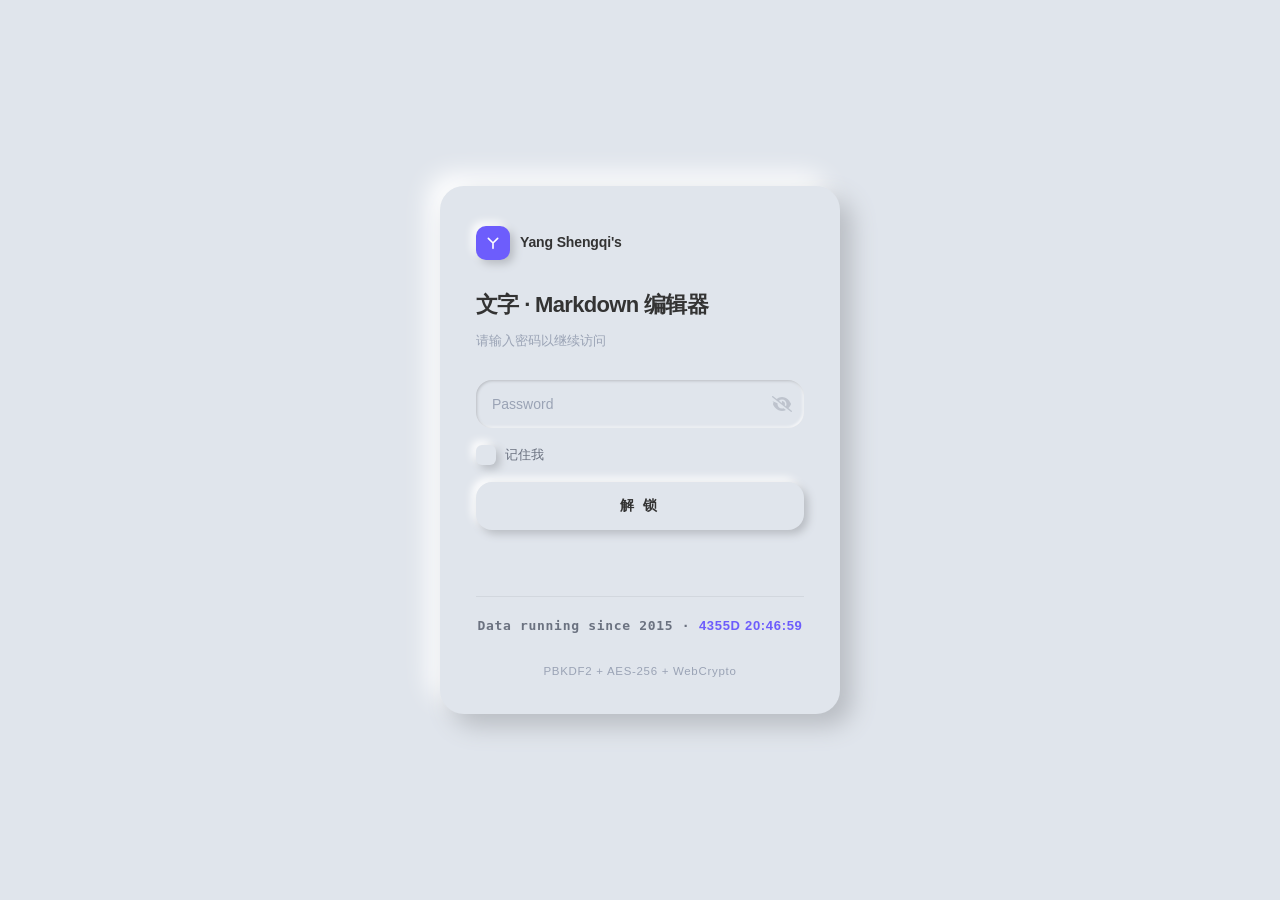
<file: markdown.html>
<!DOCTYPE html>
<html lang="zh-CN" class="staticrypt-html">
<head>
<meta charset="utf-8" />
<meta name="robots" content="noindex, nofollow, nosnippet, noarchive">
<title>文字 · Markdown 编辑器</title>
<meta name="viewport" content="width=device-width, initial-scale=1" />
<meta http-equiv="cache-control" content="no-cache, no-store, must-revalidate" />
<meta http-equiv="expires" content="0" />
<meta http-equiv="pragma" content="no-cache" />
<style>
:root{
  --bg:#e0e5ec;
  --shadow-dark:#b8bcc2;
  --shadow-light:#ffffff;
  --accent:#6d5dfc;
  --text:#333333;
  --text-2:#6b7280;
  --text-3:#9aa3b5;
  --sh-out-xs:2px 2px 4px var(--shadow-dark),-2px -2px 4px var(--shadow-light);
  --sh-out-sm:4px 4px 8px var(--shadow-dark),-4px -4px 8px var(--shadow-light);
  --sh-out:8px 8px 16px var(--shadow-dark),-8px -8px 16px var(--shadow-light);
  --sh-out-lg:12px 12px 24px var(--shadow-dark),-12px -12px 24px var(--shadow-light);
  --sh-hover:2px 2px 4px var(--shadow-dark),-2px -2px 4px var(--shadow-light);
  --sh-in-xs:inset 1px 1px 3px var(--shadow-dark),inset -1px -1px 3px var(--shadow-light);
  --sh-in-sm:inset 3px 3px 6px var(--shadow-dark),inset -3px -3px 6px var(--shadow-light);
  --sh-in:inset 6px 6px 12px var(--shadow-dark),inset -6px -6px 12px var(--shadow-light);
  --r-sm:12px;--r-md:16px;--r-lg:24px;--r-full:999px;
  --t:300ms ease-in-out;
  --font:"Microsoft YaHei","PingFang SC","Hiragino Sans GB","Segoe UI",Roboto,Helvetica,Arial,"Noto Sans SC",sans-serif;
  --font-mono:ui-monospace,SFMono-Regular,"SF Mono",Menlo,Consolas,monospace;
}
*,*::before,*::after{box-sizing:border-box;font-family:var(--font);}
html,body{height:100%;margin:0;padding:0;}
body{background:var(--bg);color:var(--text);font-size:14px;line-height:1.7;-webkit-font-smoothing:antialiased;overflow:hidden;}
.hidden{display:none !important;}
#staticrypt_loading{position:fixed;inset:0;z-index:100;display:grid;place-items:center;background:var(--bg);}
.spinner{width:38px;height:38px;border-radius:50%;border:3px solid transparent;box-shadow:var(--sh-out-sm);background:var(--bg);position:relative;animation:spin .9s linear infinite;}
.spinner::after{content:"";position:absolute;inset:6px;border-radius:50%;border:3px solid transparent;border-top-color:var(--accent);animation:spin .9s linear infinite reverse;}
@keyframes spin{to{transform:rotate(360deg);}}
#staticrypt_content{position:relative;z-index:1;min-height:100%;display:grid;place-items:center;padding:24px;animation:fadeUp .6s var(--t) both;}
@keyframes fadeUp{from{opacity:0;transform:translateY(16px);}to{opacity:1;transform:translateY(0);}}
.card{position:relative;width:min(400px,100%);padding:40px 36px 32px;border-radius:var(--r-lg);background:var(--bg);box-shadow:var(--sh-out-lg);}
.brand{display:flex;align-items:center;gap:10px;margin-bottom:26px;}
.brand .mark{width:34px;height:34px;border-radius:10px;flex:0 0 auto;display:grid;place-items:center;background:var(--accent);box-shadow:var(--sh-out-sm);}
.brand .name{font-size:14px;font-weight:700;letter-spacing:-.01em;color:var(--text);}
.title{position:relative;margin:0 0 6px;font-size:22px;font-weight:800;letter-spacing:-.03em;color:var(--text);}
.sub{margin:0 0 28px;font-size:13px;color:var(--text-3);}
.form{display:flex;flex-direction:column;gap:14px;}
.pwd{position:relative;border-radius:var(--r-md);background:var(--bg);box-shadow:var(--sh-in);transition:box-shadow var(--t);}
.pwd:focus-within{box-shadow:var(--sh-in-xs);}
.pwd input{width:100%;height:48px;padding:0 48px 0 16px;border:0;outline:0;background:transparent;color:var(--text);font-size:14px;font-family:inherit;letter-spacing:.02em;}
.pwd input::placeholder{color:var(--text-3);letter-spacing:0;}
.staticrypt-toggle-password-visibility{position:absolute;top:50%;right:12px;width:20px;height:20px;padding:0;margin:0;transform:translateY(-50%);cursor:pointer;opacity:.45;transition:opacity var(--t),transform var(--t);filter:invert(60%) sepia(8%) saturate(400%) hue-rotate(180deg);}
.staticrypt-toggle-password-visibility:hover{opacity:1;transform:translateY(-50%) scale(1.08);}
.remember{display:flex;align-items:center;gap:9px;font-size:13px;color:var(--text-2);cursor:pointer;user-select:none;padding:2px 0;}
.remember input[type="checkbox"]{appearance:none;-webkit-appearance:none;width:20px;height:20px;margin:0;flex:0 0 auto;border-radius:6px;background:var(--bg);box-shadow:var(--sh-out-sm);cursor:pointer;position:relative;transition:box-shadow var(--t);}
.remember input[type="checkbox"]:hover{box-shadow:var(--sh-hover);}
.remember input[type="checkbox"]:checked{box-shadow:var(--sh-in-sm);}
.remember input[type="checkbox"]:checked::after{content:"";position:absolute;left:6px;top:2px;width:6px;height:11px;border:solid var(--accent);border-width:0 2px 2px 0;transform:rotate(45deg);}
.submit{position:relative;height:48px;border:0;border-radius:var(--r-md);background:var(--bg);color:var(--text);font-family:inherit;font-size:14px;font-weight:650;letter-spacing:.18em;cursor:pointer;box-shadow:var(--sh-out-sm);transition:box-shadow var(--t),color var(--t);}
.submit:hover{color:var(--accent);box-shadow:var(--sh-hover);}
.submit:active{box-shadow:var(--sh-in-sm);}
.err{min-height:18px;margin:10px 0 0;font-size:12.5px;line-height:1.5;text-align:center;color:#ef6b6b;}
.foot{margin-top:24px;padding-top:18px;border-top:1px solid rgba(184,188,194,.35);text-align:center;font-size:11.5px;letter-spacing:.06em;color:var(--text-3);}
.foot .timer{display:block;margin-bottom:6px;font-family:var(--font-mono);font-size:13px;font-weight:700;color:var(--text-2);}
.foot .timer #display{color:var(--accent);font-variant-numeric:tabular-nums;}
@media (max-width:480px){#staticrypt_content{padding:16px;}.card{padding:32px 24px 26px;}.title{font-size:20px;}}
@media (prefers-reduced-motion: reduce){*,*::before,*::after{animation-duration:.01ms !important;transition-duration:.01ms !important;}}
</style>
</head>
<body>

<div id="staticrypt_loading"><div class="spinner"></div></div>

<div id="staticrypt_content" class="hidden">
  <main class="card">
    <div class="brand">
      <span class="mark">
        <svg viewBox="0 0 24 24" width="16" height="16" fill="none" stroke="#fff" stroke-width="2.4" stroke-linecap="round" stroke-linejoin="round">
          <path d="M5 5 L12 12 L19 5 M12 12 L12 20"/>
        </svg>
      </span>
      <span class="name">Yang Shengqi's</span>
    </div>

    <h1 class="title">文字 · Markdown 编辑器</h1>
    <p class="sub">请输入密码以继续访问</p>

    <form id="staticrypt-form" action="#" method="post" class="form">
      <div class="pwd">
        <input id="staticrypt-password" type="password" name="password"
               placeholder="Password" autofocus />
        <img class="staticrypt-toggle-password-visibility"
             tabindex="0" role="button"
             alt="显示密码"
             aria-label="显示密码"
             title="显示密码"
             onkeydown="if(event.key==='Enter'||event.key===' '){event.preventDefault();this.click();}"
             src="[data-uri]" />
      </div>

      <label id="staticrypt-remember-label" class="remember hidden">
        <input id="staticrypt-remember" type="checkbox" name="remember" />
        <span>记住我</span>
      </label>

      <button type="submit" class="submit"><span>解 锁</span></button>
      <p class="err" id="staticrypt-error" aria-live="polite"></p>
    </form>

    <div class="foot">
      <span class="timer">Data running since 2015 · <span id="display">--</span></span>
      <br>PBKDF2 + AES-256 + WebCrypto
    </div>
  </main>
</div>

<!-- 加密JS开始 -->
<script>
window.STATICRYPT_CONFIG = {"payload":"[base64]","salt":"dbd79e0f5f1cd6814bd20f00acf22728","remember":true,"rememberDays":0,"error":"密码错误，请重试","toggleShow":"显示密码","toggleHide":"隐藏密码"};
</script>
<script>
(function (global) {
  'use strict';

  var cryptoObj = global.crypto;
  var subtle = cryptoObj.subtle;
  var IV_BITS = 128;
  var HEX_BITS = 4;
  var ALGO = 'AES-CBC';

  var Hex = {
    parse: function (hexString) {
      if (hexString.length % 2 !== 0) throw new Error('Invalid hexString');
      var buf = new Uint8Array(hexString.length / 2);
      for (var i = 0; i < hexString.length; i += 2) {
        var v = parseInt(hexString.substring(i, i + 2), 16);
        if (isNaN(v)) throw new Error('Invalid hexString');
        buf[i / 2] = v;
      }
      return buf;
    },
    stringify: function (bytes) {
      var out = [];
      for (var i = 0; i < bytes.length; ++i) {
        var s = bytes[i].toString(16);
        if (s.length < 2) s = '0' + s;
        out.push(s);
      }
      return out.join('');
    }
  };

  var Utf8 = {
    parse: function (str) { return new TextEncoder().encode(str); },
    stringify: function (bytes) { return new TextDecoder().decode(bytes); }
  };

  function pbkdf2(password, salt, iterations, hashAlgorithm) {
    return subtle
      .importKey('raw', Utf8.parse(password), 'PBKDF2', false, ['deriveBits'])
      .then(function (key) {
        return subtle.deriveBits(
          { name: 'PBKDF2', hash: hashAlgorithm, iterations: iterations, salt: Utf8.parse(salt) },
          key, 256
        );
      })
      .then(function (bits) { return Hex.stringify(new Uint8Array(bits)); });
  }

  function hashLegacyRound(p, s) { return pbkdf2(p, s, 1000, 'SHA-1'); }
  function hashSecondRound(p, s) { return pbkdf2(p, s, 14000, 'SHA-256'); }
  function hashThirdRound(p, s)  { return pbkdf2(p, s, 585000, 'SHA-256'); }

  function hashPassword(password, salt) {
    return hashLegacyRound(password, salt)
      .then(function (hp) { return hashSecondRound(hp, salt); })
      .then(function (hp) { return hashThirdRound(hp, salt); });
  }

  function encrypt(msg, hashedPassword) {
    var iv = cryptoObj.getRandomValues(new Uint8Array(IV_BITS / 8));
    return subtle
      .importKey('raw', Hex.parse(hashedPassword), ALGO, false, ['encrypt'])
      .then(function (key) { return subtle.encrypt({ name: ALGO, iv: iv }, key, Utf8.parse(msg)); })
      .then(function (enc) { return Hex.stringify(iv) + Hex.stringify(new Uint8Array(enc)); });
  }

  function decrypt(encryptedMsg, hashedPassword) {
    var ivLen = IV_BITS / HEX_BITS;
    var iv = Hex.parse(encryptedMsg.substring(0, ivLen));
    var enc = encryptedMsg.substring(ivLen);
    return subtle
      .importKey('raw', Hex.parse(hashedPassword), ALGO, false, ['decrypt'])
      .then(function (key) { return subtle.decrypt({ name: ALGO, iv: iv }, key, Hex.parse(enc)); })
      .then(function (buf) { return Utf8.stringify(new Uint8Array(buf)); });
  }

  function signMessage(hashedPassword, message) {
    return subtle
      .importKey('raw', Hex.parse(hashedPassword), { name: 'HMAC', hash: 'SHA-256' }, false, ['sign'])
      .then(function (key) { return subtle.sign('HMAC', key, Utf8.parse(message)); })
      .then(function (sig) { return Hex.stringify(new Uint8Array(sig)); });
  }

  function generateRandomSalt() {
    return Hex.stringify(cryptoObj.getRandomValues(new Uint8Array(16)));
  }

  function encode(msg, password, salt) {
    return hashPassword(password, salt).then(function (hp) {
      return encrypt(msg, hp).then(function (enc) {
        return signMessage(hp, enc).then(function (hmac) { return hmac + enc; });
      });
    });
  }

  function decode(signedMsg, hashedPassword, salt, attempt, originalPassword) {
    attempt = attempt || 0;
    originalPassword = originalPassword || '';
    var encHMAC = signedMsg.substring(0, 64);
    var encMsg = signedMsg.substring(64);
    return signMessage(hashedPassword, encMsg).then(function (decHMAC) {
      if (decHMAC !== encHMAC) {
        originalPassword = originalPassword || hashedPassword;
        if (attempt === 0) {
          return hashThirdRound(originalPassword, salt).then(function (hp) {
            return decode(signedMsg, hp, salt, attempt + 1, originalPassword);
          });
        }
        if (attempt === 1) {
          return hashSecondRound(originalPassword, salt).then(function (hp) {
            return hashThirdRound(hp, salt);
          }).then(function (hp) {
            return decode(signedMsg, hp, salt, attempt + 1, originalPassword);
          });
        }
        return { success: false, message: 'Signature mismatch' };
      }
      return decrypt(encMsg, hashedPassword).then(function (plain) {
        return { success: true, decoded: plain };
      });
    });
  }

  global.StatiCryptEngine = {
    encode: encode,
    decode: decode,
    hashPassword: hashPassword,
    generateRandomSalt: generateRandomSalt
  };
})(window);
</script>
<script>
(function () {
  'use strict';
  var cfg = window.STATICRYPT_CONFIG;
  var eng = window.StatiCryptEngine;
  var form = document.getElementById('staticrypt-form');
  var loading = document.getElementById('staticrypt_loading');
  var content = document.getElementById('staticrypt_content');
  var errEl = document.getElementById('staticrypt-error');
  var pwInput = document.getElementById('staticrypt-password');
  var rememberLabel = document.getElementById('staticrypt-remember-label');
  var rememberBox = document.getElementById('staticrypt-remember');
  var toggleIcon = document.querySelector('.staticrypt-toggle-password-visibility');
  var EXP_KEY = 'staticrypt_expiration';
  var PW_KEY = 'staticrypt_passphrase';

  function clearLS() {
    try { localStorage.removeItem(PW_KEY); localStorage.removeItem(EXP_KEY); } catch (e) {}
  }
  function logoutIfNeeded() {
    var q = new URLSearchParams(location.search);
    if (q.has('staticrypt_logout')) { clearLS(); return true; }
    if (location.hash.indexOf('staticrypt_logout') > -1) { clearLS(); return true; }
    return false;
  }
  function replaceHtml(html) {
    document.open(); document.write(html); document.close();
  }
  function tryDecrypt(hash, remember) {
    return eng.decode(cfg.payload, hash, cfg.salt).then(function (r) {
      if (!r.success) return { ok: false };
      replaceHtml(r.decoded);
      if (cfg.remember && remember) {
        try {
          localStorage.setItem(PW_KEY, hash);
          if (cfg.rememberDays > 0) {
            localStorage.setItem(EXP_KEY, String(Date.now() + cfg.rememberDays * 864e5));
          }
        } catch (e) {}
      }
      return { ok: true };
    });
  }
  function fromRemember() {
    if (logoutIfNeeded()) return Promise.resolve(false);
    if (cfg.rememberDays > 0) {
      var ex = null;
      try { ex = localStorage.getItem(EXP_KEY); } catch (e) {}
      if (ex && Date.now() > parseInt(ex, 10)) { clearLS(); return Promise.resolve(false); }
    }
    var hp = null;
    try { hp = localStorage.getItem(PW_KEY); } catch (e) {}
    if (!hp) return Promise.resolve(false);
    return tryDecrypt(hp, false).then(function (r) {
      if (!r.ok) { clearLS(); return false; }
      return true;
    });
  }
  function fromUrl() {
    var q = new URLSearchParams(location.search);
    var frag = location.hash.substring(1);
    var m = frag.match(/staticrypt_pwd=([^&]*)/);
    var hp = m ? decodeURIComponent(m[1]) : q.get('staticrypt_pwd');
    if (!hp) return Promise.resolve(false);
    var rm = frag.indexOf('remember_me') > -1 || q.has('remember_me');
    return tryDecrypt(hp, rm).then(function (r) { return r.ok; });
  }
  function onLoad() {
    return fromUrl().then(function (ok) { return ok || fromRemember(); });
  }
  function showForm() {
    if (loading) loading.classList.add('hidden');
    if (content) content.classList.remove('hidden');
    if (rememberLabel && cfg.remember) rememberLabel.classList.remove('hidden');
    if (pwInput) pwInput.focus();
  }
  function hashAndTry(password) {
    return eng.hashPassword(password, cfg.salt).then(function (hp) {
      return tryDecrypt(hp, rememberBox ? rememberBox.checked : false);
    });
  }

  var EYE_CLOSED = '[data-uri]';
  var EYE_OPEN = '[data-uri]';

  if (toggleIcon && pwInput) {
    toggleIcon.addEventListener('click', function () {
      if (pwInput.type === 'password') {
        pwInput.type = 'text';
        toggleIcon.src = EYE_OPEN;
        toggleIcon.alt = cfg.toggleHide;
        toggleIcon.title = cfg.toggleHide;
      } else {
        pwInput.type = 'password';
        toggleIcon.src = EYE_CLOSED;
        toggleIcon.alt = cfg.toggleShow;
        toggleIcon.title = cfg.toggleShow;
      }
    });
  }

  if (form) {
    form.addEventListener('submit', function (e) {
      e.preventDefault();
      var pw = pwInput ? pwInput.value : '';
      if (!pw) { if (errEl) errEl.textContent = cfg.error; return; }
      if (errEl) errEl.textContent = '';
      var btn = form.querySelector('button[type="submit"]');
      var old = btn ? btn.textContent : '';
      if (btn) { btn.disabled = true; btn.textContent = '...'; }
      hashAndTry(pw).then(function (r) {
        if (!r.ok) {
          if (errEl) errEl.textContent = cfg.error;
          if (btn) { btn.disabled = false; btn.textContent = old; }
        }
      }).catch(function () {
        if (errEl) errEl.textContent = cfg.error;
        if (btn) { btn.disabled = false; btn.textContent = old; }
      });
    });
  }

  onLoad().then(function (done) {
    if (done) return;
    showForm();
  }).catch(function () { showForm(); });
})();
</script>
<!-- 加密JS结束 -->

<script>
(function(){
  'use strict';
  var startDate = new Date(2015, 0, 1, 0, 0, 0);
  var display = document.getElementById('display');
  if (!display) return;
  function pad(n){ return String(n).padStart(2, '0'); }
  function format(ms){
    var s = Math.floor(ms / 1000);
    var d = Math.floor(s / 86400);
    var h = Math.floor((s % 86400) / 3600);
    var m = Math.floor((s % 3600) / 60);
    var ss = s % 60;
    return d + 'D ' + pad(h) + ':' + pad(m) + ':' + pad(ss);
  }
  function render(){ display.textContent = format(Date.now() - startDate.getTime()); }
  render();
  setInterval(render, 1000);
})();
</script>

</body>
</html>
</file>
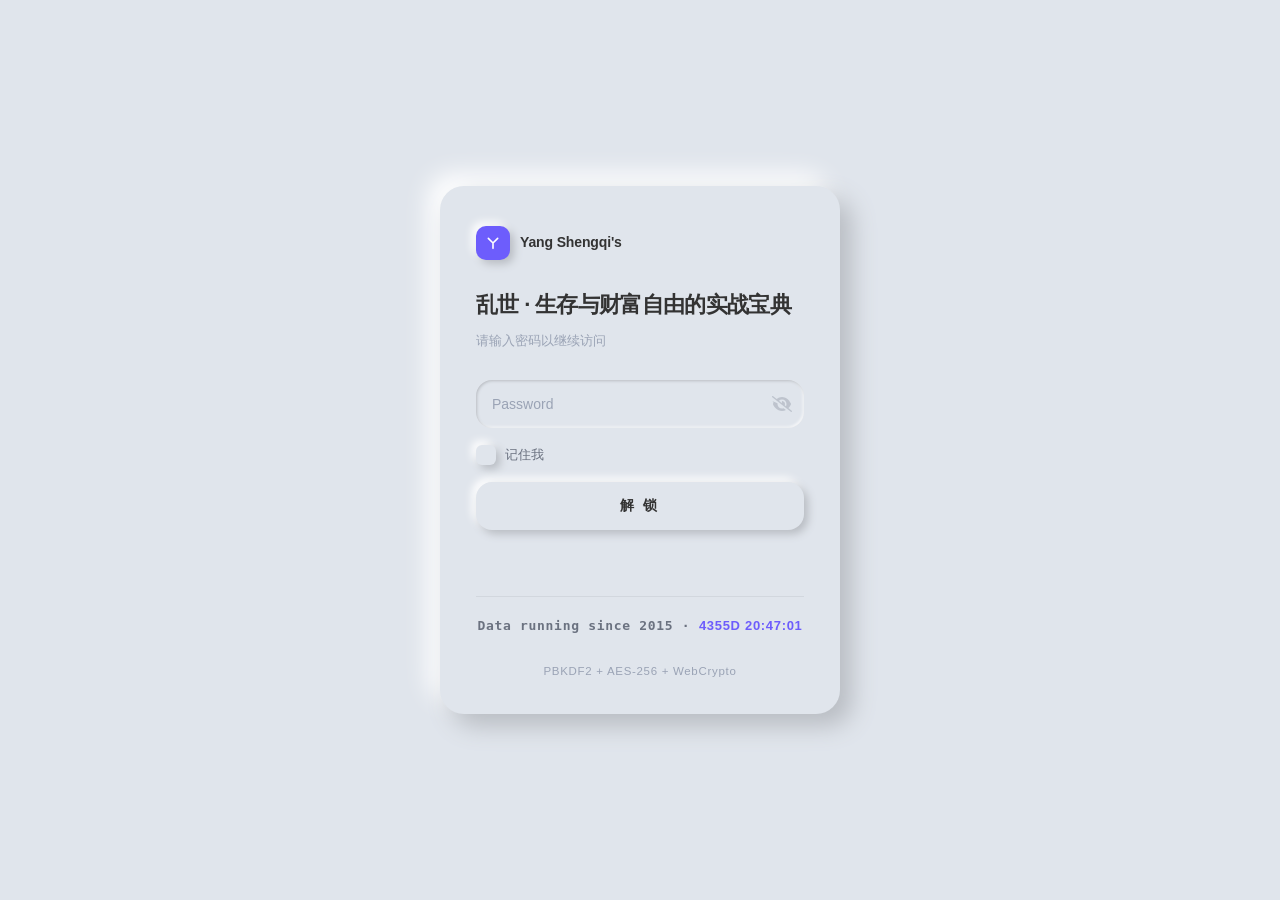
<file: the-global-wealth-bible.html>
<!DOCTYPE html>
<html lang="zh-CN" class="staticrypt-html">
<head>
<meta charset="utf-8" />
<meta name="robots" content="noindex, nofollow, nosnippet, noarchive">
<title>乱世 · 生存与财富自由的实战宝典</title>
<meta name="viewport" content="width=device-width, initial-scale=1" />
<meta http-equiv="cache-control" content="no-cache, no-store, must-revalidate" />
<meta http-equiv="expires" content="0" />
<meta http-equiv="pragma" content="no-cache" />
<style>
:root{
  --bg:#e0e5ec;
  --shadow-dark:#b8bcc2;
  --shadow-light:#ffffff;
  --accent:#6d5dfc;
  --text:#333333;
  --text-2:#6b7280;
  --text-3:#9aa3b5;
  --sh-out-xs:2px 2px 4px var(--shadow-dark),-2px -2px 4px var(--shadow-light);
  --sh-out-sm:4px 4px 8px var(--shadow-dark),-4px -4px 8px var(--shadow-light);
  --sh-out:8px 8px 16px var(--shadow-dark),-8px -8px 16px var(--shadow-light);
  --sh-out-lg:12px 12px 24px var(--shadow-dark),-12px -12px 24px var(--shadow-light);
  --sh-hover:2px 2px 4px var(--shadow-dark),-2px -2px 4px var(--shadow-light);
  --sh-in-xs:inset 1px 1px 3px var(--shadow-dark),inset -1px -1px 3px var(--shadow-light);
  --sh-in-sm:inset 3px 3px 6px var(--shadow-dark),inset -3px -3px 6px var(--shadow-light);
  --sh-in:inset 6px 6px 12px var(--shadow-dark),inset -6px -6px 12px var(--shadow-light);
  --r-sm:12px;--r-md:16px;--r-lg:24px;--r-full:999px;
  --t:300ms ease-in-out;
  --font:"Microsoft YaHei","PingFang SC","Hiragino Sans GB","Segoe UI",Roboto,Helvetica,Arial,"Noto Sans SC",sans-serif;
  --font-mono:ui-monospace,SFMono-Regular,"SF Mono",Menlo,Consolas,monospace;
}
*,*::before,*::after{box-sizing:border-box;font-family:var(--font);}
html,body{height:100%;margin:0;padding:0;}
body{background:var(--bg);color:var(--text);font-size:14px;line-height:1.7;-webkit-font-smoothing:antialiased;overflow:hidden;}
.hidden{display:none !important;}
#staticrypt_loading{position:fixed;inset:0;z-index:100;display:grid;place-items:center;background:var(--bg);}
.spinner{width:38px;height:38px;border-radius:50%;border:3px solid transparent;box-shadow:var(--sh-out-sm);background:var(--bg);position:relative;animation:spin .9s linear infinite;}
.spinner::after{content:"";position:absolute;inset:6px;border-radius:50%;border:3px solid transparent;border-top-color:var(--accent);animation:spin .9s linear infinite reverse;}
@keyframes spin{to{transform:rotate(360deg);}}
#staticrypt_content{position:relative;z-index:1;min-height:100%;display:grid;place-items:center;padding:24px;animation:fadeUp .6s var(--t) both;}
@keyframes fadeUp{from{opacity:0;transform:translateY(16px);}to{opacity:1;transform:translateY(0);}}
.card{position:relative;width:min(400px,100%);padding:40px 36px 32px;border-radius:var(--r-lg);background:var(--bg);box-shadow:var(--sh-out-lg);}
.brand{display:flex;align-items:center;gap:10px;margin-bottom:26px;}
.brand .mark{width:34px;height:34px;border-radius:10px;flex:0 0 auto;display:grid;place-items:center;background:var(--accent);box-shadow:var(--sh-out-sm);}
.brand .name{font-size:14px;font-weight:700;letter-spacing:-.01em;color:var(--text);}
.title{position:relative;margin:0 0 6px;font-size:22px;font-weight:800;letter-spacing:-.03em;color:var(--text);}
.sub{margin:0 0 28px;font-size:13px;color:var(--text-3);}
.form{display:flex;flex-direction:column;gap:14px;}
.pwd{position:relative;border-radius:var(--r-md);background:var(--bg);box-shadow:var(--sh-in);transition:box-shadow var(--t);}
.pwd:focus-within{box-shadow:var(--sh-in-xs);}
.pwd input{width:100%;height:48px;padding:0 48px 0 16px;border:0;outline:0;background:transparent;color:var(--text);font-size:14px;font-family:inherit;letter-spacing:.02em;}
.pwd input::placeholder{color:var(--text-3);letter-spacing:0;}
.staticrypt-toggle-password-visibility{position:absolute;top:50%;right:12px;width:20px;height:20px;padding:0;margin:0;transform:translateY(-50%);cursor:pointer;opacity:.45;transition:opacity var(--t),transform var(--t);filter:invert(60%) sepia(8%) saturate(400%) hue-rotate(180deg);}
.staticrypt-toggle-password-visibility:hover{opacity:1;transform:translateY(-50%) scale(1.08);}
.remember{display:flex;align-items:center;gap:9px;font-size:13px;color:var(--text-2);cursor:pointer;user-select:none;padding:2px 0;}
.remember input[type="checkbox"]{appearance:none;-webkit-appearance:none;width:20px;height:20px;margin:0;flex:0 0 auto;border-radius:6px;background:var(--bg);box-shadow:var(--sh-out-sm);cursor:pointer;position:relative;transition:box-shadow var(--t);}
.remember input[type="checkbox"]:hover{box-shadow:var(--sh-hover);}
.remember input[type="checkbox"]:checked{box-shadow:var(--sh-in-sm);}
.remember input[type="checkbox"]:checked::after{content:"";position:absolute;left:6px;top:2px;width:6px;height:11px;border:solid var(--accent);border-width:0 2px 2px 0;transform:rotate(45deg);}
.submit{position:relative;height:48px;border:0;border-radius:var(--r-md);background:var(--bg);color:var(--text);font-family:inherit;font-size:14px;font-weight:650;letter-spacing:.18em;cursor:pointer;box-shadow:var(--sh-out-sm);transition:box-shadow var(--t),color var(--t);}
.submit:hover{color:var(--accent);box-shadow:var(--sh-hover);}
.submit:active{box-shadow:var(--sh-in-sm);}
.err{min-height:18px;margin:10px 0 0;font-size:12.5px;line-height:1.5;text-align:center;color:#ef6b6b;}
.foot{margin-top:24px;padding-top:18px;border-top:1px solid rgba(184,188,194,.35);text-align:center;font-size:11.5px;letter-spacing:.06em;color:var(--text-3);}
.foot .timer{display:block;margin-bottom:6px;font-family:var(--font-mono);font-size:13px;font-weight:700;color:var(--text-2);}
.foot .timer #display{color:var(--accent);font-variant-numeric:tabular-nums;}
@media (max-width:480px){#staticrypt_content{padding:16px;}.card{padding:32px 24px 26px;}.title{font-size:20px;}}
@media (prefers-reduced-motion: reduce){*,*::before,*::after{animation-duration:.01ms !important;transition-duration:.01ms !important;}}
</style>
</head>
<body>

<div id="staticrypt_loading"><div class="spinner"></div></div>

<div id="staticrypt_content" class="hidden">
  <main class="card">
    <div class="brand">
      <span class="mark">
        <svg viewBox="0 0 24 24" width="16" height="16" fill="none" stroke="#fff" stroke-width="2.4" stroke-linecap="round" stroke-linejoin="round">
          <path d="M5 5 L12 12 L19 5 M12 12 L12 20"/>
        </svg>
      </span>
      <span class="name">Yang Shengqi's</span>
    </div>

    <h1 class="title">乱世 · 生存与财富自由的实战宝典</h1>
    <p class="sub">请输入密码以继续访问</p>

    <form id="staticrypt-form" action="#" method="post" class="form">
      <div class="pwd">
        <input id="staticrypt-password" type="password" name="password"
               placeholder="Password" autofocus />
        <img class="staticrypt-toggle-password-visibility"
             tabindex="0" role="button"
             alt="显示密码"
             aria-label="显示密码"
             title="显示密码"
             onkeydown="if(event.key==='Enter'||event.key===' '){event.preventDefault();this.click();}"
             src="[data-uri]" />
      </div>

      <label id="staticrypt-remember-label" class="remember hidden">
        <input id="staticrypt-remember" type="checkbox" name="remember" />
        <span>记住我</span>
      </label>

      <button type="submit" class="submit"><span>解 锁</span></button>
      <p class="err" id="staticrypt-error" aria-live="polite"></p>
    </form>

    <div class="foot">
      <span class="timer">Data running since 2015 · <span id="display">--</span></span>
      <br>PBKDF2 + AES-256 + WebCrypto
    </div>
  </main>
</div>

<!-- 加密JS开始 -->
<script>
window.STATICRYPT_CONFIG = {"payload":"[base64]","salt":"e302a8ef5c430f6627e9baf97a750080","remember":true,"rememberDays":0,"error":"密码错误，请重试","toggleShow":"显示密码","toggleHide":"隐藏密码"};
</script>
<script>
(function (global) {
  'use strict';

  var cryptoObj = global.crypto;
  var subtle = cryptoObj.subtle;
  var IV_BITS = 128;
  var HEX_BITS = 4;
  var ALGO = 'AES-CBC';

  var Hex = {
    parse: function (hexString) {
      if (hexString.length % 2 !== 0) throw new Error('Invalid hexString');
      var buf = new Uint8Array(hexString.length / 2);
      for (var i = 0; i < hexString.length; i += 2) {
        var v = parseInt(hexString.substring(i, i + 2), 16);
        if (isNaN(v)) throw new Error('Invalid hexString');
        buf[i / 2] = v;
      }
      return buf;
    },
    stringify: function (bytes) {
      var out = [];
      for (var i = 0; i < bytes.length; ++i) {
        var s = bytes[i].toString(16);
        if (s.length < 2) s = '0' + s;
        out.push(s);
      }
      return out.join('');
    }
  };

  var Utf8 = {
    parse: function (str) { return new TextEncoder().encode(str); },
    stringify: function (bytes) { return new TextDecoder().decode(bytes); }
  };

  function pbkdf2(password, salt, iterations, hashAlgorithm) {
    return subtle
      .importKey('raw', Utf8.parse(password), 'PBKDF2', false, ['deriveBits'])
      .then(function (key) {
        return subtle.deriveBits(
          { name: 'PBKDF2', hash: hashAlgorithm, iterations: iterations, salt: Utf8.parse(salt) },
          key, 256
        );
      })
      .then(function (bits) { return Hex.stringify(new Uint8Array(bits)); });
  }

  function hashLegacyRound(p, s) { return pbkdf2(p, s, 1000, 'SHA-1'); }
  function hashSecondRound(p, s) { return pbkdf2(p, s, 14000, 'SHA-256'); }
  function hashThirdRound(p, s)  { return pbkdf2(p, s, 585000, 'SHA-256'); }

  function hashPassword(password, salt) {
    return hashLegacyRound(password, salt)
      .then(function (hp) { return hashSecondRound(hp, salt); })
      .then(function (hp) { return hashThirdRound(hp, salt); });
  }

  function encrypt(msg, hashedPassword) {
    var iv = cryptoObj.getRandomValues(new Uint8Array(IV_BITS / 8));
    return subtle
      .importKey('raw', Hex.parse(hashedPassword), ALGO, false, ['encrypt'])
      .then(function (key) { return subtle.encrypt({ name: ALGO, iv: iv }, key, Utf8.parse(msg)); })
      .then(function (enc) { return Hex.stringify(iv) + Hex.stringify(new Uint8Array(enc)); });
  }

  function decrypt(encryptedMsg, hashedPassword) {
    var ivLen = IV_BITS / HEX_BITS;
    var iv = Hex.parse(encryptedMsg.substring(0, ivLen));
    var enc = encryptedMsg.substring(ivLen);
    return subtle
      .importKey('raw', Hex.parse(hashedPassword), ALGO, false, ['decrypt'])
      .then(function (key) { return subtle.decrypt({ name: ALGO, iv: iv }, key, Hex.parse(enc)); })
      .then(function (buf) { return Utf8.stringify(new Uint8Array(buf)); });
  }

  function signMessage(hashedPassword, message) {
    return subtle
      .importKey('raw', Hex.parse(hashedPassword), { name: 'HMAC', hash: 'SHA-256' }, false, ['sign'])
      .then(function (key) { return subtle.sign('HMAC', key, Utf8.parse(message)); })
      .then(function (sig) { return Hex.stringify(new Uint8Array(sig)); });
  }

  function generateRandomSalt() {
    return Hex.stringify(cryptoObj.getRandomValues(new Uint8Array(16)));
  }

  function encode(msg, password, salt) {
    return hashPassword(password, salt).then(function (hp) {
      return encrypt(msg, hp).then(function (enc) {
        return signMessage(hp, enc).then(function (hmac) { return hmac + enc; });
      });
    });
  }

  function decode(signedMsg, hashedPassword, salt, attempt, originalPassword) {
    attempt = attempt || 0;
    originalPassword = originalPassword || '';
    var encHMAC = signedMsg.substring(0, 64);
    var encMsg = signedMsg.substring(64);
    return signMessage(hashedPassword, encMsg).then(function (decHMAC) {
      if (decHMAC !== encHMAC) {
        originalPassword = originalPassword || hashedPassword;
        if (attempt === 0) {
          return hashThirdRound(originalPassword, salt).then(function (hp) {
            return decode(signedMsg, hp, salt, attempt + 1, originalPassword);
          });
        }
        if (attempt === 1) {
          return hashSecondRound(originalPassword, salt).then(function (hp) {
            return hashThirdRound(hp, salt);
          }).then(function (hp) {
            return decode(signedMsg, hp, salt, attempt + 1, originalPassword);
          });
        }
        return { success: false, message: 'Signature mismatch' };
      }
      return decrypt(encMsg, hashedPassword).then(function (plain) {
        return { success: true, decoded: plain };
      });
    });
  }

  global.StatiCryptEngine = {
    encode: encode,
    decode: decode,
    hashPassword: hashPassword,
    generateRandomSalt: generateRandomSalt
  };
})(window);
</script>
<script>
(function () {
  'use strict';
  var cfg = window.STATICRYPT_CONFIG;
  var eng = window.StatiCryptEngine;
  var form = document.getElementById('staticrypt-form');
  var loading = document.getElementById('staticrypt_loading');
  var content = document.getElementById('staticrypt_content');
  var errEl = document.getElementById('staticrypt-error');
  var pwInput = document.getElementById('staticrypt-password');
  var rememberLabel = document.getElementById('staticrypt-remember-label');
  var rememberBox = document.getElementById('staticrypt-remember');
  var toggleIcon = document.querySelector('.staticrypt-toggle-password-visibility');
  var EXP_KEY = 'staticrypt_expiration';
  var PW_KEY = 'staticrypt_passphrase';

  function clearLS() {
    try { localStorage.removeItem(PW_KEY); localStorage.removeItem(EXP_KEY); } catch (e) {}
  }
  function logoutIfNeeded() {
    var q = new URLSearchParams(location.search);
    if (q.has('staticrypt_logout')) { clearLS(); return true; }
    if (location.hash.indexOf('staticrypt_logout') > -1) { clearLS(); return true; }
    return false;
  }
  function replaceHtml(html) {
    document.open(); document.write(html); document.close();
  }
  function tryDecrypt(hash, remember) {
    return eng.decode(cfg.payload, hash, cfg.salt).then(function (r) {
      if (!r.success) return { ok: false };
      replaceHtml(r.decoded);
      if (cfg.remember && remember) {
        try {
          localStorage.setItem(PW_KEY, hash);
          if (cfg.rememberDays > 0) {
            localStorage.setItem(EXP_KEY, String(Date.now() + cfg.rememberDays * 864e5));
          }
        } catch (e) {}
      }
      return { ok: true };
    });
  }
  function fromRemember() {
    if (logoutIfNeeded()) return Promise.resolve(false);
    if (cfg.rememberDays > 0) {
      var ex = null;
      try { ex = localStorage.getItem(EXP_KEY); } catch (e) {}
      if (ex && Date.now() > parseInt(ex, 10)) { clearLS(); return Promise.resolve(false); }
    }
    var hp = null;
    try { hp = localStorage.getItem(PW_KEY); } catch (e) {}
    if (!hp) return Promise.resolve(false);
    return tryDecrypt(hp, false).then(function (r) {
      if (!r.ok) { clearLS(); return false; }
      return true;
    });
  }
  function fromUrl() {
    var q = new URLSearchParams(location.search);
    var frag = location.hash.substring(1);
    var m = frag.match(/staticrypt_pwd=([^&]*)/);
    var hp = m ? decodeURIComponent(m[1]) : q.get('staticrypt_pwd');
    if (!hp) return Promise.resolve(false);
    var rm = frag.indexOf('remember_me') > -1 || q.has('remember_me');
    return tryDecrypt(hp, rm).then(function (r) { return r.ok; });
  }
  function onLoad() {
    return fromUrl().then(function (ok) { return ok || fromRemember(); });
  }
  function showForm() {
    if (loading) loading.classList.add('hidden');
    if (content) content.classList.remove('hidden');
    if (rememberLabel && cfg.remember) rememberLabel.classList.remove('hidden');
    if (pwInput) pwInput.focus();
  }
  function hashAndTry(password) {
    return eng.hashPassword(password, cfg.salt).then(function (hp) {
      return tryDecrypt(hp, rememberBox ? rememberBox.checked : false);
    });
  }

  var EYE_CLOSED = '[data-uri]';
  var EYE_OPEN = '[data-uri]';

  if (toggleIcon && pwInput) {
    toggleIcon.addEventListener('click', function () {
      if (pwInput.type === 'password') {
        pwInput.type = 'text';
        toggleIcon.src = EYE_OPEN;
        toggleIcon.alt = cfg.toggleHide;
        toggleIcon.title = cfg.toggleHide;
      } else {
        pwInput.type = 'password';
        toggleIcon.src = EYE_CLOSED;
        toggleIcon.alt = cfg.toggleShow;
        toggleIcon.title = cfg.toggleShow;
      }
    });
  }

  if (form) {
    form.addEventListener('submit', function (e) {
      e.preventDefault();
      var pw = pwInput ? pwInput.value : '';
      if (!pw) { if (errEl) errEl.textContent = cfg.error; return; }
      if (errEl) errEl.textContent = '';
      var btn = form.querySelector('button[type="submit"]');
      var old = btn ? btn.textContent : '';
      if (btn) { btn.disabled = true; btn.textContent = '...'; }
      hashAndTry(pw).then(function (r) {
        if (!r.ok) {
          if (errEl) errEl.textContent = cfg.error;
          if (btn) { btn.disabled = false; btn.textContent = old; }
        }
      }).catch(function () {
        if (errEl) errEl.textContent = cfg.error;
        if (btn) { btn.disabled = false; btn.textContent = old; }
      });
    });
  }

  onLoad().then(function (done) {
    if (done) return;
    showForm();
  }).catch(function () { showForm(); });
})();
</script>
<!-- 加密JS结束 -->

<script>
(function(){
  'use strict';
  var startDate = new Date(2015, 0, 1, 0, 0, 0);
  var display = document.getElementById('display');
  if (!display) return;
  function pad(n){ return String(n).padStart(2, '0'); }
  function format(ms){
    var s = Math.floor(ms / 1000);
    var d = Math.floor(s / 86400);
    var h = Math.floor((s % 86400) / 3600);
    var m = Math.floor((s % 3600) / 60);
    var ss = s % 60;
    return d + 'D ' + pad(h) + ':' + pad(m) + ':' + pad(ss);
  }
  function render(){ display.textContent = format(Date.now() - startDate.getTime()); }
  render();
  setInterval(render, 1000);
})();
</script>

</body>
</html>
</file>
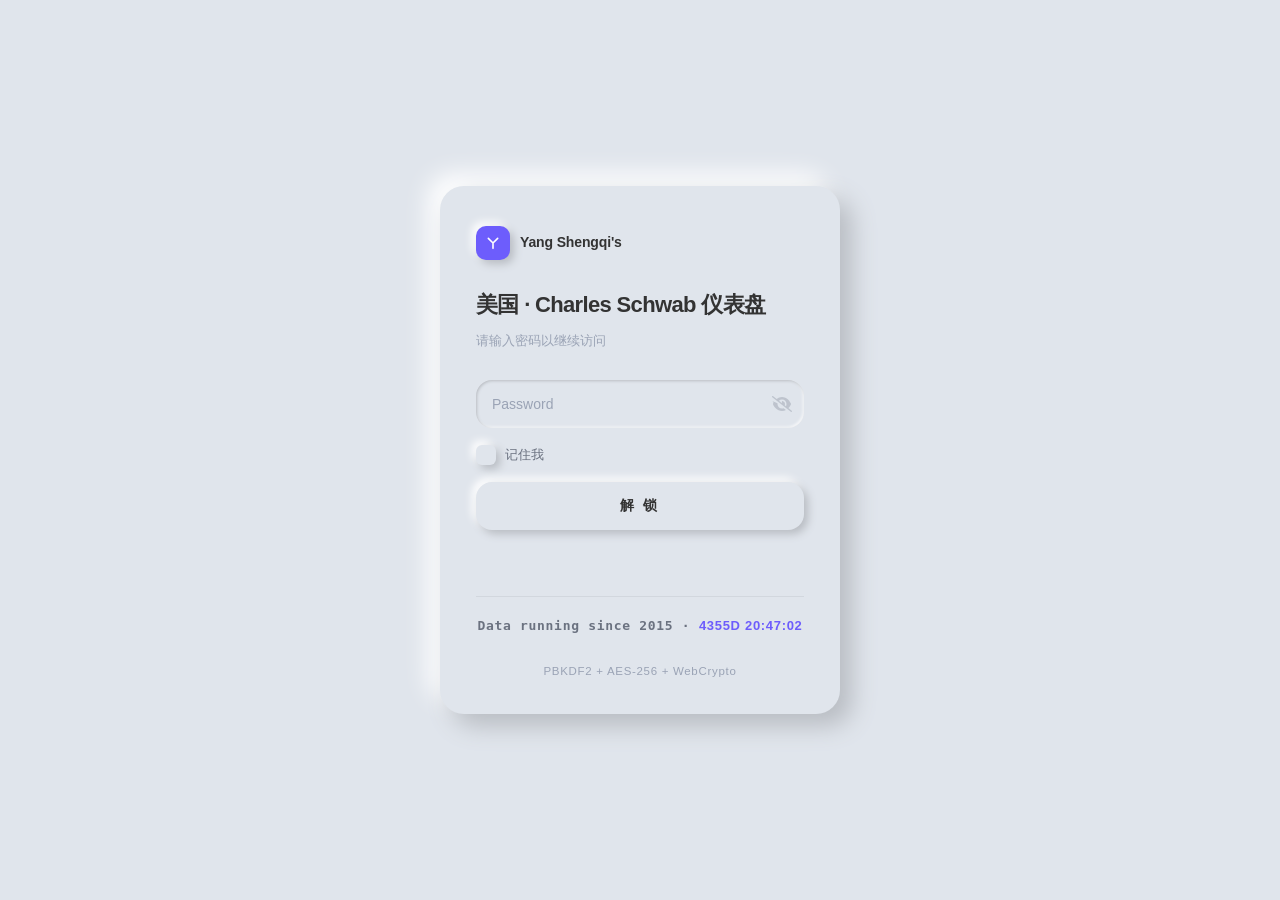
<file: us-account-dashboard.html>
<!DOCTYPE html>
<html lang="zh-CN" class="staticrypt-html">
<head>
<meta charset="utf-8" />
<meta name="robots" content="noindex, nofollow, nosnippet, noarchive">
<title>美国 · Charles Schwab 仪表盘</title>
<meta name="viewport" content="width=device-width, initial-scale=1" />
<meta http-equiv="cache-control" content="no-cache, no-store, must-revalidate" />
<meta http-equiv="expires" content="0" />
<meta http-equiv="pragma" content="no-cache" />
<style>
:root{
  --bg:#e0e5ec;
  --shadow-dark:#b8bcc2;
  --shadow-light:#ffffff;
  --accent:#6d5dfc;
  --text:#333333;
  --text-2:#6b7280;
  --text-3:#9aa3b5;
  --sh-out-xs:2px 2px 4px var(--shadow-dark),-2px -2px 4px var(--shadow-light);
  --sh-out-sm:4px 4px 8px var(--shadow-dark),-4px -4px 8px var(--shadow-light);
  --sh-out:8px 8px 16px var(--shadow-dark),-8px -8px 16px var(--shadow-light);
  --sh-out-lg:12px 12px 24px var(--shadow-dark),-12px -12px 24px var(--shadow-light);
  --sh-hover:2px 2px 4px var(--shadow-dark),-2px -2px 4px var(--shadow-light);
  --sh-in-xs:inset 1px 1px 3px var(--shadow-dark),inset -1px -1px 3px var(--shadow-light);
  --sh-in-sm:inset 3px 3px 6px var(--shadow-dark),inset -3px -3px 6px var(--shadow-light);
  --sh-in:inset 6px 6px 12px var(--shadow-dark),inset -6px -6px 12px var(--shadow-light);
  --r-sm:12px;--r-md:16px;--r-lg:24px;--r-full:999px;
  --t:300ms ease-in-out;
  --font:"Microsoft YaHei","PingFang SC","Hiragino Sans GB","Segoe UI",Roboto,Helvetica,Arial,"Noto Sans SC",sans-serif;
  --font-mono:ui-monospace,SFMono-Regular,"SF Mono",Menlo,Consolas,monospace;
}
*,*::before,*::after{box-sizing:border-box;font-family:var(--font);}
html,body{height:100%;margin:0;padding:0;}
body{background:var(--bg);color:var(--text);font-size:14px;line-height:1.7;-webkit-font-smoothing:antialiased;overflow:hidden;}
.hidden{display:none !important;}
#staticrypt_loading{position:fixed;inset:0;z-index:100;display:grid;place-items:center;background:var(--bg);}
.spinner{width:38px;height:38px;border-radius:50%;border:3px solid transparent;box-shadow:var(--sh-out-sm);background:var(--bg);position:relative;animation:spin .9s linear infinite;}
.spinner::after{content:"";position:absolute;inset:6px;border-radius:50%;border:3px solid transparent;border-top-color:var(--accent);animation:spin .9s linear infinite reverse;}
@keyframes spin{to{transform:rotate(360deg);}}
#staticrypt_content{position:relative;z-index:1;min-height:100%;display:grid;place-items:center;padding:24px;animation:fadeUp .6s var(--t) both;}
@keyframes fadeUp{from{opacity:0;transform:translateY(16px);}to{opacity:1;transform:translateY(0);}}
.card{position:relative;width:min(400px,100%);padding:40px 36px 32px;border-radius:var(--r-lg);background:var(--bg);box-shadow:var(--sh-out-lg);}
.brand{display:flex;align-items:center;gap:10px;margin-bottom:26px;}
.brand .mark{width:34px;height:34px;border-radius:10px;flex:0 0 auto;display:grid;place-items:center;background:var(--accent);box-shadow:var(--sh-out-sm);}
.brand .name{font-size:14px;font-weight:700;letter-spacing:-.01em;color:var(--text);}
.title{position:relative;margin:0 0 6px;font-size:22px;font-weight:800;letter-spacing:-.03em;color:var(--text);}
.sub{margin:0 0 28px;font-size:13px;color:var(--text-3);}
.form{display:flex;flex-direction:column;gap:14px;}
.pwd{position:relative;border-radius:var(--r-md);background:var(--bg);box-shadow:var(--sh-in);transition:box-shadow var(--t);}
.pwd:focus-within{box-shadow:var(--sh-in-xs);}
.pwd input{width:100%;height:48px;padding:0 48px 0 16px;border:0;outline:0;background:transparent;color:var(--text);font-size:14px;font-family:inherit;letter-spacing:.02em;}
.pwd input::placeholder{color:var(--text-3);letter-spacing:0;}
.staticrypt-toggle-password-visibility{position:absolute;top:50%;right:12px;width:20px;height:20px;padding:0;margin:0;transform:translateY(-50%);cursor:pointer;opacity:.45;transition:opacity var(--t),transform var(--t);filter:invert(60%) sepia(8%) saturate(400%) hue-rotate(180deg);}
.staticrypt-toggle-password-visibility:hover{opacity:1;transform:translateY(-50%) scale(1.08);}
.remember{display:flex;align-items:center;gap:9px;font-size:13px;color:var(--text-2);cursor:pointer;user-select:none;padding:2px 0;}
.remember input[type="checkbox"]{appearance:none;-webkit-appearance:none;width:20px;height:20px;margin:0;flex:0 0 auto;border-radius:6px;background:var(--bg);box-shadow:var(--sh-out-sm);cursor:pointer;position:relative;transition:box-shadow var(--t);}
.remember input[type="checkbox"]:hover{box-shadow:var(--sh-hover);}
.remember input[type="checkbox"]:checked{box-shadow:var(--sh-in-sm);}
.remember input[type="checkbox"]:checked::after{content:"";position:absolute;left:6px;top:2px;width:6px;height:11px;border:solid var(--accent);border-width:0 2px 2px 0;transform:rotate(45deg);}
.submit{position:relative;height:48px;border:0;border-radius:var(--r-md);background:var(--bg);color:var(--text);font-family:inherit;font-size:14px;font-weight:650;letter-spacing:.18em;cursor:pointer;box-shadow:var(--sh-out-sm);transition:box-shadow var(--t),color var(--t);}
.submit:hover{color:var(--accent);box-shadow:var(--sh-hover);}
.submit:active{box-shadow:var(--sh-in-sm);}
.err{min-height:18px;margin:10px 0 0;font-size:12.5px;line-height:1.5;text-align:center;color:#ef6b6b;}
.foot{margin-top:24px;padding-top:18px;border-top:1px solid rgba(184,188,194,.35);text-align:center;font-size:11.5px;letter-spacing:.06em;color:var(--text-3);}
.foot .timer{display:block;margin-bottom:6px;font-family:var(--font-mono);font-size:13px;font-weight:700;color:var(--text-2);}
.foot .timer #display{color:var(--accent);font-variant-numeric:tabular-nums;}
@media (max-width:480px){#staticrypt_content{padding:16px;}.card{padding:32px 24px 26px;}.title{font-size:20px;}}
@media (prefers-reduced-motion: reduce){*,*::before,*::after{animation-duration:.01ms !important;transition-duration:.01ms !important;}}
</style>
</head>
<body>

<div id="staticrypt_loading"><div class="spinner"></div></div>

<div id="staticrypt_content" class="hidden">
  <main class="card">
    <div class="brand">
      <span class="mark">
        <svg viewBox="0 0 24 24" width="16" height="16" fill="none" stroke="#fff" stroke-width="2.4" stroke-linecap="round" stroke-linejoin="round">
          <path d="M5 5 L12 12 L19 5 M12 12 L12 20"/>
        </svg>
      </span>
      <span class="name">Yang Shengqi's</span>
    </div>

    <h1 class="title">美国 · Charles Schwab 仪表盘</h1>
    <p class="sub">请输入密码以继续访问</p>

    <form id="staticrypt-form" action="#" method="post" class="form">
      <div class="pwd">
        <input id="staticrypt-password" type="password" name="password"
               placeholder="Password" autofocus />
        <img class="staticrypt-toggle-password-visibility"
             tabindex="0" role="button"
             alt="显示密码"
             aria-label="显示密码"
             title="显示密码"
             onkeydown="if(event.key==='Enter'||event.key===' '){event.preventDefault();this.click();}"
             src="[data-uri]" />
      </div>

      <label id="staticrypt-remember-label" class="remember hidden">
        <input id="staticrypt-remember" type="checkbox" name="remember" />
        <span>记住我</span>
      </label>

      <button type="submit" class="submit"><span>解 锁</span></button>
      <p class="err" id="staticrypt-error" aria-live="polite"></p>
    </form>

    <div class="foot">
      <span class="timer">Data running since 2015 · <span id="display">--</span></span>
      <br>PBKDF2 + AES-256 + WebCrypto
    </div>
  </main>
</div>

<!-- 加密JS开始 -->
<script>
window.STATICRYPT_CONFIG = {"payload":"[base64]","salt":"bb9af4008dcecdbe64bda59b968e578f","remember":true,"rememberDays":0,"error":"密码错误，请重试","toggleShow":"显示密码","toggleHide":"隐藏密码"};
</script>
<script>
(function (global) {
  'use strict';

  var cryptoObj = global.crypto;
  var subtle = cryptoObj.subtle;
  var IV_BITS = 128;
  var HEX_BITS = 4;
  var ALGO = 'AES-CBC';

  var Hex = {
    parse: function (hexString) {
      if (hexString.length % 2 !== 0) throw new Error('Invalid hexString');
      var buf = new Uint8Array(hexString.length / 2);
      for (var i = 0; i < hexString.length; i += 2) {
        var v = parseInt(hexString.substring(i, i + 2), 16);
        if (isNaN(v)) throw new Error('Invalid hexString');
        buf[i / 2] = v;
      }
      return buf;
    },
    stringify: function (bytes) {
      var out = [];
      for (var i = 0; i < bytes.length; ++i) {
        var s = bytes[i].toString(16);
        if (s.length < 2) s = '0' + s;
        out.push(s);
      }
      return out.join('');
    }
  };

  var Utf8 = {
    parse: function (str) { return new TextEncoder().encode(str); },
    stringify: function (bytes) { return new TextDecoder().decode(bytes); }
  };

  function pbkdf2(password, salt, iterations, hashAlgorithm) {
    return subtle
      .importKey('raw', Utf8.parse(password), 'PBKDF2', false, ['deriveBits'])
      .then(function (key) {
        return subtle.deriveBits(
          { name: 'PBKDF2', hash: hashAlgorithm, iterations: iterations, salt: Utf8.parse(salt) },
          key, 256
        );
      })
      .then(function (bits) { return Hex.stringify(new Uint8Array(bits)); });
  }

  function hashLegacyRound(p, s) { return pbkdf2(p, s, 1000, 'SHA-1'); }
  function hashSecondRound(p, s) { return pbkdf2(p, s, 14000, 'SHA-256'); }
  function hashThirdRound(p, s)  { return pbkdf2(p, s, 585000, 'SHA-256'); }

  function hashPassword(password, salt) {
    return hashLegacyRound(password, salt)
      .then(function (hp) { return hashSecondRound(hp, salt); })
      .then(function (hp) { return hashThirdRound(hp, salt); });
  }

  function encrypt(msg, hashedPassword) {
    var iv = cryptoObj.getRandomValues(new Uint8Array(IV_BITS / 8));
    return subtle
      .importKey('raw', Hex.parse(hashedPassword), ALGO, false, ['encrypt'])
      .then(function (key) { return subtle.encrypt({ name: ALGO, iv: iv }, key, Utf8.parse(msg)); })
      .then(function (enc) { return Hex.stringify(iv) + Hex.stringify(new Uint8Array(enc)); });
  }

  function decrypt(encryptedMsg, hashedPassword) {
    var ivLen = IV_BITS / HEX_BITS;
    var iv = Hex.parse(encryptedMsg.substring(0, ivLen));
    var enc = encryptedMsg.substring(ivLen);
    return subtle
      .importKey('raw', Hex.parse(hashedPassword), ALGO, false, ['decrypt'])
      .then(function (key) { return subtle.decrypt({ name: ALGO, iv: iv }, key, Hex.parse(enc)); })
      .then(function (buf) { return Utf8.stringify(new Uint8Array(buf)); });
  }

  function signMessage(hashedPassword, message) {
    return subtle
      .importKey('raw', Hex.parse(hashedPassword), { name: 'HMAC', hash: 'SHA-256' }, false, ['sign'])
      .then(function (key) { return subtle.sign('HMAC', key, Utf8.parse(message)); })
      .then(function (sig) { return Hex.stringify(new Uint8Array(sig)); });
  }

  function generateRandomSalt() {
    return Hex.stringify(cryptoObj.getRandomValues(new Uint8Array(16)));
  }

  function encode(msg, password, salt) {
    return hashPassword(password, salt).then(function (hp) {
      return encrypt(msg, hp).then(function (enc) {
        return signMessage(hp, enc).then(function (hmac) { return hmac + enc; });
      });
    });
  }

  function decode(signedMsg, hashedPassword, salt, attempt, originalPassword) {
    attempt = attempt || 0;
    originalPassword = originalPassword || '';
    var encHMAC = signedMsg.substring(0, 64);
    var encMsg = signedMsg.substring(64);
    return signMessage(hashedPassword, encMsg).then(function (decHMAC) {
      if (decHMAC !== encHMAC) {
        originalPassword = originalPassword || hashedPassword;
        if (attempt === 0) {
          return hashThirdRound(originalPassword, salt).then(function (hp) {
            return decode(signedMsg, hp, salt, attempt + 1, originalPassword);
          });
        }
        if (attempt === 1) {
          return hashSecondRound(originalPassword, salt).then(function (hp) {
            return hashThirdRound(hp, salt);
          }).then(function (hp) {
            return decode(signedMsg, hp, salt, attempt + 1, originalPassword);
          });
        }
        return { success: false, message: 'Signature mismatch' };
      }
      return decrypt(encMsg, hashedPassword).then(function (plain) {
        return { success: true, decoded: plain };
      });
    });
  }

  global.StatiCryptEngine = {
    encode: encode,
    decode: decode,
    hashPassword: hashPassword,
    generateRandomSalt: generateRandomSalt
  };
})(window);
</script>
<script>
(function () {
  'use strict';
  var cfg = window.STATICRYPT_CONFIG;
  var eng = window.StatiCryptEngine;
  var form = document.getElementById('staticrypt-form');
  var loading = document.getElementById('staticrypt_loading');
  var content = document.getElementById('staticrypt_content');
  var errEl = document.getElementById('staticrypt-error');
  var pwInput = document.getElementById('staticrypt-password');
  var rememberLabel = document.getElementById('staticrypt-remember-label');
  var rememberBox = document.getElementById('staticrypt-remember');
  var toggleIcon = document.querySelector('.staticrypt-toggle-password-visibility');
  var EXP_KEY = 'staticrypt_expiration';
  var PW_KEY = 'staticrypt_passphrase';

  function clearLS() {
    try { localStorage.removeItem(PW_KEY); localStorage.removeItem(EXP_KEY); } catch (e) {}
  }
  function logoutIfNeeded() {
    var q = new URLSearchParams(location.search);
    if (q.has('staticrypt_logout')) { clearLS(); return true; }
    if (location.hash.indexOf('staticrypt_logout') > -1) { clearLS(); return true; }
    return false;
  }
  function replaceHtml(html) {
    document.open(); document.write(html); document.close();
  }
  function tryDecrypt(hash, remember) {
    return eng.decode(cfg.payload, hash, cfg.salt).then(function (r) {
      if (!r.success) return { ok: false };
      replaceHtml(r.decoded);
      if (cfg.remember && remember) {
        try {
          localStorage.setItem(PW_KEY, hash);
          if (cfg.rememberDays > 0) {
            localStorage.setItem(EXP_KEY, String(Date.now() + cfg.rememberDays * 864e5));
          }
        } catch (e) {}
      }
      return { ok: true };
    });
  }
  function fromRemember() {
    if (logoutIfNeeded()) return Promise.resolve(false);
    if (cfg.rememberDays > 0) {
      var ex = null;
      try { ex = localStorage.getItem(EXP_KEY); } catch (e) {}
      if (ex && Date.now() > parseInt(ex, 10)) { clearLS(); return Promise.resolve(false); }
    }
    var hp = null;
    try { hp = localStorage.getItem(PW_KEY); } catch (e) {}
    if (!hp) return Promise.resolve(false);
    return tryDecrypt(hp, false).then(function (r) {
      if (!r.ok) { clearLS(); return false; }
      return true;
    });
  }
  function fromUrl() {
    var q = new URLSearchParams(location.search);
    var frag = location.hash.substring(1);
    var m = frag.match(/staticrypt_pwd=([^&]*)/);
    var hp = m ? decodeURIComponent(m[1]) : q.get('staticrypt_pwd');
    if (!hp) return Promise.resolve(false);
    var rm = frag.indexOf('remember_me') > -1 || q.has('remember_me');
    return tryDecrypt(hp, rm).then(function (r) { return r.ok; });
  }
  function onLoad() {
    return fromUrl().then(function (ok) { return ok || fromRemember(); });
  }
  function showForm() {
    if (loading) loading.classList.add('hidden');
    if (content) content.classList.remove('hidden');
    if (rememberLabel && cfg.remember) rememberLabel.classList.remove('hidden');
    if (pwInput) pwInput.focus();
  }
  function hashAndTry(password) {
    return eng.hashPassword(password, cfg.salt).then(function (hp) {
      return tryDecrypt(hp, rememberBox ? rememberBox.checked : false);
    });
  }

  var EYE_CLOSED = '[data-uri]';
  var EYE_OPEN = '[data-uri]';

  if (toggleIcon && pwInput) {
    toggleIcon.addEventListener('click', function () {
      if (pwInput.type === 'password') {
        pwInput.type = 'text';
        toggleIcon.src = EYE_OPEN;
        toggleIcon.alt = cfg.toggleHide;
        toggleIcon.title = cfg.toggleHide;
      } else {
        pwInput.type = 'password';
        toggleIcon.src = EYE_CLOSED;
        toggleIcon.alt = cfg.toggleShow;
        toggleIcon.title = cfg.toggleShow;
      }
    });
  }

  if (form) {
    form.addEventListener('submit', function (e) {
      e.preventDefault();
      var pw = pwInput ? pwInput.value : '';
      if (!pw) { if (errEl) errEl.textContent = cfg.error; return; }
      if (errEl) errEl.textContent = '';
      var btn = form.querySelector('button[type="submit"]');
      var old = btn ? btn.textContent : '';
      if (btn) { btn.disabled = true; btn.textContent = '...'; }
      hashAndTry(pw).then(function (r) {
        if (!r.ok) {
          if (errEl) errEl.textContent = cfg.error;
          if (btn) { btn.disabled = false; btn.textContent = old; }
        }
      }).catch(function () {
        if (errEl) errEl.textContent = cfg.error;
        if (btn) { btn.disabled = false; btn.textContent = old; }
      });
    });
  }

  onLoad().then(function (done) {
    if (done) return;
    showForm();
  }).catch(function () { showForm(); });
})();
</script>
<!-- 加密JS结束 -->

<script>
(function(){
  'use strict';
  var startDate = new Date(2015, 0, 1, 0, 0, 0);
  var display = document.getElementById('display');
  if (!display) return;
  function pad(n){ return String(n).padStart(2, '0'); }
  function format(ms){
    var s = Math.floor(ms / 1000);
    var d = Math.floor(s / 86400);
    var h = Math.floor((s % 86400) / 3600);
    var m = Math.floor((s % 3600) / 60);
    var ss = s % 60;
    return d + 'D ' + pad(h) + ':' + pad(m) + ':' + pad(ss);
  }
  function render(){ display.textContent = format(Date.now() - startDate.getTime()); }
  render();
  setInterval(render, 1000);
})();
</script>

</body>
</html>
</file>
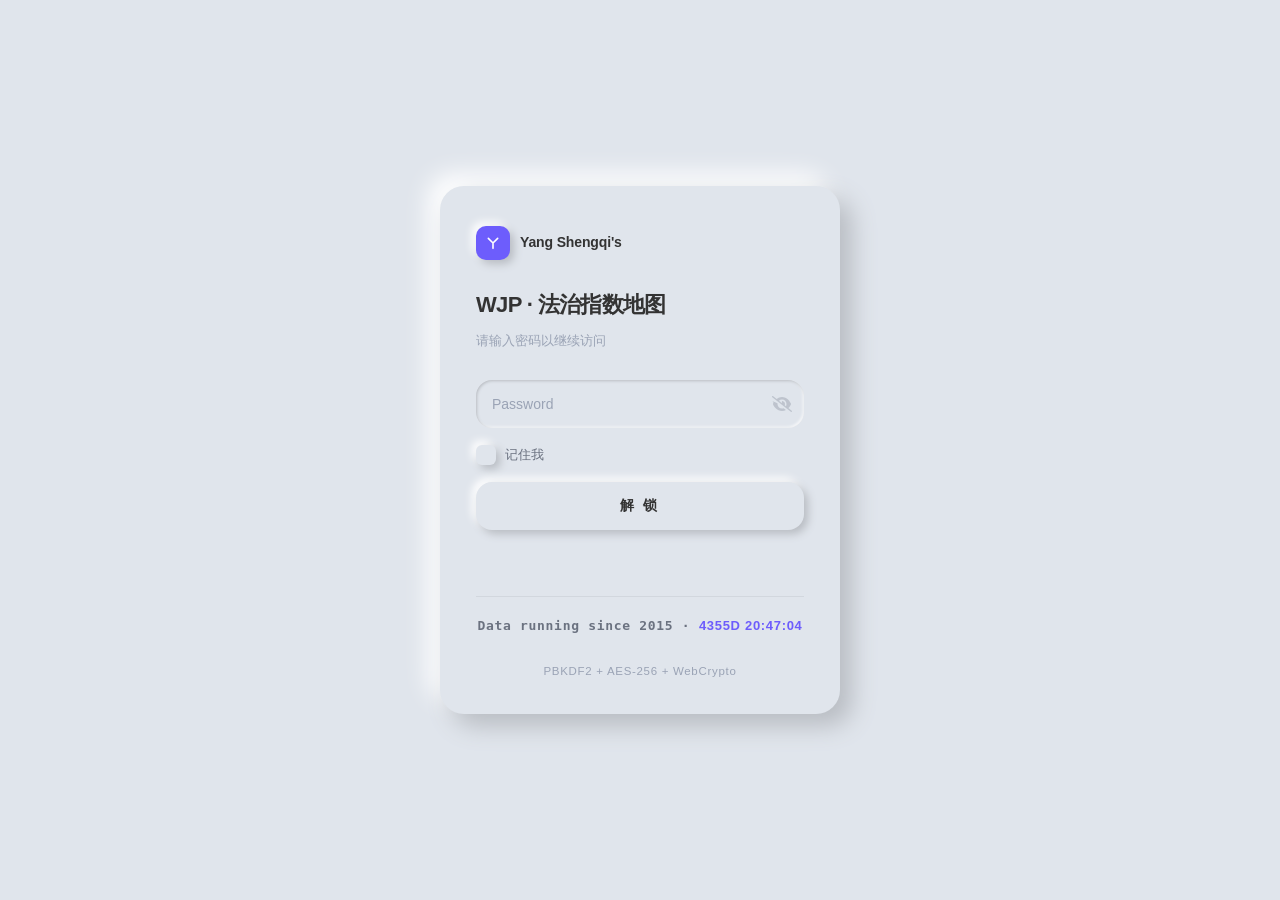
<file: wjp-rule-of-Law-Index-map.html>
<!DOCTYPE html>
<html lang="zh-CN" class="staticrypt-html">
<head>
<meta charset="utf-8" />
<meta name="robots" content="noindex, nofollow, nosnippet, noarchive">
<title>WJP · 法治指数地图</title>
<meta name="viewport" content="width=device-width, initial-scale=1" />
<meta http-equiv="cache-control" content="no-cache, no-store, must-revalidate" />
<meta http-equiv="expires" content="0" />
<meta http-equiv="pragma" content="no-cache" />
<style>
:root{
  --bg:#e0e5ec;
  --shadow-dark:#b8bcc2;
  --shadow-light:#ffffff;
  --accent:#6d5dfc;
  --text:#333333;
  --text-2:#6b7280;
  --text-3:#9aa3b5;
  --sh-out-xs:2px 2px 4px var(--shadow-dark),-2px -2px 4px var(--shadow-light);
  --sh-out-sm:4px 4px 8px var(--shadow-dark),-4px -4px 8px var(--shadow-light);
  --sh-out:8px 8px 16px var(--shadow-dark),-8px -8px 16px var(--shadow-light);
  --sh-out-lg:12px 12px 24px var(--shadow-dark),-12px -12px 24px var(--shadow-light);
  --sh-hover:2px 2px 4px var(--shadow-dark),-2px -2px 4px var(--shadow-light);
  --sh-in-xs:inset 1px 1px 3px var(--shadow-dark),inset -1px -1px 3px var(--shadow-light);
  --sh-in-sm:inset 3px 3px 6px var(--shadow-dark),inset -3px -3px 6px var(--shadow-light);
  --sh-in:inset 6px 6px 12px var(--shadow-dark),inset -6px -6px 12px var(--shadow-light);
  --r-sm:12px;--r-md:16px;--r-lg:24px;--r-full:999px;
  --t:300ms ease-in-out;
  --font:"Microsoft YaHei","PingFang SC","Hiragino Sans GB","Segoe UI",Roboto,Helvetica,Arial,"Noto Sans SC",sans-serif;
  --font-mono:ui-monospace,SFMono-Regular,"SF Mono",Menlo,Consolas,monospace;
}
*,*::before,*::after{box-sizing:border-box;font-family:var(--font);}
html,body{height:100%;margin:0;padding:0;}
body{background:var(--bg);color:var(--text);font-size:14px;line-height:1.7;-webkit-font-smoothing:antialiased;overflow:hidden;}
.hidden{display:none !important;}
#staticrypt_loading{position:fixed;inset:0;z-index:100;display:grid;place-items:center;background:var(--bg);}
.spinner{width:38px;height:38px;border-radius:50%;border:3px solid transparent;box-shadow:var(--sh-out-sm);background:var(--bg);position:relative;animation:spin .9s linear infinite;}
.spinner::after{content:"";position:absolute;inset:6px;border-radius:50%;border:3px solid transparent;border-top-color:var(--accent);animation:spin .9s linear infinite reverse;}
@keyframes spin{to{transform:rotate(360deg);}}
#staticrypt_content{position:relative;z-index:1;min-height:100%;display:grid;place-items:center;padding:24px;animation:fadeUp .6s var(--t) both;}
@keyframes fadeUp{from{opacity:0;transform:translateY(16px);}to{opacity:1;transform:translateY(0);}}
.card{position:relative;width:min(400px,100%);padding:40px 36px 32px;border-radius:var(--r-lg);background:var(--bg);box-shadow:var(--sh-out-lg);}
.brand{display:flex;align-items:center;gap:10px;margin-bottom:26px;}
.brand .mark{width:34px;height:34px;border-radius:10px;flex:0 0 auto;display:grid;place-items:center;background:var(--accent);box-shadow:var(--sh-out-sm);}
.brand .name{font-size:14px;font-weight:700;letter-spacing:-.01em;color:var(--text);}
.title{position:relative;margin:0 0 6px;font-size:22px;font-weight:800;letter-spacing:-.03em;color:var(--text);}
.sub{margin:0 0 28px;font-size:13px;color:var(--text-3);}
.form{display:flex;flex-direction:column;gap:14px;}
.pwd{position:relative;border-radius:var(--r-md);background:var(--bg);box-shadow:var(--sh-in);transition:box-shadow var(--t);}
.pwd:focus-within{box-shadow:var(--sh-in-xs);}
.pwd input{width:100%;height:48px;padding:0 48px 0 16px;border:0;outline:0;background:transparent;color:var(--text);font-size:14px;font-family:inherit;letter-spacing:.02em;}
.pwd input::placeholder{color:var(--text-3);letter-spacing:0;}
.staticrypt-toggle-password-visibility{position:absolute;top:50%;right:12px;width:20px;height:20px;padding:0;margin:0;transform:translateY(-50%);cursor:pointer;opacity:.45;transition:opacity var(--t),transform var(--t);filter:invert(60%) sepia(8%) saturate(400%) hue-rotate(180deg);}
.staticrypt-toggle-password-visibility:hover{opacity:1;transform:translateY(-50%) scale(1.08);}
.remember{display:flex;align-items:center;gap:9px;font-size:13px;color:var(--text-2);cursor:pointer;user-select:none;padding:2px 0;}
.remember input[type="checkbox"]{appearance:none;-webkit-appearance:none;width:20px;height:20px;margin:0;flex:0 0 auto;border-radius:6px;background:var(--bg);box-shadow:var(--sh-out-sm);cursor:pointer;position:relative;transition:box-shadow var(--t);}
.remember input[type="checkbox"]:hover{box-shadow:var(--sh-hover);}
.remember input[type="checkbox"]:checked{box-shadow:var(--sh-in-sm);}
.remember input[type="checkbox"]:checked::after{content:"";position:absolute;left:6px;top:2px;width:6px;height:11px;border:solid var(--accent);border-width:0 2px 2px 0;transform:rotate(45deg);}
.submit{position:relative;height:48px;border:0;border-radius:var(--r-md);background:var(--bg);color:var(--text);font-family:inherit;font-size:14px;font-weight:650;letter-spacing:.18em;cursor:pointer;box-shadow:var(--sh-out-sm);transition:box-shadow var(--t),color var(--t);}
.submit:hover{color:var(--accent);box-shadow:var(--sh-hover);}
.submit:active{box-shadow:var(--sh-in-sm);}
.err{min-height:18px;margin:10px 0 0;font-size:12.5px;line-height:1.5;text-align:center;color:#ef6b6b;}
.foot{margin-top:24px;padding-top:18px;border-top:1px solid rgba(184,188,194,.35);text-align:center;font-size:11.5px;letter-spacing:.06em;color:var(--text-3);}
.foot .timer{display:block;margin-bottom:6px;font-family:var(--font-mono);font-size:13px;font-weight:700;color:var(--text-2);}
.foot .timer #display{color:var(--accent);font-variant-numeric:tabular-nums;}
@media (max-width:480px){#staticrypt_content{padding:16px;}.card{padding:32px 24px 26px;}.title{font-size:20px;}}
@media (prefers-reduced-motion: reduce){*,*::before,*::after{animation-duration:.01ms !important;transition-duration:.01ms !important;}}
</style>
</head>
<body>

<div id="staticrypt_loading"><div class="spinner"></div></div>

<div id="staticrypt_content" class="hidden">
  <main class="card">
    <div class="brand">
      <span class="mark">
        <svg viewBox="0 0 24 24" width="16" height="16" fill="none" stroke="#fff" stroke-width="2.4" stroke-linecap="round" stroke-linejoin="round">
          <path d="M5 5 L12 12 L19 5 M12 12 L12 20"/>
        </svg>
      </span>
      <span class="name">Yang Shengqi's</span>
    </div>

    <h1 class="title">WJP · 法治指数地图</h1>
    <p class="sub">请输入密码以继续访问</p>

    <form id="staticrypt-form" action="#" method="post" class="form">
      <div class="pwd">
        <input id="staticrypt-password" type="password" name="password"
               placeholder="Password" autofocus />
        <img class="staticrypt-toggle-password-visibility"
             tabindex="0" role="button"
             alt="显示密码"
             aria-label="显示密码"
             title="显示密码"
             onkeydown="if(event.key==='Enter'||event.key===' '){event.preventDefault();this.click();}"
             src="[data-uri]" />
      </div>

      <label id="staticrypt-remember-label" class="remember hidden">
        <input id="staticrypt-remember" type="checkbox" name="remember" />
        <span>记住我</span>
      </label>

      <button type="submit" class="submit"><span>解 锁</span></button>
      <p class="err" id="staticrypt-error" aria-live="polite"></p>
    </form>

    <div class="foot">
      <span class="timer">Data running since 2015 · <span id="display">--</span></span>
      <br>PBKDF2 + AES-256 + WebCrypto
    </div>
  </main>
</div>

<!-- 加密JS开始 -->
<script>
window.STATICRYPT_CONFIG = {"payload":"[base64]","salt":"3a7c502bc1492f8b31399d0fb8702150","remember":true,"rememberDays":0,"error":"密码错误，请重试","toggleShow":"显示密码","toggleHide":"隐藏密码"};
</script>
<script>
(function (global) {
  'use strict';

  var cryptoObj = global.crypto;
  var subtle = cryptoObj.subtle;
  var IV_BITS = 128;
  var HEX_BITS = 4;
  var ALGO = 'AES-CBC';

  var Hex = {
    parse: function (hexString) {
      if (hexString.length % 2 !== 0) throw new Error('Invalid hexString');
      var buf = new Uint8Array(hexString.length / 2);
      for (var i = 0; i < hexString.length; i += 2) {
        var v = parseInt(hexString.substring(i, i + 2), 16);
        if (isNaN(v)) throw new Error('Invalid hexString');
        buf[i / 2] = v;
      }
      return buf;
    },
    stringify: function (bytes) {
      var out = [];
      for (var i = 0; i < bytes.length; ++i) {
        var s = bytes[i].toString(16);
        if (s.length < 2) s = '0' + s;
        out.push(s);
      }
      return out.join('');
    }
  };

  var Utf8 = {
    parse: function (str) { return new TextEncoder().encode(str); },
    stringify: function (bytes) { return new TextDecoder().decode(bytes); }
  };

  function pbkdf2(password, salt, iterations, hashAlgorithm) {
    return subtle
      .importKey('raw', Utf8.parse(password), 'PBKDF2', false, ['deriveBits'])
      .then(function (key) {
        return subtle.deriveBits(
          { name: 'PBKDF2', hash: hashAlgorithm, iterations: iterations, salt: Utf8.parse(salt) },
          key, 256
        );
      })
      .then(function (bits) { return Hex.stringify(new Uint8Array(bits)); });
  }

  function hashLegacyRound(p, s) { return pbkdf2(p, s, 1000, 'SHA-1'); }
  function hashSecondRound(p, s) { return pbkdf2(p, s, 14000, 'SHA-256'); }
  function hashThirdRound(p, s)  { return pbkdf2(p, s, 585000, 'SHA-256'); }

  function hashPassword(password, salt) {
    return hashLegacyRound(password, salt)
      .then(function (hp) { return hashSecondRound(hp, salt); })
      .then(function (hp) { return hashThirdRound(hp, salt); });
  }

  function encrypt(msg, hashedPassword) {
    var iv = cryptoObj.getRandomValues(new Uint8Array(IV_BITS / 8));
    return subtle
      .importKey('raw', Hex.parse(hashedPassword), ALGO, false, ['encrypt'])
      .then(function (key) { return subtle.encrypt({ name: ALGO, iv: iv }, key, Utf8.parse(msg)); })
      .then(function (enc) { return Hex.stringify(iv) + Hex.stringify(new Uint8Array(enc)); });
  }

  function decrypt(encryptedMsg, hashedPassword) {
    var ivLen = IV_BITS / HEX_BITS;
    var iv = Hex.parse(encryptedMsg.substring(0, ivLen));
    var enc = encryptedMsg.substring(ivLen);
    return subtle
      .importKey('raw', Hex.parse(hashedPassword), ALGO, false, ['decrypt'])
      .then(function (key) { return subtle.decrypt({ name: ALGO, iv: iv }, key, Hex.parse(enc)); })
      .then(function (buf) { return Utf8.stringify(new Uint8Array(buf)); });
  }

  function signMessage(hashedPassword, message) {
    return subtle
      .importKey('raw', Hex.parse(hashedPassword), { name: 'HMAC', hash: 'SHA-256' }, false, ['sign'])
      .then(function (key) { return subtle.sign('HMAC', key, Utf8.parse(message)); })
      .then(function (sig) { return Hex.stringify(new Uint8Array(sig)); });
  }

  function generateRandomSalt() {
    return Hex.stringify(cryptoObj.getRandomValues(new Uint8Array(16)));
  }

  function encode(msg, password, salt) {
    return hashPassword(password, salt).then(function (hp) {
      return encrypt(msg, hp).then(function (enc) {
        return signMessage(hp, enc).then(function (hmac) { return hmac + enc; });
      });
    });
  }

  function decode(signedMsg, hashedPassword, salt, attempt, originalPassword) {
    attempt = attempt || 0;
    originalPassword = originalPassword || '';
    var encHMAC = signedMsg.substring(0, 64);
    var encMsg = signedMsg.substring(64);
    return signMessage(hashedPassword, encMsg).then(function (decHMAC) {
      if (decHMAC !== encHMAC) {
        originalPassword = originalPassword || hashedPassword;
        if (attempt === 0) {
          return hashThirdRound(originalPassword, salt).then(function (hp) {
            return decode(signedMsg, hp, salt, attempt + 1, originalPassword);
          });
        }
        if (attempt === 1) {
          return hashSecondRound(originalPassword, salt).then(function (hp) {
            return hashThirdRound(hp, salt);
          }).then(function (hp) {
            return decode(signedMsg, hp, salt, attempt + 1, originalPassword);
          });
        }
        return { success: false, message: 'Signature mismatch' };
      }
      return decrypt(encMsg, hashedPassword).then(function (plain) {
        return { success: true, decoded: plain };
      });
    });
  }

  global.StatiCryptEngine = {
    encode: encode,
    decode: decode,
    hashPassword: hashPassword,
    generateRandomSalt: generateRandomSalt
  };
})(window);
</script>
<script>
(function () {
  'use strict';
  var cfg = window.STATICRYPT_CONFIG;
  var eng = window.StatiCryptEngine;
  var form = document.getElementById('staticrypt-form');
  var loading = document.getElementById('staticrypt_loading');
  var content = document.getElementById('staticrypt_content');
  var errEl = document.getElementById('staticrypt-error');
  var pwInput = document.getElementById('staticrypt-password');
  var rememberLabel = document.getElementById('staticrypt-remember-label');
  var rememberBox = document.getElementById('staticrypt-remember');
  var toggleIcon = document.querySelector('.staticrypt-toggle-password-visibility');
  var EXP_KEY = 'staticrypt_expiration';
  var PW_KEY = 'staticrypt_passphrase';

  function clearLS() {
    try { localStorage.removeItem(PW_KEY); localStorage.removeItem(EXP_KEY); } catch (e) {}
  }
  function logoutIfNeeded() {
    var q = new URLSearchParams(location.search);
    if (q.has('staticrypt_logout')) { clearLS(); return true; }
    if (location.hash.indexOf('staticrypt_logout') > -1) { clearLS(); return true; }
    return false;
  }
  function replaceHtml(html) {
    document.open(); document.write(html); document.close();
  }
  function tryDecrypt(hash, remember) {
    return eng.decode(cfg.payload, hash, cfg.salt).then(function (r) {
      if (!r.success) return { ok: false };
      replaceHtml(r.decoded);
      if (cfg.remember && remember) {
        try {
          localStorage.setItem(PW_KEY, hash);
          if (cfg.rememberDays > 0) {
            localStorage.setItem(EXP_KEY, String(Date.now() + cfg.rememberDays * 864e5));
          }
        } catch (e) {}
      }
      return { ok: true };
    });
  }
  function fromRemember() {
    if (logoutIfNeeded()) return Promise.resolve(false);
    if (cfg.rememberDays > 0) {
      var ex = null;
      try { ex = localStorage.getItem(EXP_KEY); } catch (e) {}
      if (ex && Date.now() > parseInt(ex, 10)) { clearLS(); return Promise.resolve(false); }
    }
    var hp = null;
    try { hp = localStorage.getItem(PW_KEY); } catch (e) {}
    if (!hp) return Promise.resolve(false);
    return tryDecrypt(hp, false).then(function (r) {
      if (!r.ok) { clearLS(); return false; }
      return true;
    });
  }
  function fromUrl() {
    var q = new URLSearchParams(location.search);
    var frag = location.hash.substring(1);
    var m = frag.match(/staticrypt_pwd=([^&]*)/);
    var hp = m ? decodeURIComponent(m[1]) : q.get('staticrypt_pwd');
    if (!hp) return Promise.resolve(false);
    var rm = frag.indexOf('remember_me') > -1 || q.has('remember_me');
    return tryDecrypt(hp, rm).then(function (r) { return r.ok; });
  }
  function onLoad() {
    return fromUrl().then(function (ok) { return ok || fromRemember(); });
  }
  function showForm() {
    if (loading) loading.classList.add('hidden');
    if (content) content.classList.remove('hidden');
    if (rememberLabel && cfg.remember) rememberLabel.classList.remove('hidden');
    if (pwInput) pwInput.focus();
  }
  function hashAndTry(password) {
    return eng.hashPassword(password, cfg.salt).then(function (hp) {
      return tryDecrypt(hp, rememberBox ? rememberBox.checked : false);
    });
  }

  var EYE_CLOSED = '[data-uri]';
  var EYE_OPEN = '[data-uri]';

  if (toggleIcon && pwInput) {
    toggleIcon.addEventListener('click', function () {
      if (pwInput.type === 'password') {
        pwInput.type = 'text';
        toggleIcon.src = EYE_OPEN;
        toggleIcon.alt = cfg.toggleHide;
        toggleIcon.title = cfg.toggleHide;
      } else {
        pwInput.type = 'password';
        toggleIcon.src = EYE_CLOSED;
        toggleIcon.alt = cfg.toggleShow;
        toggleIcon.title = cfg.toggleShow;
      }
    });
  }

  if (form) {
    form.addEventListener('submit', function (e) {
      e.preventDefault();
      var pw = pwInput ? pwInput.value : '';
      if (!pw) { if (errEl) errEl.textContent = cfg.error; return; }
      if (errEl) errEl.textContent = '';
      var btn = form.querySelector('button[type="submit"]');
      var old = btn ? btn.textContent : '';
      if (btn) { btn.disabled = true; btn.textContent = '...'; }
      hashAndTry(pw).then(function (r) {
        if (!r.ok) {
          if (errEl) errEl.textContent = cfg.error;
          if (btn) { btn.disabled = false; btn.textContent = old; }
        }
      }).catch(function () {
        if (errEl) errEl.textContent = cfg.error;
        if (btn) { btn.disabled = false; btn.textContent = old; }
      });
    });
  }

  onLoad().then(function (done) {
    if (done) return;
    showForm();
  }).catch(function () { showForm(); });
})();
</script>
<!-- 加密JS结束 -->

<script>
(function(){
  'use strict';
  var startDate = new Date(2015, 0, 1, 0, 0, 0);
  var display = document.getElementById('display');
  if (!display) return;
  function pad(n){ return String(n).padStart(2, '0'); }
  function format(ms){
    var s = Math.floor(ms / 1000);
    var d = Math.floor(s / 86400);
    var h = Math.floor((s % 86400) / 3600);
    var m = Math.floor((s % 3600) / 60);
    var ss = s % 60;
    return d + 'D ' + pad(h) + ':' + pad(m) + ':' + pad(ss);
  }
  function render(){ display.textContent = format(Date.now() - startDate.getTime()); }
  render();
  setInterval(render, 1000);
})();
</script>

</body>
</html>
</file>
